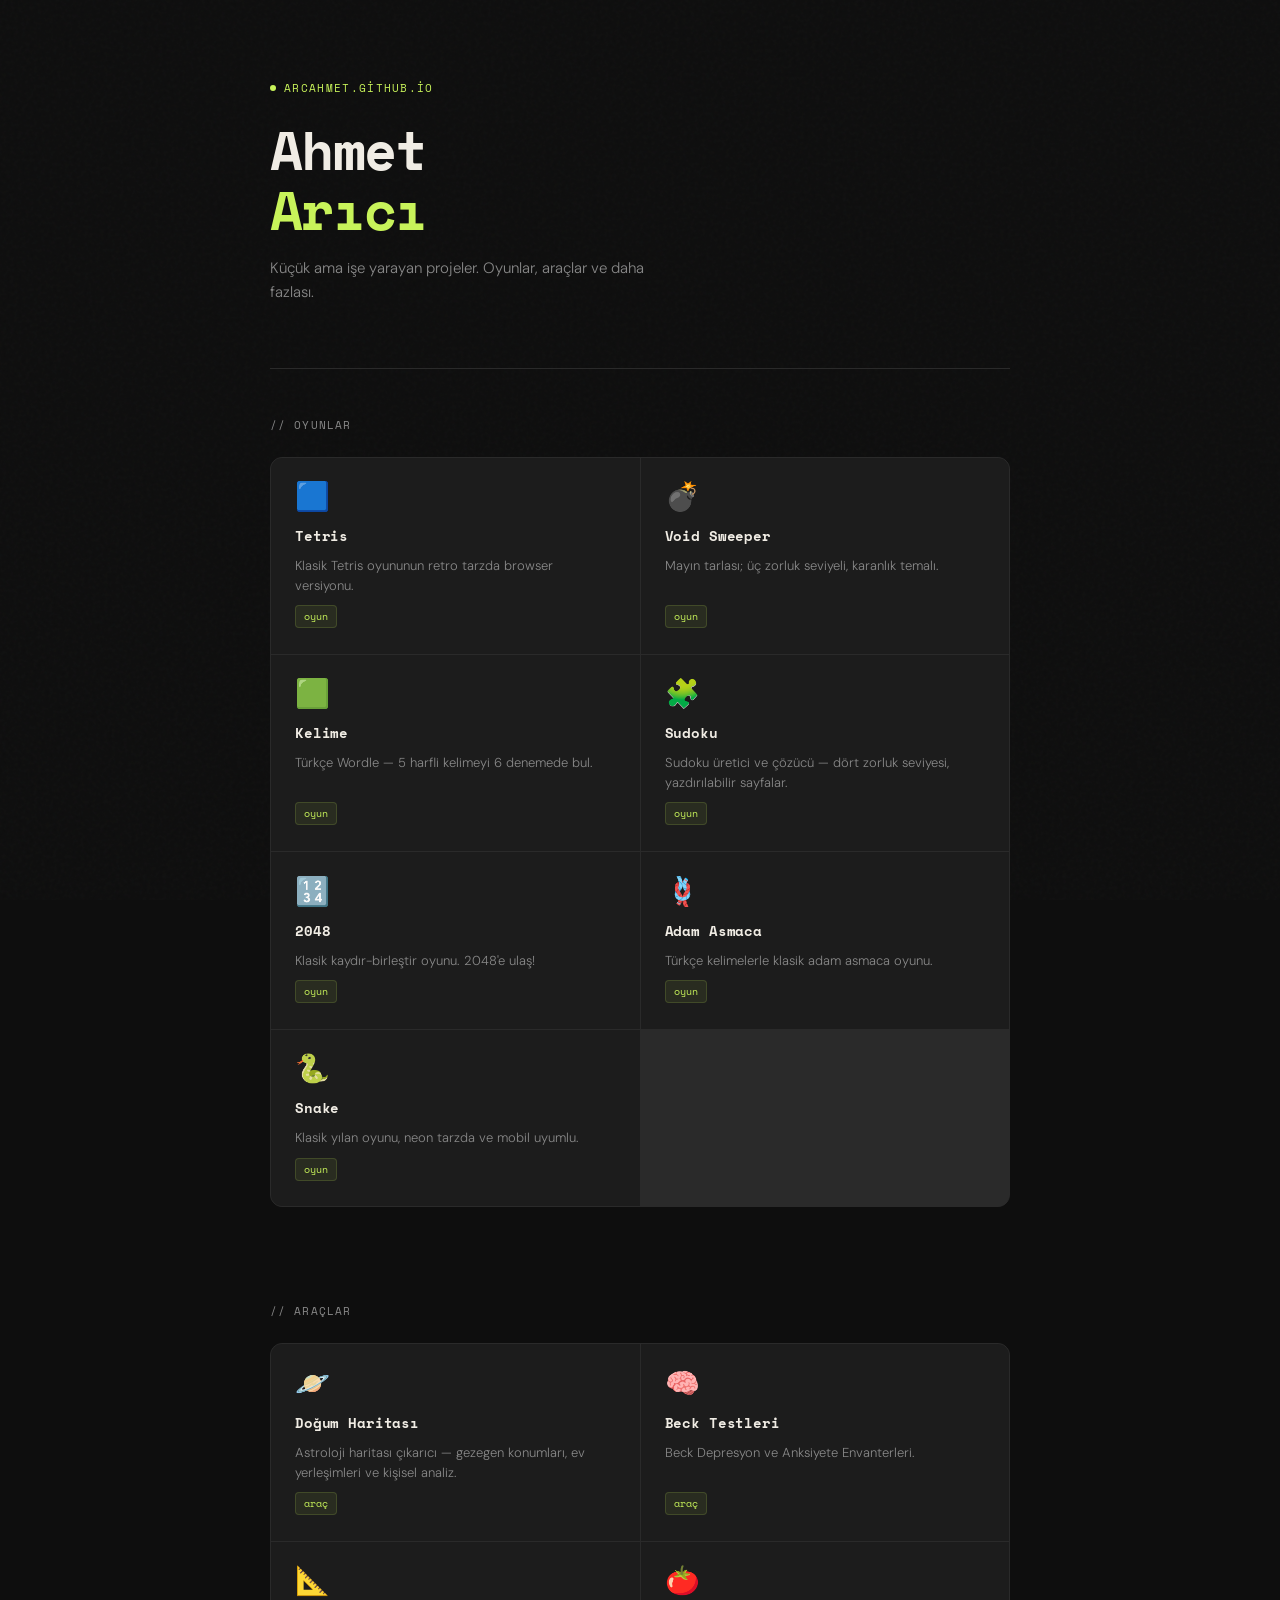
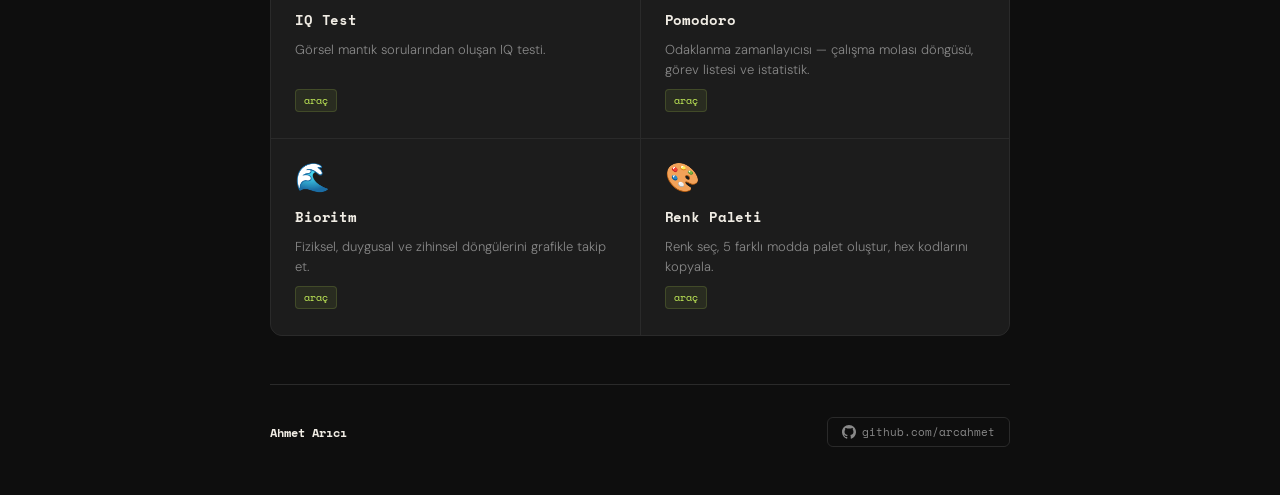
<file: index.html>
<!DOCTYPE html>
<html lang="tr">
<head>
<meta charset="UTF-8">
<meta name="viewport" content="width=device-width, initial-scale=1.0">
<title>Ahmet Arıcı — Projeler</title>
<link href="https://fonts.googleapis.com/css2?family=Space+Mono:wght@400;700&family=DM+Sans:wght@300;400;500&display=swap" rel="stylesheet">
<style>
*, *::before, *::after { box-sizing: border-box; margin: 0; padding: 0; }
:root {
    --bg: #0e0e0e;
    --surface: #161616;
    --card: #1c1c1c;
    --border: #2a2a2a;
    --border-hover: #3f3f3f;
    --text-primary: #f0ece4;
    --text-secondary: #888;
    --accent: #c8f35a;
    --accent-dim: rgba(200, 243, 90, 0.08);
    --font-mono: 'Space Mono', monospace;
    --font-sans: 'DM Sans', sans-serif;
}
body {
    background: var(--bg);
    color: var(--text-primary);
    font-family: var(--font-sans);
    min-height: 100vh;
    padding: 0 1.5rem;
}
body::before {
    content: '';
    position: fixed;
    inset: 0;
    background-image: url("data:image/svg+xml,%3Csvg viewBox='0 0 256 256' xmlns='http://www.w3.org/2000/svg'%3E%3Cfilter id='n'%3E%3CfeTurbulence type='fractalNoise' baseFrequency='0.9' numOctaves='4' stitchTiles='stitch'/%3E%3C/filter%3E%3Crect width='100%25' height='100%25' filter='url(%23n)' opacity='0.04'/%3E%3C/svg%3E");
    pointer-events: none;
    z-index: 0;
    opacity: 0.6;
}
.wrapper { max-width: 740px; margin: 0 auto; position: relative; z-index: 1; }
header { padding: 5rem 0 4rem; border-bottom: 1px solid var(--border); animation: fadeUp 0.5s ease backwards; }
.tag {
    font-family: var(--font-mono); font-size: 11px; color: var(--accent);
    letter-spacing: 0.12em; text-transform: uppercase; margin-bottom: 1.5rem;
    display: flex; align-items: center; gap: 8px;
}
.tag::before {
    content: ''; display: inline-block; width: 6px; height: 6px;
    border-radius: 50%; background: var(--accent); animation: pulse 2.4s ease-in-out infinite;
}
@keyframes pulse { 0%, 100% { opacity: 1; } 50% { opacity: 0.3; } }
h1 {
    font-family: var(--font-mono); font-size: clamp(2.2rem, 5vw, 3.4rem);
    font-weight: 700; line-height: 1.1; letter-spacing: -0.03em;
    color: var(--text-primary); margin-bottom: 1rem;
}
h1 span { color: var(--accent); }
.subtitle {
    font-size: 15px; color: var(--text-secondary); font-weight: 300;
    line-height: 1.6; max-width: 420px;
}
.section-label {
    font-family: var(--font-mono); font-size: 11px; color: var(--text-secondary);
    letter-spacing: 0.1em; text-transform: uppercase; padding: 3rem 0 1.5rem;
}
.grid {
    display: grid;
    grid-template-columns: repeat(auto-fill, minmax(280px, 1fr));
    gap: 1px; background: var(--border);
    border: 1px solid var(--border); border-radius: 12px; overflow: hidden; margin-bottom: 3rem;
}
.card {
    background: var(--card); padding: 1.6rem 1.5rem;
    display: flex; flex-direction: column; gap: 10px; text-decoration: none;
    color: inherit; transition: background 0.18s ease; position: relative; overflow: hidden;
    animation: fadeUp 0.5s ease backwards;
}
.grid:first-of-type .card:nth-child(1) { animation-delay: 0.05s; }
.grid:first-of-type .card:nth-child(2) { animation-delay: 0.1s; }
.grid:first-of-type .card:nth-child(3) { animation-delay: 0.15s; }
.grid:first-of-type .card:nth-child(4) { animation-delay: 0.2s; }
.grid:first-of-type .card:nth-child(5) { animation-delay: 0.25s; }
.grid:first-of-type .card:nth-child(6) { animation-delay: 0.3s; }
.grid:first-of-type .card:nth-child(7) { animation-delay: 0.35s; }
.grid:last-of-type .card:nth-child(1) { animation-delay: 0.05s; }
.grid:last-of-type .card:nth-child(2) { animation-delay: 0.1s; }
.grid:last-of-type .card:nth-child(3) { animation-delay: 0.15s; }
.grid:last-of-type .card:nth-child(4) { animation-delay: 0.2s; }
.grid:last-of-type .card:nth-child(5) { animation-delay: 0.25s; }
.grid:last-of-type .card:nth-child(6) { animation-delay: 0.3s; }
.card:hover { background: #212121; }
.card::after {
    content: '↗'; position: absolute; top: 1.2rem; right: 1.4rem;
    font-size: 18px; color: var(--accent); opacity: 0;
    transform: translate(-4px, 4px); transition: opacity 0.18s ease, transform 0.18s ease;
}
.card:hover::after { opacity: 1; transform: translate(0, 0); }
.card-icon { font-size: 28px; line-height: 1; margin-bottom: 4px; }
.card-title {
    font-family: var(--font-mono); font-size: 14px; font-weight: 700;
    color: var(--text-primary); letter-spacing: -0.01em;
}
.card-desc {
    font-size: 13px; color: var(--text-secondary); font-weight: 300; line-height: 1.5;
}
.card-tag {
    font-family: var(--font-mono); font-size: 10px; color: var(--accent);
    background: var(--accent-dim); border: 1px solid rgba(200, 243, 90, 0.15);
    padding: 3px 8px; border-radius: 4px; display: inline-block; margin-top: auto; width: fit-content;
}
footer {
    border-top: 1px solid var(--border); padding: 2rem 0 3rem;
    display: flex; align-items: center; justify-content: space-between; flex-wrap: wrap; gap: 1rem;
}
.footer-name { font-family: var(--font-mono); font-size: 12px; color: var(--text-secondary); }
.footer-name strong { color: var(--text-primary); font-weight: 700; }
.github-link {
    font-family: var(--font-mono); font-size: 11px; color: var(--text-secondary);
    text-decoration: none; border: 1px solid var(--border);
    padding: 6px 14px; border-radius: 6px;
    transition: border-color 0.15s, color 0.15s; display: flex; align-items: center; gap: 6px;
}
.github-link:hover { border-color: var(--border-hover); color: var(--text-primary); }
@keyframes fadeUp { from { opacity: 0; transform: translateY(16px); } to { opacity: 1; transform: translateY(0); } }
</style>
</head>
<body>
<div class="wrapper">
  <header>
    <div class="tag">arcahmet.github.io</div>
    <h1>Ahmet<br><span>Arıcı</span></h1>
    <p class="subtitle">Küçük ama işe yarayan projeler. Oyunlar, araçlar ve daha fazlası.</p>
  </header>
  <p class="section-label">// oyunlar</p>
  <div class="grid">
    <a class="card" href="tetris.html">
      <div class="card-icon">🟦</div>
      <div class="card-title">Tetris</div>
      <div class="card-desc">Klasik Tetris oyununun retro tarzda browser versiyonu.</div>
      <span class="card-tag">oyun</span>
    </a>
    <a class="card" href="minesweeper.html">
      <div class="card-icon">💣</div>
      <div class="card-title">Void Sweeper</div>
      <div class="card-desc">Mayın tarlası; üç zorluk seviyeli, karanlık temalı.</div>
      <span class="card-tag">oyun</span>
    </a>
    <a class="card" href="wordle.html">
      <div class="card-icon">🟩</div>
      <div class="card-title">Kelime</div>
      <div class="card-desc">Türkçe Wordle — 5 harfli kelimeyi 6 denemede bul.</div>
      <span class="card-tag">oyun</span>
    </a>
    <a class="card" href="sudoku.html">
      <div class="card-icon">🧩</div>
      <div class="card-title">Sudoku</div>
      <div class="card-desc">Sudoku üretici ve çözücü — dört zorluk seviyesi, yazdırılabilir sayfalar.</div>
      <span class="card-tag">oyun</span>
    </a>
    <a class="card" href="2048.html">
      <div class="card-icon">🔢</div>
      <div class="card-title">2048</div>
      <div class="card-desc">Klasik kaydır-birleştir oyunu. 2048'e ulaş!</div>
      <span class="card-tag">oyun</span>
    </a>
    <a class="card" href="adam-asmaca.html">
      <div class="card-icon">🪢</div>
      <div class="card-title">Adam Asmaca</div>
      <div class="card-desc">Türkçe kelimelerle klasik adam asmaca oyunu.</div>
      <span class="card-tag">oyun</span>
    </a>
    <a class="card" href="snake.html">
      <div class="card-icon">🐍</div>
      <div class="card-title">Snake</div>
      <div class="card-desc">Klasik yılan oyunu, neon tarzda ve mobil uyumlu.</div>
      <span class="card-tag">oyun</span>
    </a>
  </div>

  <p class="section-label">// araçlar</p>
  <div class="grid">
    <a class="card" href="dogum-haritasi.html">
      <div class="card-icon">🪐</div>
      <div class="card-title">Doğum Haritası</div>
      <div class="card-desc">Astroloji haritası çıkarıcı — gezegen konumları, ev yerleşimleri ve kişisel analiz.</div>
      <span class="card-tag">araç</span>
    </a>
    <a class="card" href="beck-testleri.html">
      <div class="card-icon">🧠</div>
      <div class="card-title">Beck Testleri</div>
      <div class="card-desc">Beck Depresyon ve Anksiyete Envanterleri.</div>
      <span class="card-tag">araç</span>
    </a>
    <a class="card" href="iq-test.html">
      <div class="card-icon">📐</div>
      <div class="card-title">IQ Test</div>
      <div class="card-desc">Görsel mantık sorularından oluşan IQ testi.</div>
      <span class="card-tag">araç</span>
    </a>
    <a class="card" href="pomodoro.html">
      <div class="card-icon">🍅</div>
      <div class="card-title">Pomodoro</div>
      <div class="card-desc">Odaklanma zamanlayıcısı — çalışma molası döngüsü, görev listesi ve istatistik.</div>
      <span class="card-tag">araç</span>
    </a>
    <a class="card" href="bioritm.html">
      <div class="card-icon">🌊</div>
      <div class="card-title">Bioritm</div>
      <div class="card-desc">Fiziksel, duygusal ve zihinsel döngülerini grafikle takip et.</div>
      <span class="card-tag">araç</span>
    </a>
    <a class="card" href="renk-paleti.html">
      <div class="card-icon">🎨</div>
      <div class="card-title">Renk Paleti</div>
      <div class="card-desc">Renk seç, 5 farklı modda palet oluştur, hex kodlarını kopyala.</div>
      <span class="card-tag">araç</span>
    </a>
  </div>
  <footer>
    <span class="footer-name"><strong>Ahmet Arıcı</strong></span>
    <a class="github-link" href="https://github.com/arcahmet" target="_blank">
      <svg width="14" height="14" viewBox="0 0 24 24" fill="currentColor"><path d="M12 0C5.374 0 0 5.373 0 12c0 5.302 3.438 9.8 8.207 11.387.599.111.793-.261.793-.577v-2.234c-3.338.726-4.033-1.416-4.033-1.416-.546-1.387-1.333-1.756-1.333-1.756-1.089-.745.083-.729.083-.729 1.205.084 1.839 1.237 1.839 1.237 1.07 1.834 2.807 1.304 3.492.997.107-.775.418-1.305.762-1.604-2.665-.305-5.467-1.334-5.467-5.931 0-1.311.469-2.381 1.236-3.221-.124-.303-.535-1.524.117-3.176 0 0 1.008-.322 3.301 1.23A11.509 11.509 0 0 1 12 5.803c1.02.005 2.047.138 3.006.404 2.291-1.552 3.297-1.23 3.297-1.23.653 1.653.242 2.874.118 3.176.77.84 1.235 1.911 1.235 3.221 0 4.609-2.807 5.624-5.479 5.929.43.372.823 1.102.823 2.222v3.293c0 .319.192.694.801.576C20.566 21.797 24 17.3 24 12c0-6.627-5.373-12-12-12z"/></svg>
      github.com/arcahmet
    </a>
  </footer>
</div>
</body>
</html>
</file>
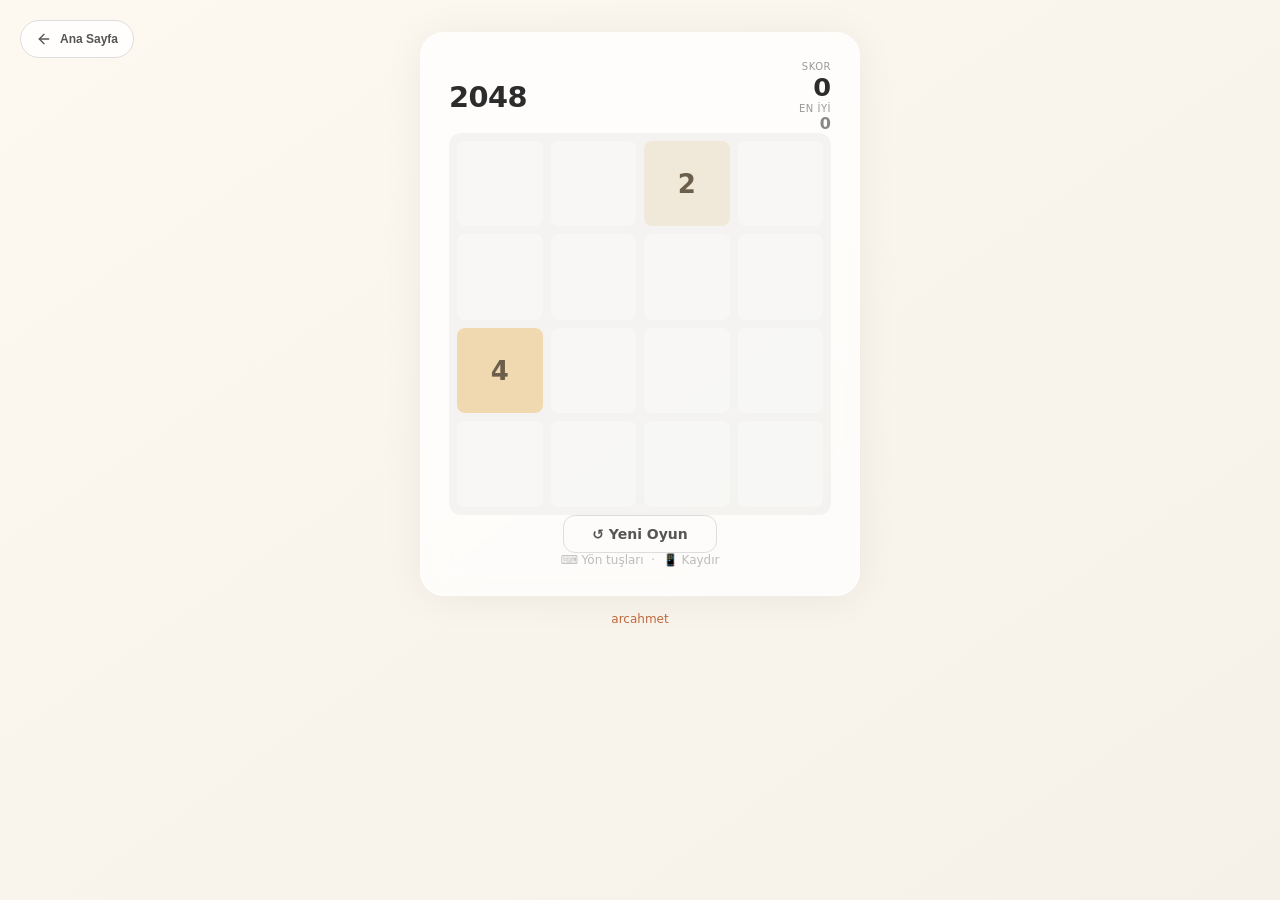
<file: 2048.html>
<!DOCTYPE html>
<html lang="tr">
<head>
<meta charset="UTF-8">
<meta name="viewport" content="width=device-width, initial-scale=1.0, user-scalable=no">
<title>2048</title>
<style>
*, *::before, *::after { box-sizing: border-box; margin: 0; padding: 0; }
body {
    font-family: 'Segoe UI', system-ui, sans-serif;
    background: linear-gradient(145deg, #fef9f0 0%, #f5f0e8 100%);
    color: #2c2c2c;
    min-height: 100vh;
    display: flex;
    justify-content: center;
    padding: 32px 16px;
    user-select: none;
    -webkit-user-select: none;
}
.container { max-width: 440px; width: 100%; display: flex; flex-direction: column; gap: 16px; }
.card {
    background: rgba(255,255,255,0.75);
    backdrop-filter: blur(12px);
    border-radius: 24px;
    padding: 28px;
    box-shadow: 0 2px 40px rgba(0,0,0,0.06);
    border: 1px solid rgba(255,255,255,0.5);
}
.header {
    display: flex;
    align-items: center;
    justify-content: space-between;
}
h1 { font-size: 1.8rem; font-weight: 700; letter-spacing: -0.02em; }
h1 span { background: #fde7d8; padding: 2px 12px; border-radius: 40px; font-size: 0.7rem; font-weight: 500; color: #c06a3e; margin-left: 6px; }
.score-box {
    text-align: right;
}
.score-box .label { font-size: 10px; text-transform: uppercase; color: #999; letter-spacing: 0.05em; }
.score-box .value {
    font-size: 1.6rem; font-weight: 700; font-variant-numeric: tabular-nums;
    line-height: 1.2; color: #2c2c2c;
}
.score-box .value.best { font-size: 1rem; color: #888; }
.grid-wrap {
    position: relative;
    width: 100%;
    aspect-ratio: 1;
    background: rgba(0,0,0,0.04);
    border-radius: 12px;
    touch-action: none;
}
.grid-bg {
    display: grid;
    grid-template-columns: repeat(4, 1fr);
    grid-template-rows: repeat(4, 1fr);
    gap: 8px;
    padding: 8px;
    position: absolute;
    inset: 0;
}
.bg-cell {
    background: rgba(255,255,255,0.35);
    border-radius: 8px;
}
.grid-tiles {
    position: absolute;
    inset: 0;
    padding: 8px;
}
.tile {
    position: absolute;
    border-radius: 8px;
    display: flex;
    align-items: center;
    justify-content: center;
    font-weight: 700;
    transition: top 0.1s ease, left 0.1s ease;
    animation: appear 0.15s ease;
}
@keyframes appear { from { transform: scale(0); opacity: 0; } to { transform: scale(1); opacity: 1; } }
.tile-merged { animation: merge 0.15s ease; }
@keyframes merge { 0% { transform: scale(1); } 50% { transform: scale(1.15); } 100% { transform: scale(1); } }
.controls {
    display: flex;
    gap: 10px;
    justify-content: center;
}
.btn {
    padding: 10px 28px;
    border-radius: 12px;
    border: none;
    font-size: 14px;
    font-weight: 600;
    cursor: pointer;
    transition: all 0.2s;
    font-family: inherit;
    background: #c06a3e;
    color: #fff;
}
.btn:hover { background: #a85932; transform: translateY(-1px); }
.btn-secondary { background: transparent; border: 1px solid #ddd; color: #555; }
.btn-secondary:hover { border-color: #c06a3e; color: #c06a3e; }
.game-over {
    display: none;
    position: absolute;
    inset: 0;
    background: rgba(255,255,255,0.6);
    backdrop-filter: blur(4px);
    border-radius: 12px;
    flex-direction: column;
    align-items: center;
    justify-content: center;
    gap: 12px;
    z-index: 10;
}
.game-over.show { display: flex; }
.game-over .emoji { font-size: 40px; }
.game-over .msg { font-size: 18px; font-weight: 600; }
.hint { font-size: 12px; color: #bbb; text-align: center; }
footer { text-align: center; font-size: 12px; color: #ccc; }
footer a { color: #c06a3e; text-decoration: none; }
@media (max-width: 440px) {
    .card { padding: 20px 16px; }
    h1 { font-size: 1.4rem; }
    .score-box .value { font-size: 1.3rem; }
}

/* Back to Home Button */
.back-btn {
    position: fixed;
    top: 20px;
    left: 20px;
    z-index: 1000;
    text-decoration: none;
    color: #555;
    background: rgba(255, 255, 255, 0.8);
    padding: 10px 15px;
    border-radius: 30px;
    font-family: 'Segoe UI', sans-serif;
    font-size: 12px;
    font-weight: 600;
    border: 1px solid #ddd;
    backdrop-filter: blur(5px);
    display: flex;
    align-items: center;
    gap: 8px;
    transition: all 0.2s;
}
.back-btn:hover {
    border-color: #c06a3e;
    color: #c06a3e;
    transform: translateX(4px);
}
@media (max-width: 768px) {
    .back-btn {
        top: 10px;
        left: 10px;
        padding: 8px 12px;
        font-size: 11px;
    }
}
</style>
</head>
<body>

<a href="index.html" class="back-btn">
    <svg width="16" height="16" viewBox="0 0 24 24" fill="none" stroke="currentColor" stroke-width="2" stroke-linecap="round" stroke-linejoin="round"><line x1="19" y1="12" x2="5" y2="12"></line><polyline points="12 19 5 12 12 5"></polyline></svg>
    Ana Sayfa
</a>

<div class="container">
    <div class="card">
        <div class="header">
            <h1>2048</h1>
            <div>
                <div class="score-box"><div class="label">Skor</div><div class="value" id="score">0</div></div>
                <div class="score-box"><div class="label">En iyi</div><div class="value best" id="bestScore">0</div></div>
            </div>
        </div>
        <div class="grid-wrap" id="gridWrap">
            <div class="grid-bg" id="gridBg"></div>
            <div class="grid-tiles" id="tiles"></div>
            <div class="game-over" id="gameOver">
                <div class="emoji">🎯</div>
                <div class="msg">Oyun Bitti!</div>
                <button class="btn" id="retryBtn">Tekrar Dene</button>
            </div>
        </div>
        <div class="controls">
            <button class="btn btn-secondary" id="newGameBtn">↺ Yeni Oyun</button>
        </div>
        <div class="hint">⌨️ Yön tuşları &nbsp;·&nbsp; 📱 Kaydır</div>
    </div>
    <footer><a href="https://arcahmet.github.io">arcahmet</a></footer>
</div>

<script>
const SIZE = 4;
const TILE_COLORS = {
    2:    { bg: '#f0e8d8', fg: '#6b5e4a' },
    4:    { bg: '#f0d8b0', fg: '#6b5e4a' },
    8:    { bg: '#f0b078', fg: '#fff' },
    16:   { bg: '#f09060', fg: '#fff' },
    32:   { bg: '#f07050', fg: '#fff' },
    64:   { bg: '#e05030', fg: '#fff' },
    128:  { bg: '#e0c040', fg: '#fff' },
    256:  { bg: '#e0c020', fg: '#fff' },
    512:  { bg: '#e0b000', fg: '#fff' },
    1024: { bg: '#e0a000', fg: '#fff' },
    2048: { bg: '#f0d000', fg: '#fff' },
};
const DEFAULT = { bg: '#e0c080', fg: '#fff' };

let grid = [];
let score = 0;
let bestScore = parseInt(localStorage.getItem('best2048') || '0');
let gameRunning = true;

function emptyGrid() {
    return Array.from({length: SIZE}, () => Array(SIZE).fill(null));
}

function cloneGrid(g) {
    return g.map(r => [...r]);
}

function addRandom() {
    const empty = [];
    for (let r = 0; r < SIZE; r++)
        for (let c = 0; c < SIZE; c++)
            if (!grid[r][c]) empty.push([r, c]);
    if (!empty.length) return;
    const [r, c] = empty[Math.floor(Math.random() * empty.length)];
    grid[r][c] = Math.random() < 0.9 ? 2 : 4;
}

function slideRow(row) {
    let arr = row.filter(v => v !== null);
    let merged = [];
    let pts = 0;
    for (let i = 0; i < arr.length; i++) {
        if (i + 1 < arr.length && arr[i] === arr[i + 1]) {
            merged.push(arr[i] * 2);
            pts += arr[i] * 2;
            i++;
        } else {
            merged.push(arr[i]);
        }
    }
    while (merged.length < SIZE) merged.push(null);
    return { row: merged, points: pts };
}

function moveLeft() {
    let moved = false;
    let totalPts = 0;
    for (let r = 0; r < SIZE; r++) {
        const { row, points } = slideRow(grid[r]);
        totalPts += points;
        if (JSON.stringify(row) !== JSON.stringify(grid[r])) moved = true;
        grid[r] = row;
    }
    return { moved, points: totalPts };
}

function moveRight() {
    let moved = false;
    let totalPts = 0;
    for (let r = 0; r < SIZE; r++) {
        const rev = [...grid[r]].reverse();
        const { row, points } = slideRow(rev);
        totalPts += points;
        const result = [...row].reverse();
        if (JSON.stringify(result) !== JSON.stringify(grid[r])) moved = true;
        grid[r] = result;
    }
    return { moved, points: totalPts };
}

function moveUp() {
    let moved = false;
    let totalPts = 0;
    for (let c = 0; c < SIZE; c++) {
        const col = grid.map(r => r[c]);
        const { row, points } = slideRow(col);
        totalPts += points;
        for (let r = 0; r < SIZE; r++) {
            if (grid[r][c] !== row[r]) moved = true;
            grid[r][c] = row[r];
        }
    }
    return { moved, points: totalPts };
}

function moveDown() {
    let moved = false;
    let totalPts = 0;
    for (let c = 0; c < SIZE; c++) {
        const col = grid.map(r => r[c]).reverse();
        const { row, points } = slideRow(col);
        totalPts += points;
        const result = [...row].reverse();
        for (let r = 0; r < SIZE; r++) {
            if (grid[r][c] !== result[r]) moved = true;
            grid[r][c] = result[r];
        }
    }
    return { moved, points: totalPts };
}

function canMove() {
    for (let r = 0; r < SIZE; r++)
        for (let c = 0; c < SIZE; c++) {
            if (!grid[r][c]) return true;
            if (c + 1 < SIZE && grid[r][c] === grid[r][c + 1]) return true;
            if (r + 1 < SIZE && grid[r][c] === grid[r + 1][c]) return true;
        }
    return false;
}

function handleMove(dir) {
    if (!gameRunning) return false;
    let result;
    switch (dir) {
        case 'left': result = moveLeft(); break;
        case 'right': result = moveRight(); break;
        case 'up': result = moveUp(); break;
        case 'down': result = moveDown(); break;
    }
    if (!result.moved) return false;
    score += result.points;
    if (score > bestScore) {
        bestScore = score;
        localStorage.setItem('best2048', bestScore);
    }
    addRandom();
    render();
    if (!canMove()) {
        gameRunning = false;
        document.getElementById('gameOver').classList.add('show');
    }
    return true;
}

function newGame() {
    grid = emptyGrid();
    score = 0;
    gameRunning = true;
    document.getElementById('gameOver').classList.remove('show');
    addRandom();
    addRandom();
    render();
}

function render() {
    const container = document.getElementById('tiles');
    container.innerHTML = '';
    const gap = 8;
    const totalGap = (SIZE + 1) * gap;
    const size = container.clientWidth || (container.parentElement.clientWidth - 16);

    const cellSize = (size - totalGap) / SIZE;

    for (let r = 0; r < SIZE; r++) {
        for (let c = 0; c < SIZE; c++) {
            const val = grid[r][c];
            if (!val) continue;
            const colors = TILE_COLORS[val] || DEFAULT;
            const tile = document.createElement('div');
            tile.className = 'tile';
            tile.style.width = `${cellSize}px`;
            tile.style.height = `${cellSize}px`;
            tile.style.top = `${gap + r * (cellSize + gap)}px`;
            tile.style.left = `${gap + c * (cellSize + gap)}px`;
            tile.style.background = colors.bg;
            tile.style.color = colors.fg;
            tile.style.fontSize = val >= 1000 ? '18px' : val >= 100 ? '22px' : '26px';
            tile.textContent = val;
            container.appendChild(tile);
        }
    }

    document.getElementById('score').textContent = score;
    document.getElementById('bestScore').textContent = bestScore;
}

// Keyboard
document.addEventListener('keydown', (e) => {
    const map = {
        ArrowLeft: 'left', ArrowRight: 'right',
        ArrowUp: 'up', ArrowDown: 'down',
    };
    if (map[e.key]) { e.preventDefault(); handleMove(map[e.key]); }
});

// Touch/swipe
let touchStartX = 0, touchStartY = 0;
const wrap = document.getElementById('gridWrap');
wrap.addEventListener('touchstart', (e) => {
    const t = e.touches[0];
    touchStartX = t.clientX;
    touchStartY = t.clientY;
}, { passive: true });
wrap.addEventListener('touchend', (e) => {
    const t = e.changedTouches[0];
    const dx = t.clientX - touchStartX;
    const dy = t.clientY - touchStartY;
    const absDx = Math.abs(dx), absDy = Math.abs(dy);
    if (Math.max(absDx, absDy) < 20) return;
    if (absDx > absDy) {
        handleMove(dx > 0 ? 'right' : 'left');
    } else {
        handleMove(dy > 0 ? 'down' : 'up');
    }
}, { passive: true });

document.getElementById('newGameBtn').addEventListener('click', newGame);
document.getElementById('retryBtn').addEventListener('click', newGame);

// Init bg cells
const bg = document.getElementById('gridBg');
for (let i = 0; i < SIZE * SIZE; i++) {
    const c = document.createElement('div');
    c.className = 'bg-cell';
    bg.appendChild(c);
}

newGame();

// Re-render on resize
let resizeTimer;
window.addEventListener('resize', () => {
    clearTimeout(resizeTimer);
    resizeTimer = setTimeout(render, 100);
});
</script>
</body>
</html>
</file>
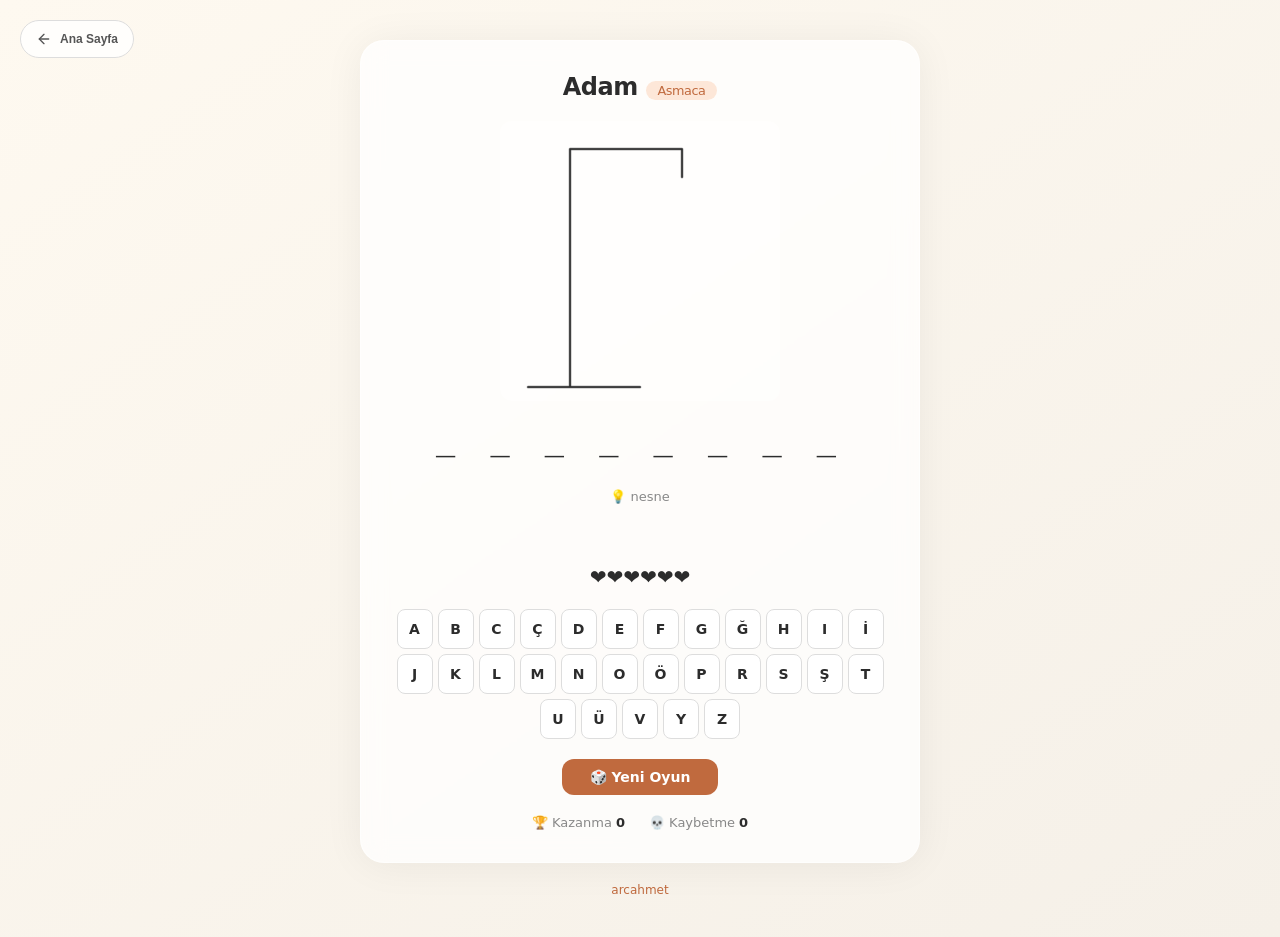
<file: adam-asmaca.html>
<!DOCTYPE html>
<html lang="tr">
<head>
<meta charset="UTF-8">
<meta name="viewport" content="width=device-width, initial-scale=1.0">
<title>Adam Asmaca</title>
<style>
*, *::before, *::after { box-sizing: border-box; margin: 0; padding: 0; }
body {
    font-family: 'Segoe UI', system-ui, sans-serif;
    background: linear-gradient(145deg, #fef9f0 0%, #f5f0e8 100%);
    color: #2c2c2c;
    min-height: 100vh;
    display: flex;
    justify-content: center;
    padding: 40px 16px;
}
.container { max-width: 560px; width: 100%; display: flex; flex-direction: column; gap: 20px; }
.card {
    background: rgba(255,255,255,0.75);
    backdrop-filter: blur(12px);
    border-radius: 24px;
    padding: 32px 28px;
    box-shadow: 0 2px 40px rgba(0,0,0,0.06);
    border: 1px solid rgba(255,255,255,0.5);
    display: flex;
    flex-direction: column;
    align-items: center;
    gap: 20px;
}
h1 { font-size: 1.5rem; font-weight: 600; letter-spacing: -0.02em; }
h1 span { background: #fde7d8; padding: 2px 12px; border-radius: 40px; font-size: 0.8rem; font-weight: 500; color: #c06a3e; }
canvas { width: 100%; max-width: 280px; aspect-ratio: 1; display: block; border-radius: 12px; background: rgba(255,255,255,0.4); }
.word-display {
    font-size: 2rem;
    font-weight: 700;
    letter-spacing: 8px;
    font-family: 'Courier New', monospace;
    text-transform: uppercase;
    min-height: 3rem;
    display: flex;
    align-items: center;
    justify-content: center;
}
.hint { font-size: 13px; color: #888; }
.wrong-letters { font-size: 14px; color: #b06040; min-height: 1.5em; font-weight: 500; }
.lives {
    display: flex;
    gap: 4px;
    font-size: 20px;
}
.lives .lost { opacity: 0.2; }
.keyboard {
    display: flex;
    flex-wrap: wrap;
    gap: 5px;
    justify-content: center;
}
.key {
    width: 36px;
    height: 40px;
    border-radius: 8px;
    border: 1px solid #ddd;
    font-size: 14px;
    font-weight: 600;
    cursor: pointer;
    background: #fff;
    color: #2c2c2c;
    transition: all 0.15s;
    font-family: inherit;
    display: flex;
    align-items: center;
    justify-content: center;
}
.key:hover { border-color: #c06a3e; color: #c06a3e; }
.key.used { background: #f0f0f0; color: #ccc; border-color: #eee; cursor: default; pointer-events: none; }
.key.wrong { background: #fde7d8; color: #c06a3e; border-color: #f0c0b0; }
.key.correct { background: #e0f0e0; color: #3a8a5a; border-color: #b0d8b0; }
.controls { display: flex; gap: 10px; }
.btn {
    padding: 10px 28px;
    border-radius: 12px;
    border: none;
    font-size: 14px;
    font-weight: 600;
    cursor: pointer;
    transition: all 0.2s;
    font-family: inherit;
    background: #c06a3e;
    color: #fff;
}
.btn:hover { background: #a85932; transform: translateY(-1px); }
.btn-secondary {
    background: transparent;
    border: 1px solid #ddd;
    color: #555;
}
.btn-secondary:hover { border-color: #c06a3e; color: #c06a3e; }
.result-overlay {
    display: none;
    flex-direction: column;
    align-items: center;
    gap: 12px;
    padding: 20px;
    text-align: center;
}
.result-overlay.show { display: flex; }
.result-overlay .emoji { font-size: 48px; }
.result-overlay .msg { font-size: 18px; font-weight: 600; }
.result-overlay .word { font-size: 24px; font-weight: 700; color: #c06a3e; letter-spacing: 4px; font-family: 'Courier New', monospace; }
.score-row {
    display: flex;
    gap: 24px;
    font-size: 13px;
    color: #888;
}
.score-row span { display: flex; align-items: center; gap: 4px; }
.score-row strong { color: #2c2c2c; }
footer { text-align: center; font-size: 12px; color: #ccc; }
footer a { color: #c06a3e; text-decoration: none; }

/* Back to Home Button */
.back-btn {
    position: fixed;
    top: 20px;
    left: 20px;
    z-index: 1000;
    text-decoration: none;
    color: #555;
    background: rgba(255, 255, 255, 0.8);
    padding: 10px 15px;
    border-radius: 30px;
    font-family: 'Segoe UI', sans-serif;
    font-size: 12px;
    font-weight: 600;
    border: 1px solid #ddd;
    backdrop-filter: blur(5px);
    display: flex;
    align-items: center;
    gap: 8px;
    transition: all 0.2s;
}
.back-btn:hover {
    border-color: #c06a3e;
    color: #c06a3e;
    transform: translateX(4px);
}
@media (max-width: 768px) {
    .back-btn {
        top: 10px;
        left: 10px;
        padding: 8px 12px;
        font-size: 11px;
    }
}
</style>
</head>
<body>

<a href="index.html" class="back-btn">
    <svg width="16" height="16" viewBox="0 0 24 24" fill="none" stroke="currentColor" stroke-width="2" stroke-linecap="round" stroke-linejoin="round"><line x1="19" y1="12" x2="5" y2="12"></line><polyline points="12 19 5 12 12 5"></polyline></svg>
    Ana Sayfa
</a>

<div class="container">
    <div class="card">
        <h1>Adam <span>Asmaca</span></h1>
        <canvas id="canvas" width="400" height="400"></canvas>

        <div class="word-display" id="wordDisplay"></div>
        <div class="hint" id="hintDisplay"></div>
        <div class="wrong-letters" id="wrongLetters"></div>
        <div class="lives" id="livesDisplay"></div>

        <div class="keyboard" id="keyboard"></div>

        <div class="result-overlay" id="resultOverlay">
            <div class="emoji" id="resultEmoji"></div>
            <div class="msg" id="resultMsg"></div>
            <div class="word" id="resultWord"></div>
        </div>

        <div class="controls">
            <button class="btn" id="newGameBtn">🎲 Yeni Oyun</button>
        </div>

        <div class="score-row">
            <span>🏆 Kazanma <strong id="winCount">0</strong></span>
            <span>💀 Kaybetme <strong id="loseCount">0</strong></span>
        </div>
    </div>
    <footer><a href="https://arcahmet.github.io">arcahmet</a></footer>
</div>

<script>
const WORDS = [
    { word: 'istanbul', hint: 'şehir' },
    { word: 'kelebek', hint: 'hayvan' },
    { word: 'pazartesi', hint: 'gün' },
    { word: 'çikolata', hint: 'yiyecek' },
    { word: 'kitap', hint: 'nesne' },
    { word: 'bilgisayar', hint: 'nesne' },
    { word: 'penguen', hint: 'hayvan' },
    { word: 'ayçiçeği', hint: 'bitki' },
    { word: 'sandalye', hint: 'nesne' },
    { word: 'telefon', hint: 'nesne' },
    { word: 'portakal', hint: 'meyve' },
    { word: 'bisiklet', hint: 'nesne' },
    { word: 'denizanası', hint: 'hayvan' },
    { word: 'kütüphane', hint: 'yer' },
    { word: 'yıldırım', hint: 'doğa' },
    { word: 'merdiven', hint: 'nesne' },
    { word: 'kaplumbağa', hint: 'hayvan' },
    { word: 'anahtar', hint: 'nesne' },
    { word: 'gökyüzü', hint: 'doğa' },
    { word: 'makarna', hint: 'yiyecek' },
];

const TURKISH_LETTERS = 'ABCÇDEFGĞHIİJKLMNOÖPRSŞTUÜVYZ'.split('');
const MAX_WRONG = 6;

let current = null;
let guessed = [];
let wrongCount = 0;
let wins = parseInt(localStorage.getItem('hangmanWins') || '0');
let losses = parseInt(localStorage.getItem('hangmanLosses') || '0');

const canvas = document.getElementById('canvas');
const ctx = canvas.getContext('2d');

function drawHangman(stage) {
    ctx.clearRect(0, 0, 400, 400);
    ctx.strokeStyle = '#2c2c2c';
    ctx.lineWidth = 3;
    ctx.lineCap = 'round';

    // Gallows
    ctx.beginPath();
    ctx.moveTo(40, 380); ctx.lineTo(200, 380); // base
    ctx.moveTo(100, 380); ctx.lineTo(100, 40);  // pole
    ctx.moveTo(100, 40); ctx.lineTo(260, 40);   // top
    ctx.moveTo(260, 40); ctx.lineTo(260, 80);   // rope
    ctx.stroke();

    if (stage <= 0) return;

    // Head
    ctx.beginPath();
    ctx.arc(260, 110, 28, 0, Math.PI * 2);
    ctx.stroke();
    if (stage <= 1) return;

    // Body
    ctx.beginPath();
    ctx.moveTo(260, 138);
    ctx.lineTo(260, 240);
    ctx.stroke();
    if (stage <= 2) return;

    // Left arm
    ctx.beginPath();
    ctx.moveTo(260, 160);
    ctx.lineTo(210, 200);
    ctx.stroke();
    if (stage <= 3) return;

    // Right arm
    ctx.beginPath();
    ctx.moveTo(260, 160);
    ctx.lineTo(310, 200);
    ctx.stroke();
    if (stage <= 4) return;

    // Left leg
    ctx.beginPath();
    ctx.moveTo(260, 240);
    ctx.lineTo(210, 310);
    ctx.stroke();
    if (stage <= 5) return;

    // Right leg
    ctx.beginPath();
    ctx.moveTo(260, 240);
    ctx.lineTo(310, 310);
    ctx.stroke();
}

function newGame() {
    current = WORDS[Math.floor(Math.random() * WORDS.length)];
    guessed = [];
    wrongCount = 0;
    document.getElementById('resultOverlay').classList.remove('show');
    document.getElementById('wordDisplay').style.display = '';
    drawHangman(0);
    renderKeyboard();
    updateDisplay();
}

function updateDisplay() {
    const display = current.word.split('').map(c => guessed.includes(c) ? c : '_').join(' ');
    document.getElementById('wordDisplay').textContent = display;
    document.getElementById('hintDisplay').textContent = `💡 ${current.hint}`;

    const wrong = guessed.filter(c => !current.word.includes(c));
    document.getElementById('wrongLetters').textContent = wrong.length ? `❌ ${wrong.join(', ')}` : '';

    const hearts = '❤️'.repeat(MAX_WRONG - wrongCount) + '🖤'.repeat(wrongCount);
    document.getElementById('livesDisplay').innerHTML = hearts;

    if (!display.includes('_')) {
        endGame(true);
    }
}

function guess(letter) {
    if (!current || guessed.includes(letter)) return;
    guessed.push(letter);

    if (!current.word.includes(letter)) {
        wrongCount++;
        drawHangman(wrongCount);
        if (wrongCount >= MAX_WRONG) {
            endGame(false);
        }
    }
    renderKeyboard();
    updateDisplay();
}

function endGame(won) {
    document.getElementById('wordDisplay').style.display = 'none';
    document.getElementById('resultOverlay').classList.add('show');
    document.getElementById('resultEmoji').textContent = won ? '🎉' : '💀';
    document.getElementById('resultMsg').textContent = won ? 'Tebrikler, bildin!' : 'Bilemedin!';
    document.getElementById('resultWord').textContent = current.word.toUpperCase();

    if (won) { wins++; localStorage.setItem('hangmanWins', wins); }
    else { losses++; localStorage.setItem('hangmanLosses', losses); }
    document.getElementById('winCount').textContent = wins;
    document.getElementById('loseCount').textContent = losses;
}

function renderKeyboard() {
    const el = document.getElementById('keyboard');
    el.innerHTML = '';
    TURKISH_LETTERS.forEach(c => {
        const btn = document.createElement('button');
        btn.className = 'key';
        btn.textContent = c;
        if (guessed.includes(c)) {
            btn.classList.add('used');
            btn.classList.add(current.word.includes(c) ? 'correct' : 'wrong');
        }
        btn.addEventListener('click', () => guess(c));
        el.appendChild(btn);
    });
}

document.getElementById('newGameBtn').addEventListener('click', newGame);

document.addEventListener('keydown', (e) => {
    const c = e.key.toUpperCase();
    if (c === 'ENTER') { newGame(); return; }
    if (TURKISH_LETTERS.includes(c) && !guessed.includes(c) && current) {
        guess(c);
    }
});

document.getElementById('winCount').textContent = wins;
document.getElementById('loseCount').textContent = losses;
newGame();
</script>
</body>
</html>
</file>
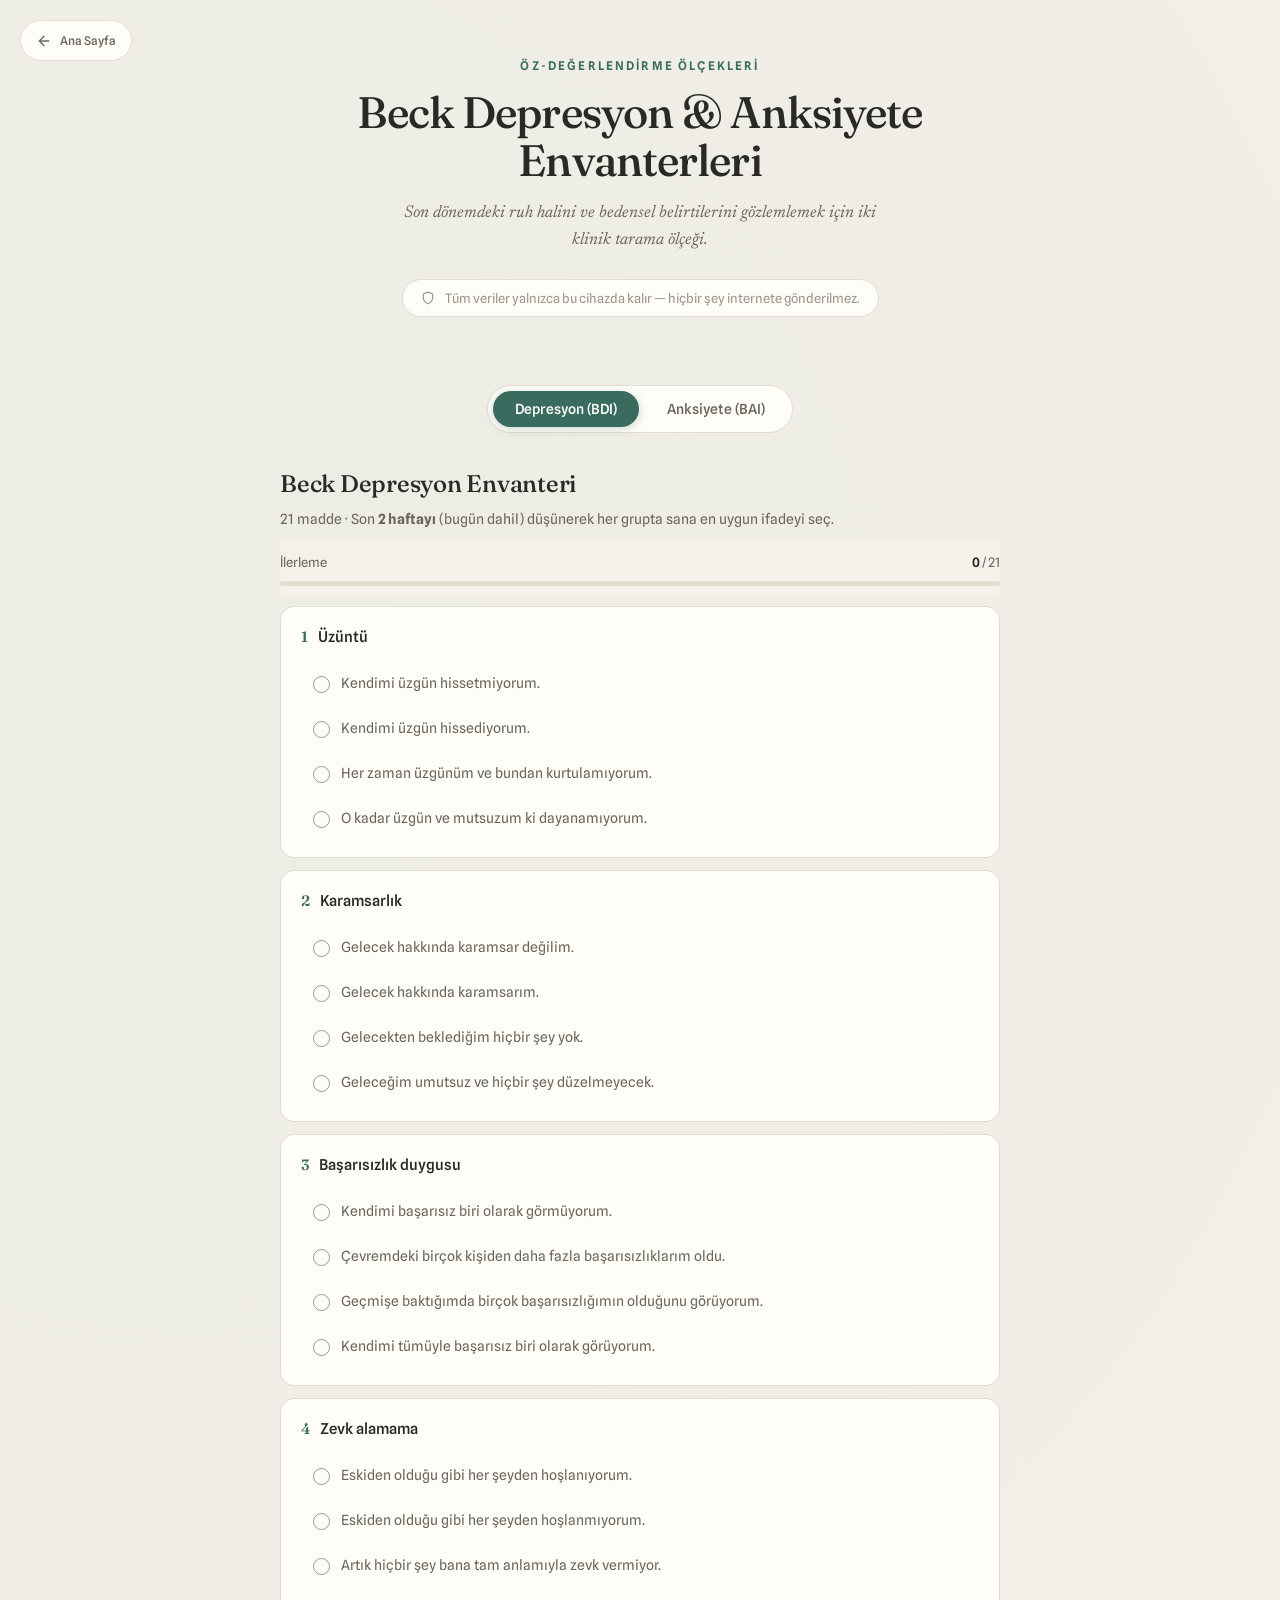
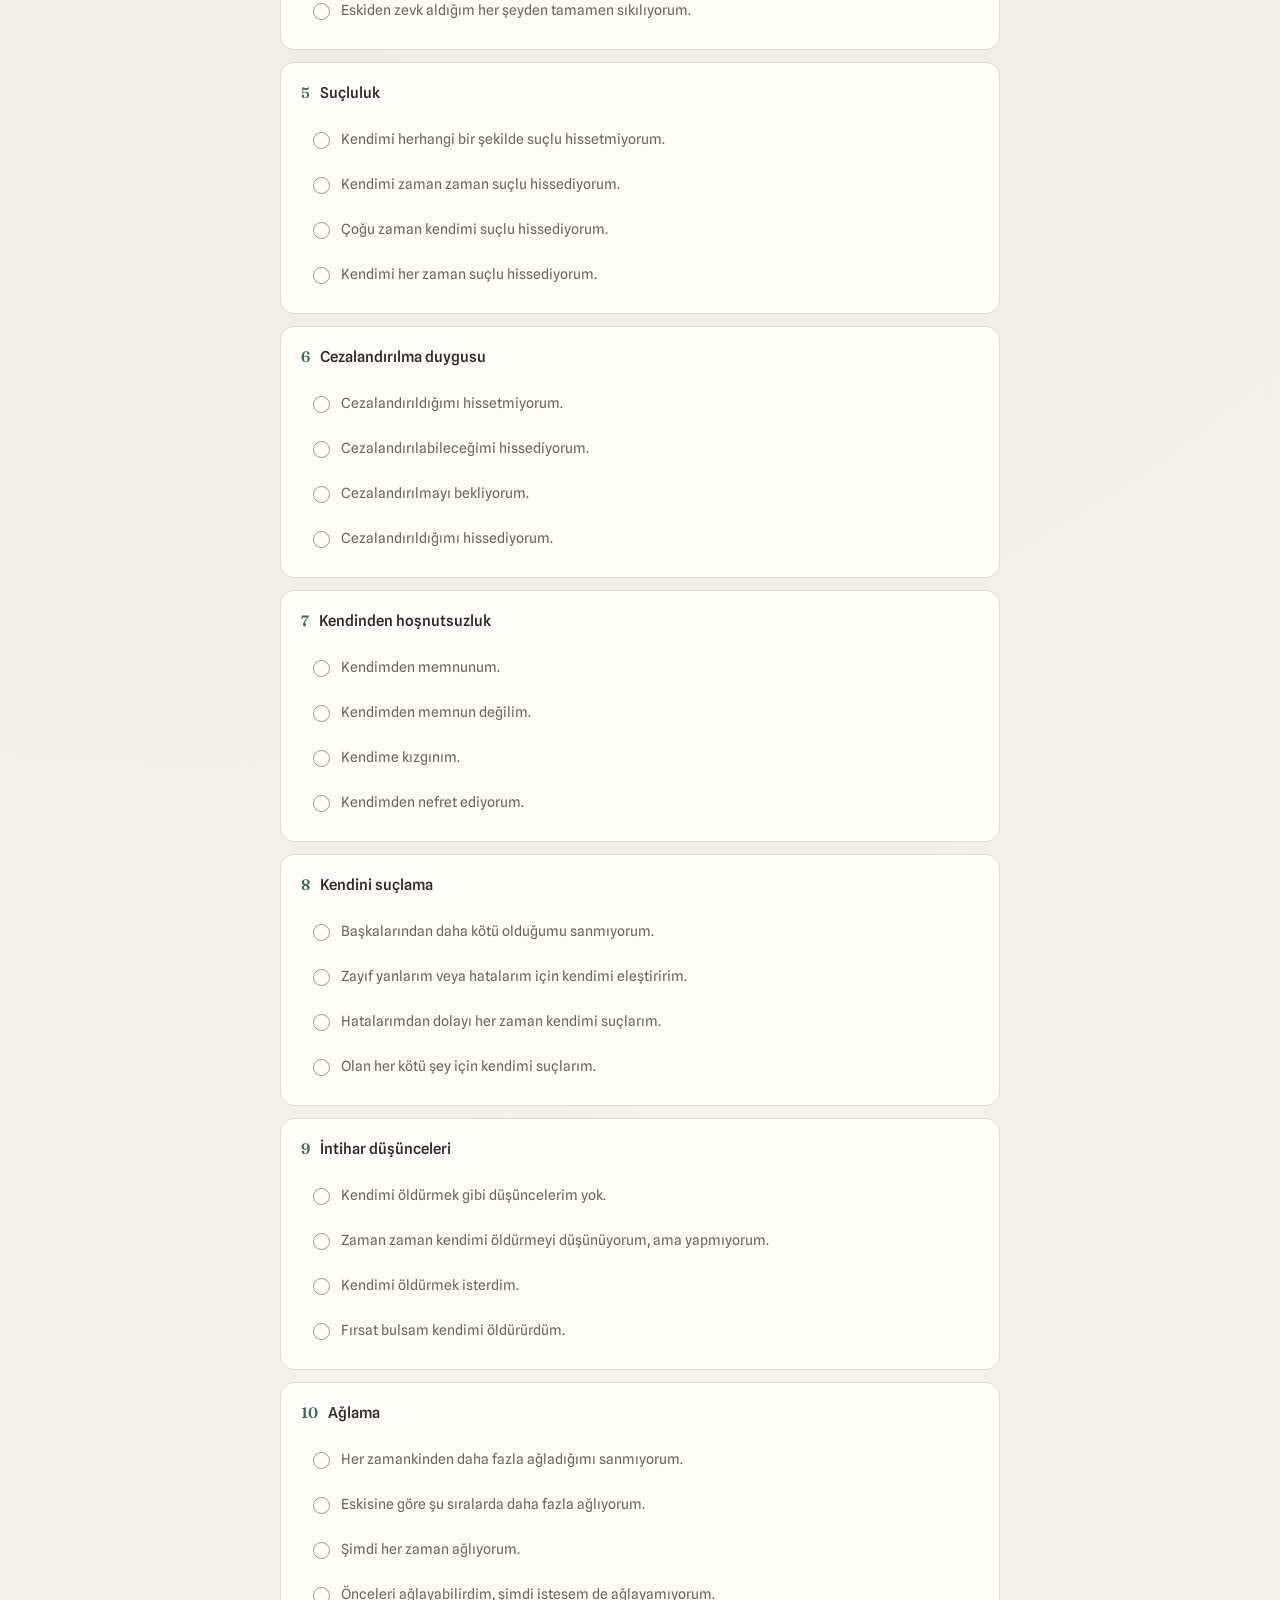
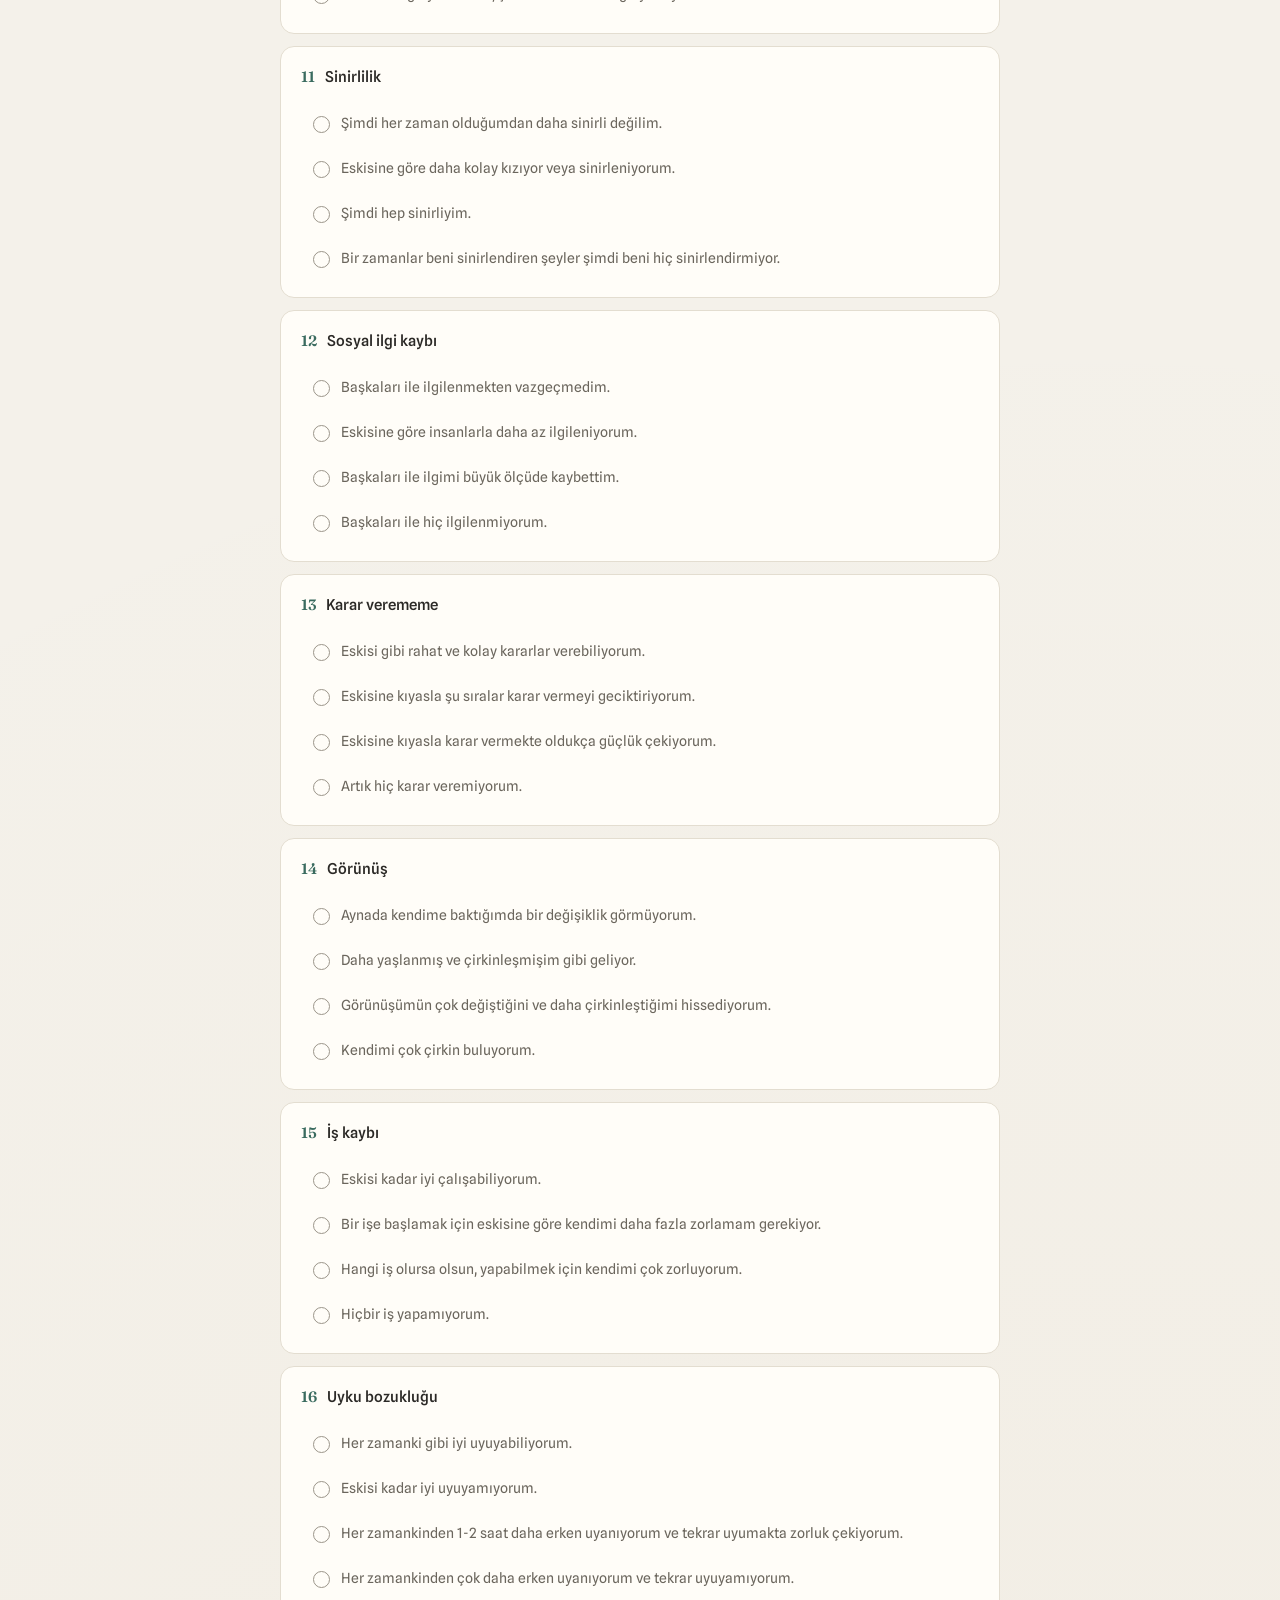
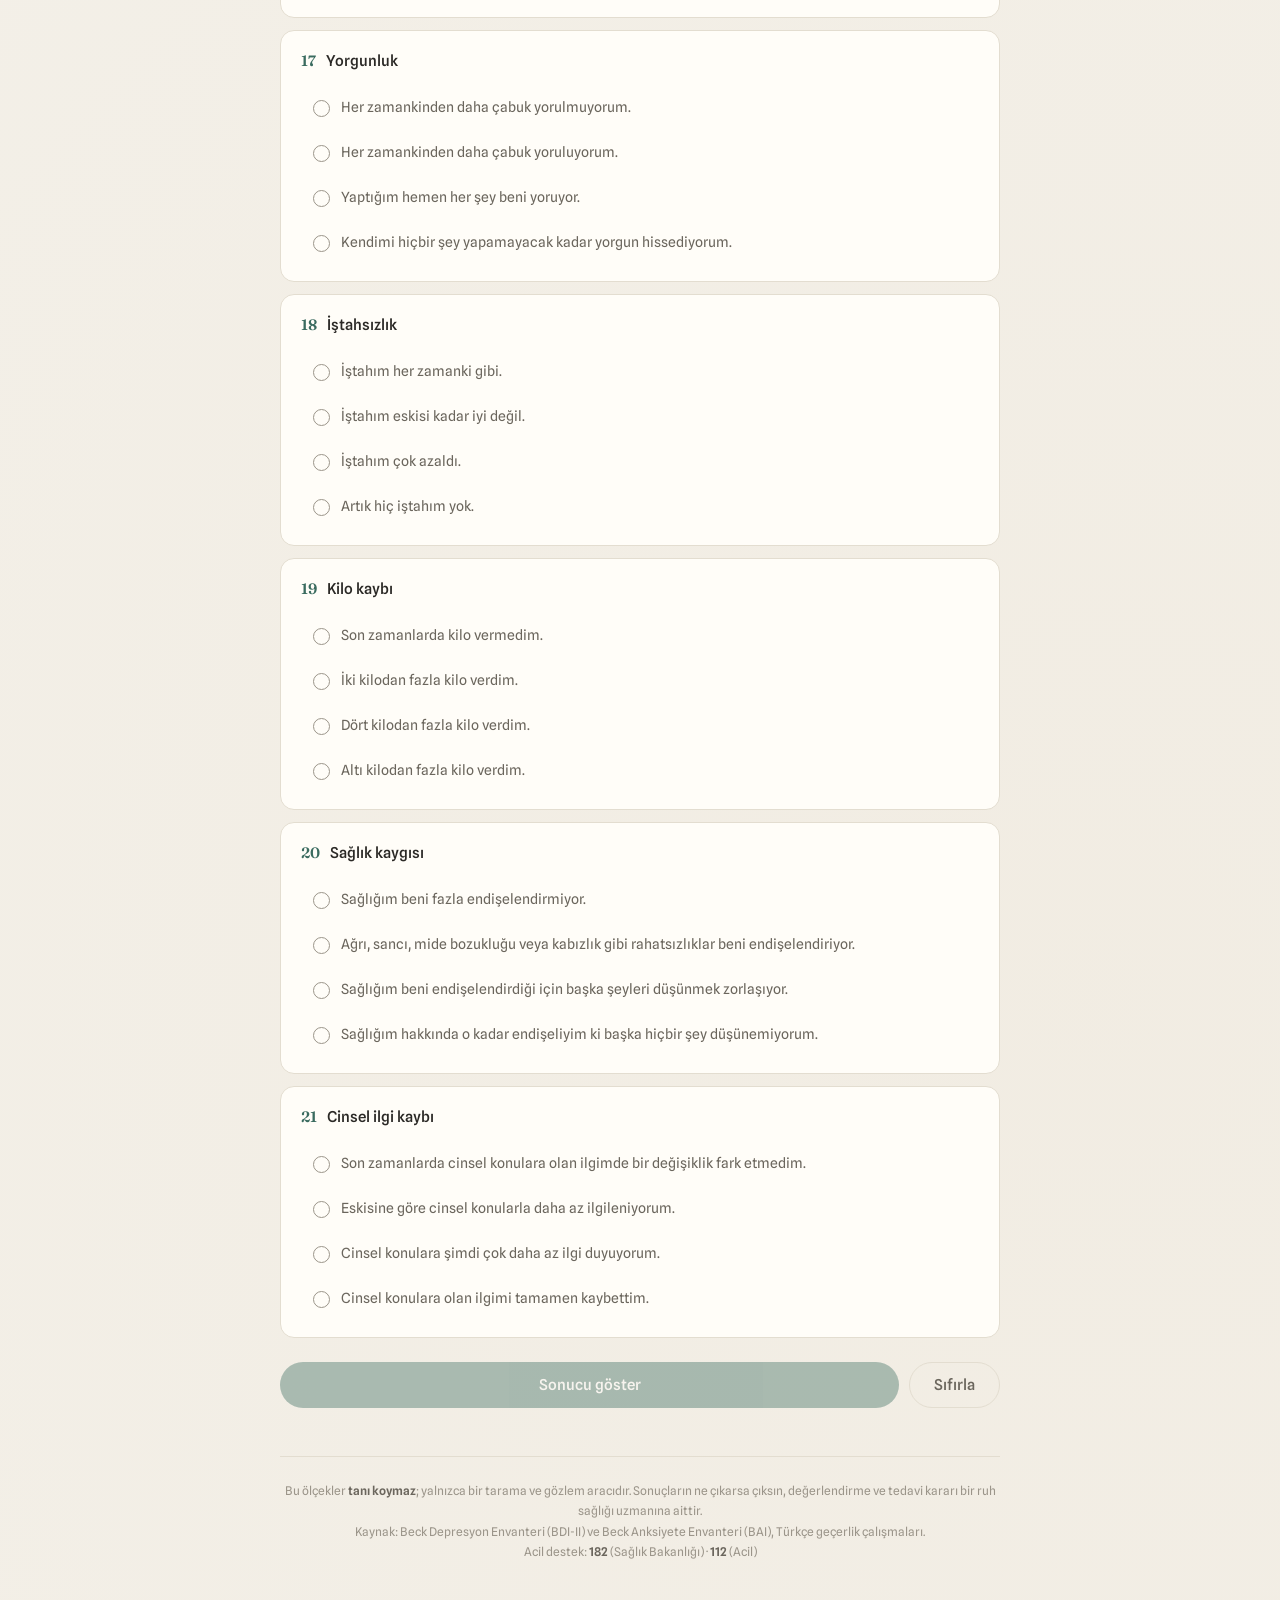
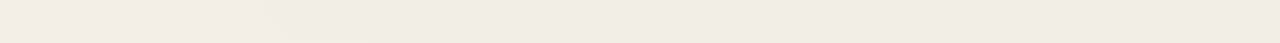
<file: beck-testleri.html>
<!DOCTYPE html>
<html lang="tr">
<head>
<meta charset="UTF-8">
<meta name="viewport" content="width=device-width, initial-scale=1.0">
<title>Beck Ölçekleri — Depresyon ve Anksiyete Öz-Değerlendirme</title>
<style>
  @import url('https://fonts.googleapis.com/css2?family=Fraunces:opsz,wght@9..144,400;9..144,500;9..144,600&family=Newsreader:wght@400;500;600&family=Spline+Sans:wght@400;500;600&display=swap');

  :root {
    --bg: #f4f1ea;
    --bg-card: #fffdf8;
    --ink: #2b2926;
    --ink-soft: #6b665d;
    --ink-faint: #9b958a;
    --line: #e3ddd0;
    --line-soft: #ece7dc;
    --accent: #3a6b5f;
    --accent-soft: #e8f0ed;
    --accent-line: #c3d8d1;

    --c-min: #4a7c59;
    --c-min-bg: #e9f1e9;
    --c-mild: #4a6d8c;
    --c-mild-bg: #e7eef4;
    --c-mod: #b07a2e;
    --c-mod-bg: #f6eddc;
    --c-sev: #a8453a;
    --c-sev-bg: #f5e4e1;

    --radius: 14px;
    --radius-sm: 9px;
  }

  * { box-sizing: border-box; margin: 0; padding: 0; }

  body {
    font-family: 'Spline Sans', -apple-system, sans-serif;
    background: var(--bg);
    background-image: radial-gradient(circle at 15% 10%, rgba(58,107,95,0.04), transparent 40%),
                      radial-gradient(circle at 85% 90%, rgba(176,122,46,0.04), transparent 40%);
    color: var(--ink);
    line-height: 1.6;
    min-height: 100vh;
    padding: 0 16px 80px;
    -webkit-font-smoothing: antialiased;
  }

  .wrap { max-width: 720px; margin: 0 auto; }

  /* Header */
  header {
    padding: 56px 0 32px;
    text-align: center;
  }
  .eyebrow {
    font-size: 12px;
    letter-spacing: 0.18em;
    text-transform: uppercase;
    color: var(--accent);
    font-weight: 600;
    margin-bottom: 14px;
  }
  h1 {
    font-family: 'Fraunces', serif;
    font-weight: 500;
    font-size: clamp(30px, 6vw, 44px);
    line-height: 1.08;
    letter-spacing: -0.02em;
    margin-bottom: 16px;
  }
  .subtitle {
    font-family: 'Newsreader', serif;
    font-size: 17px;
    color: var(--ink-soft);
    max-width: 480px;
    margin: 0 auto;
    font-style: italic;
  }

  /* Privacy note */
  .privacy {
    display: flex;
    align-items: center;
    gap: 10px;
    justify-content: center;
    margin: 24px auto 0;
    font-size: 13px;
    color: var(--ink-faint);
    background: var(--bg-card);
    border: 1px solid var(--line);
    border-radius: 100px;
    padding: 8px 18px;
    width: fit-content;
  }
  .privacy svg { flex-shrink: 0; }

  /* Tabs */
  .tabs {
    display: flex;
    gap: 6px;
    background: var(--bg-card);
    border: 1px solid var(--line);
    border-radius: 100px;
    padding: 5px;
    margin: 36px auto 0;
    width: fit-content;
    max-width: 100%;
  }
  .tab {
    font-family: 'Spline Sans', sans-serif;
    font-size: 14px;
    font-weight: 500;
    color: var(--ink-soft);
    background: transparent;
    border: none;
    border-radius: 100px;
    padding: 10px 22px;
    cursor: pointer;
    transition: all 0.25s ease;
    white-space: nowrap;
  }
  .tab:hover { color: var(--ink); }
  .tab.active {
    background: var(--accent);
    color: #fff;
    box-shadow: 0 2px 10px rgba(58,107,95,0.25);
  }

  /* Panel */
  .panel { display: none; margin-top: 32px; }
  .panel.active { display: block; animation: fade 0.4s ease; }
  @keyframes fade { from { opacity: 0; transform: translateY(8px); } to { opacity: 1; transform: none; } }

  .panel-head {
    margin-bottom: 8px;
  }
  .panel-title {
    font-family: 'Fraunces', serif;
    font-size: 24px;
    font-weight: 500;
    letter-spacing: -0.01em;
  }
  .panel-desc {
    font-size: 14px;
    color: var(--ink-soft);
    margin-top: 4px;
    margin-bottom: 4px;
  }
  .scale-legend {
    font-size: 12.5px;
    color: var(--ink-faint);
    margin-bottom: 20px;
  }
  .scale-legend b { color: var(--ink-soft); font-weight: 600; }

  /* Progress */
  .progress-wrap {
    position: sticky;
    top: 0;
    background: var(--bg);
    padding: 14px 0 12px;
    z-index: 10;
    margin-bottom: 8px;
  }
  .progress-meta {
    display: flex;
    justify-content: space-between;
    align-items: center;
    font-size: 13px;
    color: var(--ink-soft);
    margin-bottom: 8px;
  }
  .progress-meta b { color: var(--ink); font-weight: 600; }
  .progress-track {
    height: 5px;
    background: var(--line);
    border-radius: 100px;
    overflow: hidden;
  }
  .progress-fill {
    height: 100%;
    background: var(--accent);
    width: 0%;
    border-radius: 100px;
    transition: width 0.35s cubic-bezier(.4,0,.2,1);
  }

  /* Question card */
  .q {
    background: var(--bg-card);
    border: 1px solid var(--line);
    border-radius: var(--radius);
    padding: 18px 20px;
    margin-bottom: 12px;
    transition: border-color 0.2s, box-shadow 0.2s;
  }
  .q.answered {
    border-color: var(--accent-line);
    box-shadow: 0 1px 0 var(--accent-line);
  }
  .q-head {
    display: flex;
    gap: 10px;
    align-items: baseline;
    margin-bottom: 14px;
  }
  .q-num {
    font-family: 'Fraunces', serif;
    font-size: 15px;
    font-weight: 600;
    color: var(--accent);
    flex-shrink: 0;
  }
  .q-title {
    font-size: 15px;
    font-weight: 500;
    color: var(--ink);
  }

  /* BDI options (vertical) */
  .opts-v { display: flex; flex-direction: column; gap: 4px; }
  .opt {
    display: flex;
    align-items: flex-start;
    gap: 11px;
    padding: 10px 12px;
    border-radius: var(--radius-sm);
    cursor: pointer;
    transition: background 0.15s;
    font-size: 14px;
    line-height: 1.5;
    color: var(--ink-soft);
  }
  .opt:hover { background: var(--line-soft); }
  .opt.sel { background: var(--accent-soft); color: var(--ink); }
  .opt-dot {
    width: 17px; height: 17px;
    border: 1.5px solid var(--ink-faint);
    border-radius: 50%;
    flex-shrink: 0;
    margin-top: 3px;
    position: relative;
    transition: border-color 0.15s;
  }
  .opt.sel .opt-dot { border-color: var(--accent); }
  .opt.sel .opt-dot::after {
    content: '';
    position: absolute;
    inset: 3px;
    background: var(--accent);
    border-radius: 50%;
  }

  /* BAI options (horizontal grid) */
  .opts-h { display: grid; grid-template-columns: repeat(4, 1fr); gap: 7px; }
  .opt-box {
    border: 1px solid var(--line);
    background: transparent;
    border-radius: var(--radius-sm);
    padding: 9px 4px;
    cursor: pointer;
    text-align: center;
    transition: all 0.15s;
    font-family: inherit;
  }
  .opt-box:hover { border-color: var(--accent-line); background: var(--line-soft); }
  .opt-box.sel { background: var(--accent-soft); border-color: var(--accent); }
  .opt-box .num {
    font-family: 'Fraunces', serif;
    font-size: 17px;
    font-weight: 600;
    color: var(--ink-soft);
    display: block;
  }
  .opt-box.sel .num { color: var(--accent); }
  .opt-box .lbl {
    font-size: 11px;
    color: var(--ink-faint);
    margin-top: 1px;
    display: block;
  }
  .opt-box.sel .lbl { color: var(--accent); }

  /* Actions */
  .actions {
    display: flex;
    gap: 10px;
    margin-top: 24px;
  }
  .btn {
    font-family: 'Spline Sans', sans-serif;
    font-size: 15px;
    font-weight: 500;
    border-radius: 100px;
    padding: 13px 24px;
    cursor: pointer;
    border: none;
    transition: all 0.2s;
  }
  .btn-primary {
    flex: 1;
    background: var(--accent);
    color: #fff;
  }
  .btn-primary:hover:not(:disabled) { background: #2f574d; box-shadow: 0 4px 14px rgba(58,107,95,0.3); }
  .btn-primary:disabled { opacity: 0.4; cursor: not-allowed; }
  .btn-ghost {
    background: transparent;
    color: var(--ink-soft);
    border: 1px solid var(--line);
  }
  .btn-ghost:hover { border-color: var(--ink-faint); color: var(--ink); }

  /* Result */
  .result { margin-top: 22px; display: none; }
  .result.show { display: block; animation: fade 0.45s ease; }
  .result-card {
    border-radius: var(--radius);
    padding: 28px;
    text-align: center;
    border: 1px solid;
  }
  .result-label { font-size: 13px; opacity: 0.85; }
  .result-score {
    font-family: 'Fraunces', serif;
    font-size: 52px;
    font-weight: 500;
    line-height: 1.1;
    margin: 4px 0;
  }
  .result-max { font-size: 13px; opacity: 0.7; }
  .result-level {
    font-size: 17px;
    font-weight: 600;
    margin-top: 10px;
  }
  .result-bar {
    height: 8px;
    background: rgba(0,0,0,0.08);
    border-radius: 100px;
    margin: 20px 0 8px;
    overflow: hidden;
    position: relative;
  }
  .result-bar-fill { height: 100%; border-radius: 100px; transition: width 0.6s ease; }
  .result-ranges {
    display: flex;
    justify-content: space-between;
    font-size: 10.5px;
    opacity: 0.65;
  }
  .lvl-min { color: var(--c-min); }
  .lvl-min .result-card { background: var(--c-min-bg); border-color: var(--c-min); color: var(--c-min); }
  .lvl-min .result-bar-fill { background: var(--c-min); }
  .lvl-mild { color: var(--c-mild); }
  .lvl-mild .result-card { background: var(--c-mild-bg); border-color: var(--c-mild); color: var(--c-mild); }
  .lvl-mild .result-bar-fill { background: var(--c-mild); }
  .lvl-mod { color: var(--c-mod); }
  .lvl-mod .result-card { background: var(--c-mod-bg); border-color: var(--c-mod); color: var(--c-mod); }
  .lvl-mod .result-bar-fill { background: var(--c-mod); }
  .lvl-sev { color: var(--c-sev); }
  .lvl-sev .result-card { background: var(--c-sev-bg); border-color: var(--c-sev); color: var(--c-sev); }
  .lvl-sev .result-bar-fill { background: var(--c-sev); }

  .alert {
    display: flex;
    gap: 12px;
    align-items: flex-start;
    background: var(--c-sev-bg);
    border: 1px solid var(--c-sev);
    border-radius: var(--radius-sm);
    padding: 14px 16px;
    margin-top: 12px;
    font-size: 13.5px;
    line-height: 1.55;
    color: var(--c-sev);
    text-align: left;
  }
  .alert svg { flex-shrink: 0; margin-top: 2px; }

  .disclaimer {
    font-size: 12.5px;
    color: var(--ink-faint);
    text-align: center;
    margin-top: 14px;
    line-height: 1.6;
  }

  /* Footer */
  footer {
    margin-top: 48px;
    padding-top: 24px;
    border-top: 1px solid var(--line);
    font-size: 12px;
    color: var(--ink-faint);
    text-align: center;
    line-height: 1.7;
  }
  footer b { color: var(--ink-soft); font-weight: 600; }

  @media (max-width: 480px) {
    .tab { padding: 10px 16px; font-size: 13px; }
    .q { padding: 16px; }
    .result-card { padding: 22px; }
  }

  /* Back to Home Button */
  .back-btn {
    position: fixed;
    top: 20px;
    left: 20px;
    z-index: 1000;
    text-decoration: none;
    color: var(--ink-soft);
    background: var(--bg-card);
    padding: 10px 15px;
    border-radius: 30px;
    font-family: 'Spline Sans', sans-serif;
    font-size: 12px;
    font-weight: 500;
    border: 1px solid var(--line);
    backdrop-filter: blur(5px);
    display: flex;
    align-items: center;
    gap: 8px;
    transition: all 0.2s;
  }
  .back-btn:hover {
    border-color: var(--accent);
    color: var(--accent);
    transform: translateX(4px);
  }
  @media (max-width: 768px) {
    .back-btn {
        top: 10px;
        left: 10px;
        padding: 8px 12px;
        font-size: 11px;
    }
  }
</style>
</head>
<body>

<a href="index.html" class="back-btn">
  <svg width="16" height="16" viewBox="0 0 24 24" fill="none" stroke="currentColor" stroke-width="2" stroke-linecap="round" stroke-linejoin="round"><line x1="19" y1="12" x2="5" y2="12"></line><polyline points="12 19 5 12 12 5"></polyline></svg>
  Ana Sayfa
</a>

<div class="wrap">
  <header>
    <div class="eyebrow">Öz-Değerlendirme Ölçekleri</div>
    <h1>Beck Depresyon &amp; Anksiyete Envanterleri</h1>
    <p class="subtitle">Son dönemdeki ruh halini ve bedensel belirtilerini gözlemlemek için iki klinik tarama ölçeği.</p>
    <div class="privacy">
      <svg width="14" height="14" viewBox="0 0 24 24" fill="none" stroke="currentColor" stroke-width="2"><path d="M12 22s8-4 8-10V5l-8-3-8 3v7c0 6 8 10 8 10z"/></svg>
      Tüm veriler yalnızca bu cihazda kalır — hiçbir şey internete gönderilmez.
    </div>
  </header>

  <div class="tabs">
    <button class="tab active" data-tab="bdi">Depresyon (BDI)</button>
    <button class="tab" data-tab="bai">Anksiyete (BAI)</button>
  </div>

  <!-- BDI PANEL -->
  <section class="panel active" id="panel-bdi">
    <div class="panel-head">
      <div class="panel-title">Beck Depresyon Envanteri</div>
      <div class="panel-desc">21 madde · Son <b>2 haftayı</b> (bugün dahil) düşünerek her grupta sana en uygun ifadeyi seç.</div>
    </div>
    <div class="progress-wrap">
      <div class="progress-meta"><span>İlerleme</span><span><b id="bdi-count">0</b> / 21</span></div>
      <div class="progress-track"><div class="progress-fill" id="bdi-fill"></div></div>
    </div>
    <div id="bdi-questions"></div>
    <div class="result" id="bdi-result"></div>
    <div class="actions">
      <button class="btn btn-primary" id="bdi-submit" disabled>Sonucu göster</button>
      <button class="btn btn-ghost" id="bdi-reset">Sıfırla</button>
    </div>
  </section>

  <!-- BAI PANEL -->
  <section class="panel" id="panel-bai">
    <div class="panel-head">
      <div class="panel-title">Beck Anksiyete Envanteri</div>
      <div class="panel-desc">21 belirti · Son <b>1 hafta</b> içinde her belirtinin seni ne kadar rahatsız ettiğini işaretle.</div>
      <div class="scale-legend"><b>0</b> Hiç &nbsp;·&nbsp; <b>1</b> Hafif &nbsp;·&nbsp; <b>2</b> Orta &nbsp;·&nbsp; <b>3</b> Ciddi</div>
    </div>
    <div class="progress-wrap">
      <div class="progress-meta"><span>İlerleme</span><span><b id="bai-count">0</b> / 21</span></div>
      <div class="progress-track"><div class="progress-fill" id="bai-fill"></div></div>
    </div>
    <div id="bai-questions"></div>
    <div class="result" id="bai-result"></div>
    <div class="actions">
      <button class="btn btn-primary" id="bai-submit" disabled>Sonucu göster</button>
      <button class="btn btn-ghost" id="bai-reset">Sıfırla</button>
    </div>
  </section>

  <footer>
    Bu ölçekler <b>tanı koymaz</b>; yalnızca bir tarama ve gözlem aracıdır. Sonuçların ne çıkarsa çıksın, değerlendirme ve tedavi kararı bir ruh sağlığı uzmanına aittir.<br>
    Kaynak: Beck Depresyon Envanteri (BDI-II) ve Beck Anksiyete Envanteri (BAI), Türkçe geçerlik çalışmaları.<br>
    Acil destek: <b>182</b> (Sağlık Bakanlığı) · <b>112</b> (Acil)
  </footer>
</div>

<script>
// ---------- DATA ----------
const bdiQuestions = [
  { title: "Üzüntü", options: ["Kendimi üzgün hissetmiyorum.","Kendimi üzgün hissediyorum.","Her zaman üzgünüm ve bundan kurtulamıyorum.","O kadar üzgün ve mutsuzum ki dayanamıyorum."] },
  { title: "Karamsarlık", options: ["Gelecek hakkında karamsar değilim.","Gelecek hakkında karamsarım.","Gelecekten beklediğim hiçbir şey yok.","Geleceğim umutsuz ve hiçbir şey düzelmeyecek."] },
  { title: "Başarısızlık duygusu", options: ["Kendimi başarısız biri olarak görmüyorum.","Çevremdeki birçok kişiden daha fazla başarısızlıklarım oldu.","Geçmişe baktığımda birçok başarısızlığımın olduğunu görüyorum.","Kendimi tümüyle başarısız biri olarak görüyorum."] },
  { title: "Zevk alamama", options: ["Eskiden olduğu gibi her şeyden hoşlanıyorum.","Eskiden olduğu gibi her şeyden hoşlanmıyorum.","Artık hiçbir şey bana tam anlamıyla zevk vermiyor.","Eskiden zevk aldığım her şeyden tamamen sıkılıyorum."] },
  { title: "Suçluluk", options: ["Kendimi herhangi bir şekilde suçlu hissetmiyorum.","Kendimi zaman zaman suçlu hissediyorum.","Çoğu zaman kendimi suçlu hissediyorum.","Kendimi her zaman suçlu hissediyorum."] },
  { title: "Cezalandırılma duygusu", options: ["Cezalandırıldığımı hissetmiyorum.","Cezalandırılabileceğimi hissediyorum.","Cezalandırılmayı bekliyorum.","Cezalandırıldığımı hissediyorum."] },
  { title: "Kendinden hoşnutsuzluk", options: ["Kendimden memnunum.","Kendimden memnun değilim.","Kendime kızgınım.","Kendimden nefret ediyorum."] },
  { title: "Kendini suçlama", options: ["Başkalarından daha kötü olduğumu sanmıyorum.","Zayıf yanlarım veya hatalarım için kendimi eleştiririm.","Hatalarımdan dolayı her zaman kendimi suçlarım.","Olan her kötü şey için kendimi suçlarım."] },
  { title: "İntihar düşünceleri", options: ["Kendimi öldürmek gibi düşüncelerim yok.","Zaman zaman kendimi öldürmeyi düşünüyorum, ama yapmıyorum.","Kendimi öldürmek isterdim.","Fırsat bulsam kendimi öldürürdüm."] },
  { title: "Ağlama", options: ["Her zamankinden daha fazla ağladığımı sanmıyorum.","Eskisine göre şu sıralarda daha fazla ağlıyorum.","Şimdi her zaman ağlıyorum.","Önceleri ağlayabilirdim, şimdi istesem de ağlayamıyorum."] },
  { title: "Sinirlilik", options: ["Şimdi her zaman olduğumdan daha sinirli değilim.","Eskisine göre daha kolay kızıyor veya sinirleniyorum.","Şimdi hep sinirliyim.","Bir zamanlar beni sinirlendiren şeyler şimdi beni hiç sinirlendirmiyor."] },
  { title: "Sosyal ilgi kaybı", options: ["Başkaları ile ilgilenmekten vazgeçmedim.","Eskisine göre insanlarla daha az ilgileniyorum.","Başkaları ile ilgimi büyük ölçüde kaybettim.","Başkaları ile hiç ilgilenmiyorum."] },
  { title: "Karar verememe", options: ["Eskisi gibi rahat ve kolay kararlar verebiliyorum.","Eskisine kıyasla şu sıralar karar vermeyi geciktiriyorum.","Eskisine kıyasla karar vermekte oldukça güçlük çekiyorum.","Artık hiç karar veremiyorum."] },
  { title: "Görünüş", options: ["Aynada kendime baktığımda bir değişiklik görmüyorum.","Daha yaşlanmış ve çirkinleşmişim gibi geliyor.","Görünüşümün çok değiştiğini ve daha çirkinleştiğimi hissediyorum.","Kendimi çok çirkin buluyorum."] },
  { title: "İş kaybı", options: ["Eskisi kadar iyi çalışabiliyorum.","Bir işe başlamak için eskisine göre kendimi daha fazla zorlamam gerekiyor.","Hangi iş olursa olsun, yapabilmek için kendimi çok zorluyorum.","Hiçbir iş yapamıyorum."] },
  { title: "Uyku bozukluğu", options: ["Her zamanki gibi iyi uyuyabiliyorum.","Eskisi kadar iyi uyuyamıyorum.","Her zamankinden 1-2 saat daha erken uyanıyorum ve tekrar uyumakta zorluk çekiyorum.","Her zamankinden çok daha erken uyanıyorum ve tekrar uyuyamıyorum."] },
  { title: "Yorgunluk", options: ["Her zamankinden daha çabuk yorulmuyorum.","Her zamankinden daha çabuk yoruluyorum.","Yaptığım hemen her şey beni yoruyor.","Kendimi hiçbir şey yapamayacak kadar yorgun hissediyorum."] },
  { title: "İştahsızlık", options: ["İştahım her zamanki gibi.","İştahım eskisi kadar iyi değil.","İştahım çok azaldı.","Artık hiç iştahım yok."] },
  { title: "Kilo kaybı", options: ["Son zamanlarda kilo vermedim.","İki kilodan fazla kilo verdim.","Dört kilodan fazla kilo verdim.","Altı kilodan fazla kilo verdim."] },
  { title: "Sağlık kaygısı", options: ["Sağlığım beni fazla endişelendirmiyor.","Ağrı, sancı, mide bozukluğu veya kabızlık gibi rahatsızlıklar beni endişelendiriyor.","Sağlığım beni endişelendirdiği için başka şeyleri düşünmek zorlaşıyor.","Sağlığım hakkında o kadar endişeliyim ki başka hiçbir şey düşünemiyorum."] },
  { title: "Cinsel ilgi kaybı", options: ["Son zamanlarda cinsel konulara olan ilgimde bir değişiklik fark etmedim.","Eskisine göre cinsel konularla daha az ilgileniyorum.","Cinsel konulara şimdi çok daha az ilgi duyuyorum.","Cinsel konulara olan ilgimi tamamen kaybettim."] }
];

const baiSymptoms = [
  "Bedeninizin herhangi bir yerinde uyuşma veya karıncalanma",
  "Sıcak basmaları",
  "Bacaklarda halsizlik, titreme",
  "Gevşeyememe",
  "Çok kötü şeyler olacak korkusu",
  "Baş dönmesi veya sersemlik",
  "Kalp çarpıntısı",
  "Dengeyi kaybetme duygusu",
  "Dehşete kapılma",
  "Sinirlilik",
  "Boğuluyormuş gibi olma duygusu",
  "Ellerde titreme",
  "Titreklik",
  "Kontrolü kaybetme korkusu",
  "Nefes almada güçlük",
  "Ölüm korkusu",
  "Korkuya kapılma",
  "Midede hazımsızlık ya da rahatsızlık hissi",
  "Baygınlık",
  "Yüzün kızarması",
  "Terleme (sıcaklığa bağlı olmayan)"
];
const baiLabels = ["Hiç","Hafif","Orta","Ciddi"];

// ---------- STATE ----------
const bdiAnswers = new Array(bdiQuestions.length).fill(null);
const baiAnswers = new Array(baiSymptoms.length).fill(null);

// ---------- TABS ----------
document.querySelectorAll('.tab').forEach(tab => {
  tab.addEventListener('click', () => {
    document.querySelectorAll('.tab').forEach(t => t.classList.remove('active'));
    document.querySelectorAll('.panel').forEach(p => p.classList.remove('active'));
    tab.classList.add('active');
    document.getElementById('panel-' + tab.dataset.tab).classList.add('active');
    window.scrollTo({ top: 0, behavior: 'smooth' });
  });
});

// ---------- BUILD BDI ----------
const bdiContainer = document.getElementById('bdi-questions');
bdiQuestions.forEach((q, qi) => {
  const card = document.createElement('div');
  card.className = 'q';
  card.id = 'bdi-q' + qi;
  const head = document.createElement('div');
  head.className = 'q-head';
  head.innerHTML = `<span class="q-num">${qi+1}</span><span class="q-title">${q.title}</span>`;
  card.appendChild(head);
  const opts = document.createElement('div');
  opts.className = 'opts-v';
  q.options.forEach((opt, oi) => {
    const o = document.createElement('div');
    o.className = 'opt';
    o.innerHTML = `<span class="opt-dot"></span><span>${opt}</span>`;
    o.addEventListener('click', () => {
      bdiAnswers[qi] = oi;
      opts.querySelectorAll('.opt').forEach(x => x.classList.remove('sel'));
      o.classList.add('sel');
      card.classList.add('answered');
      updateBdi();
    });
    opts.appendChild(o);
  });
  card.appendChild(opts);
  bdiContainer.appendChild(card);
});

// ---------- BUILD BAI ----------
const baiContainer = document.getElementById('bai-questions');
baiSymptoms.forEach((sym, qi) => {
  const card = document.createElement('div');
  card.className = 'q';
  card.id = 'bai-q' + qi;
  const head = document.createElement('div');
  head.className = 'q-head';
  head.innerHTML = `<span class="q-num">${qi+1}</span><span class="q-title">${sym}</span>`;
  card.appendChild(head);
  const opts = document.createElement('div');
  opts.className = 'opts-h';
  baiLabels.forEach((lbl, oi) => {
    const b = document.createElement('button');
    b.className = 'opt-box';
    b.innerHTML = `<span class="num">${oi}</span><span class="lbl">${lbl}</span>`;
    b.addEventListener('click', () => {
      baiAnswers[qi] = oi;
      opts.querySelectorAll('.opt-box').forEach(x => x.classList.remove('sel'));
      b.classList.add('sel');
      card.classList.add('answered');
      updateBai();
    });
    opts.appendChild(b);
  });
  card.appendChild(opts);
  baiContainer.appendChild(card);
});

// ---------- PROGRESS ----------
function updateBdi() {
  const n = bdiAnswers.filter(a => a !== null).length;
  document.getElementById('bdi-count').textContent = n;
  document.getElementById('bdi-fill').style.width = (n/bdiQuestions.length*100) + '%';
  document.getElementById('bdi-submit').disabled = n !== bdiQuestions.length;
}
function updateBai() {
  const n = baiAnswers.filter(a => a !== null).length;
  document.getElementById('bai-count').textContent = n;
  document.getElementById('bai-fill').style.width = (n/baiSymptoms.length*100) + '%';
  document.getElementById('bai-submit').disabled = n !== baiSymptoms.length;
}

// ---------- LEVELS ----------
function bdiLevel(t) {
  if (t <= 13) return { name:'Minimal düzey', cls:'lvl-min' };
  if (t <= 19) return { name:'Hafif düzey', cls:'lvl-mild' };
  if (t <= 28) return { name:'Orta düzey', cls:'lvl-mod' };
  return { name:'Şiddetli düzey', cls:'lvl-sev' };
}
function baiLevel(t) {
  if (t <= 7) return { name:'Minimal düzey', cls:'lvl-min' };
  if (t <= 15) return { name:'Hafif düzey', cls:'lvl-mild' };
  if (t <= 25) return { name:'Orta düzey', cls:'lvl-mod' };
  return { name:'Şiddetli düzey', cls:'lvl-sev' };
}

const alertSvg = '<svg width="20" height="20" viewBox="0 0 24 24" fill="none" stroke="currentColor" stroke-width="2"><circle cx="12" cy="12" r="10"/><line x1="12" y1="8" x2="12" y2="12"/><line x1="12" y1="16" x2="12.01" y2="16"/></svg>';

function renderResult(elId, total, lvl, extraHtml) {
  const el = document.getElementById(elId);
  el.className = 'result show ' + lvl.cls;
  el.innerHTML = `
    <div class="result-card">
      <div class="result-label">Toplam puanın</div>
      <div class="result-score">${total}</div>
      <div class="result-max">63 üzerinden</div>
      <div class="result-level">${lvl.name}</div>
      <div class="result-bar"><div class="result-bar-fill" style="width:0%"></div></div>
      <div class="result-ranges"><span>0</span><span>21</span><span>42</span><span>63</span></div>
    </div>
    ${extraHtml || ''}
    <div class="disclaimer">Bu sonuç tanı değildir, yalnızca bir göstergedir. Doktorunla paylaşman önerilir.</div>
  `;
  setTimeout(() => {
    el.querySelector('.result-bar-fill').style.width = Math.min(total/63*100,100) + '%';
  }, 50);
  el.scrollIntoView({ behavior:'smooth', block:'center' });
}

// ---------- SUBMIT ----------
document.getElementById('bdi-submit').addEventListener('click', () => {
  const total = bdiAnswers.reduce((s,a) => s+a, 0);
  const lvl = bdiLevel(total);
  let extra = '';
  if (bdiAnswers[8] >= 1) {
    extra = `<div class="alert">${alertSvg}<div>9. maddede kendine zarar verme ile ilgili düşünceler işaretledin. Bu önemli bir sinyal — lütfen en kısa sürede bir ruh sağlığı uzmanıyla konuş. Acil destek için <b>182</b> ya da <b>112</b>'yi arayabilirsin.</div></div>`;
  }
  renderResult('bdi-result', total, lvl, extra);
});
document.getElementById('bai-submit').addEventListener('click', () => {
  const total = baiAnswers.reduce((s,a) => s+a, 0);
  renderResult('bai-result', total, baiLevel(total));
});

// ---------- RESET ----------
document.getElementById('bdi-reset').addEventListener('click', () => {
  bdiAnswers.fill(null);
  document.querySelectorAll('#bdi-questions .opt').forEach(o => o.classList.remove('sel'));
  document.querySelectorAll('#bdi-questions .q').forEach(q => q.classList.remove('answered'));
  document.getElementById('bdi-result').className = 'result';
  updateBdi();
  window.scrollTo({ top:0, behavior:'smooth' });
});
document.getElementById('bai-reset').addEventListener('click', () => {
  baiAnswers.fill(null);
  document.querySelectorAll('#bai-questions .opt-box').forEach(o => o.classList.remove('sel'));
  document.querySelectorAll('#bai-questions .q').forEach(q => q.classList.remove('answered'));
  document.getElementById('bai-result').className = 'result';
  updateBai();
  window.scrollTo({ top:0, behavior:'smooth' });
});
</script>
</body>
</html>
</file>
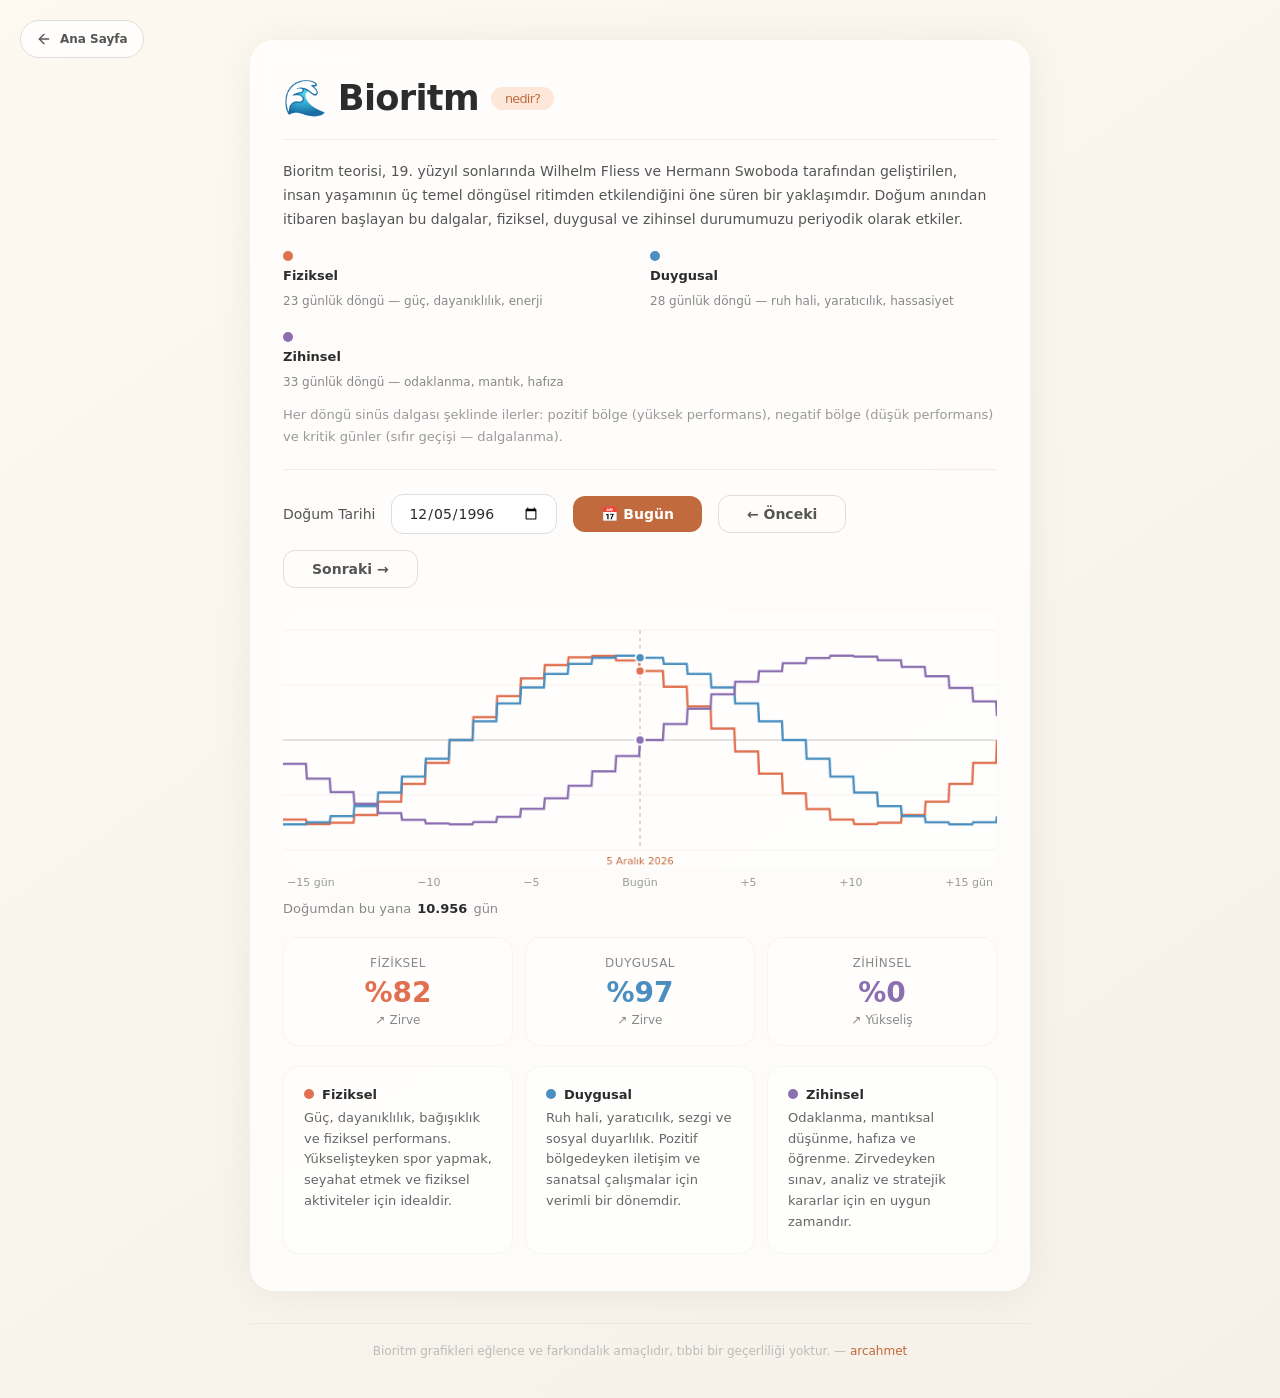
<file: bioritm.html>
<!DOCTYPE html>
<html lang="tr">
<head>
<meta charset="UTF-8">
<meta name="viewport" content="width=device-width, initial-scale=1.0">
<title>Bioritm Grafiği</title>
<style>
*, *::before, *::after { box-sizing: border-box; margin: 0; padding: 0; }
body {
    font-family: 'Segoe UI', system-ui, sans-serif;
    background: linear-gradient(145deg, #fef9f0 0%, #f5f0e8 100%);
    color: #2c2c2c;
    min-height: 100vh;
    padding: 40px 16px;
    display: flex;
    justify-content: center;
}
.container { max-width: 780px; width: 100%; }
.card {
    background: rgba(255,255,255,0.75);
    backdrop-filter: blur(12px);
    border-radius: 24px;
    padding: 36px 32px;
    box-shadow: 0 2px 40px rgba(0,0,0,0.06);
    border: 1px solid rgba(255,255,255,0.5);
}
h1 {
    font-size: clamp(1.6rem, 4vw, 2.2rem);
    font-weight: 600;
    letter-spacing: -0.02em;
    display: flex;
    align-items: center;
    gap: 12px;
}
h1 span { background: #fde7d8; padding: 4px 14px; border-radius: 40px; font-size: 0.8rem; font-weight: 500; color: #c06a3e; }
.intro {
    margin-top: 20px;
    padding: 20px 0;
    border-top: 1px solid rgba(0,0,0,0.06);
    border-bottom: 1px solid rgba(0,0,0,0.06);
    display: grid;
    grid-template-columns: 1fr 1fr;
    gap: 20px;
    font-size: 14px;
    line-height: 1.7;
    color: #555;
}
.intro p { grid-column: 1 / -1; }
.cycle-info {
    display: flex;
    flex-direction: column;
    gap: 4px;
}
.cycle-info .dot { display: inline-block; width: 10px; height: 10px; border-radius: 50%; margin-right: 8px; }
.cycle-info .label { font-weight: 600; color: #2c2c2c; font-size: 13px; }
.cycle-info .period { font-size: 12px; color: #888; }
.picker-row {
    display: flex;
    align-items: center;
    gap: 16px;
    flex-wrap: wrap;
    margin: 24px 0;
}
.picker-row label { font-weight: 500; font-size: 14px; color: #555; }
.picker-row input[type="date"] {
    padding: 10px 16px;
    border-radius: 12px;
    border: 1px solid #ddd;
    font-size: 14px;
    background: #fff;
    color: #2c2c2c;
    outline: none;
    font-family: inherit;
    transition: border-color 0.2s;
}
.picker-row input[type="date"]:focus { border-color: #c06a3e; }
.btn {
    padding: 10px 28px;
    border-radius: 12px;
    border: none;
    font-size: 14px;
    font-weight: 600;
    cursor: pointer;
    background: #c06a3e;
    color: #fff;
    transition: all 0.2s;
    font-family: inherit;
}
.btn:hover { background: #a85932; transform: translateY(-1px); }
.btn-outline {
    background: transparent;
    border: 1px solid #ddd;
    color: #555;
}
.btn-outline:hover { border-color: #c06a3e; color: #c06a3e; background: transparent; }
.chart-wrap {
    position: relative;
    width: 100%;
    margin: 16px 0 8px;
}
.chart-wrap canvas {
    width: 100%;
    height: auto;
    aspect-ratio: 780 / 280;
    display: block;
    border-radius: 16px;
    background: rgba(255,255,255,0.5);
}
.chart-labels {
    display: flex;
    justify-content: space-between;
    font-size: 11px;
    color: #999;
    padding: 0 4px;
    margin-top: 4px;
}
.stats {
    display: grid;
    grid-template-columns: repeat(3, 1fr);
    gap: 12px;
    margin: 20px 0;
}
.stat-card {
    background: rgba(255,255,255,0.6);
    border-radius: 16px;
    padding: 18px;
    text-align: center;
    border: 1px solid rgba(0,0,0,0.04);
}
.stat-card .stat-label { font-size: 12px; color: #888; font-weight: 500; text-transform: uppercase; letter-spacing: 0.04em; }
.stat-card .stat-value {
    font-size: 28px;
    font-weight: 700;
    margin: 6px 0 4px;
    font-variant-numeric: tabular-nums;
}
.stat-card .stat-phase { font-size: 12px; color: #888; }
.stat-physical .stat-value { color: #e07050; }
.stat-emotional .stat-value { color: #4a8fc0; }
.stat-intellectual .stat-value { color: #8b6fb0; }
.day-indicator {
    display: inline-flex;
    align-items: center;
    gap: 6px;
    font-size: 13px;
    color: #888;
    margin-top: 12px;
}
.day-indicator strong { color: #2c2c2c; font-weight: 600; }
.info-cards {
    display: grid;
    grid-template-columns: repeat(3, 1fr);
    gap: 12px;
    margin-top: 12px;
}
.info-card {
    background: rgba(255,255,255,0.5);
    border-radius: 16px;
    padding: 20px;
    border: 1px solid rgba(0,0,0,0.04);
}
.info-card h4 { font-size: 13px; font-weight: 600; margin-bottom: 6px; display: flex; align-items: center; gap: 8px; }
.info-card p { font-size: 13px; color: #666; line-height: 1.6; }
.info-card .dot { display: inline-block; width: 10px; height: 10px; border-radius: 50%; }
footer {
    text-align: center;
    font-size: 12px;
    color: #bbb;
    margin-top: 32px;
    padding-top: 20px;
    border-top: 1px solid rgba(0,0,0,0.04);
}
footer a { color: #c06a3e; text-decoration: none; }

/* Back to Home Button */
.back-btn {
    position: fixed;
    top: 20px;
    left: 20px;
    z-index: 1000;
    text-decoration: none;
    color: #555;
    background: rgba(255, 255, 255, 0.8);
    padding: 10px 15px;
    border-radius: 30px;
    font-family: inherit;
    font-size: 12px;
    font-weight: 600;
    border: 1px solid #ddd;
    backdrop-filter: blur(5px);
    display: flex;
    align-items: center;
    gap: 8px;
    transition: all 0.2s;
}
.back-btn:hover {
    border-color: #c06a3e;
    color: #c06a3e;
    transform: translateX(4px);
}
@media (max-width: 768px) {
    .back-btn {
        top: 10px;
        left: 10px;
        padding: 8px 12px;
        font-size: 11px;
    }
}

@media (max-width: 640px) {
    .card { padding: 24px 16px; }
    .stats { grid-template-columns: 1fr; }
    .info-cards { grid-template-columns: 1fr; }
    .intro { grid-template-columns: 1fr; }
}
</style>
</head>
<body>

<a href="index.html" class="back-btn">
    <svg width="16" height="16" viewBox="0 0 24 24" fill="none" stroke="currentColor" stroke-width="2" stroke-linecap="round" stroke-linejoin="round"><line x1="19" y1="12" x2="5" y2="12"></line><polyline points="12 19 5 12 12 5"></polyline></svg>
    Ana Sayfa
</a>

<div class="container">
    <div class="card">
        <h1>🌊 Bioritm <span>nedir?</span></h1>

        <div class="intro">
            <p>
                Bioritm teorisi, 19. yüzyıl sonlarında Wilhelm Fliess ve Hermann Swoboda
                tarafından geliştirilen, insan yaşamının üç temel döngüsel ritimden
                etkilendiğini öne süren bir yaklaşımdır. Doğum anından itibaren başlayan
                bu dalgalar, fiziksel, duygusal ve zihinsel durumumuzu periyodik olarak
                etkiler.
            </p>
            <div class="cycle-info">
                <span class="dot" style="background:#e07050"></span>
                <span class="label">Fiziksel</span>
                <span class="period">23 günlük döngü — güç, dayanıklılık, enerji</span>
            </div>
            <div class="cycle-info">
                <span class="dot" style="background:#4a8fc0"></span>
                <span class="label">Duygusal</span>
                <span class="period">28 günlük döngü — ruh hali, yaratıcılık, hassasiyet</span>
            </div>
            <div class="cycle-info">
                <span class="dot" style="background:#8b6fb0"></span>
                <span class="label">Zihinsel</span>
                <span class="period">33 günlük döngü — odaklanma, mantık, hafıza</span>
            </div>
            <div style="grid-column:1/-1;font-size:13px;color:#999;margin-top:-8px">
                Her döngü sinüs dalgası şeklinde ilerler: pozitif bölge (yüksek performans),
                negatif bölge (düşük performans) ve kritik günler (sıfır geçişi — dalgalanma).
            </div>
        </div>

        <div class="picker-row">
            <label for="birthDate">Doğum Tarihi</label>
            <input type="date" id="birthDate">
            <button class="btn" id="todayBtn">📅 Bugün</button>
            <button class="btn btn-outline" id="prevBtn">← Önceki</button>
            <button class="btn btn-outline" id="nextBtn">Sonraki →</button>
        </div>

        <div class="chart-wrap">
            <canvas id="chart" width="780" height="280"></canvas>
        </div>
        <div class="chart-labels">
            <span>−15 gün</span>
            <span>−10</span>
            <span>−5</span>
            <span>Bugün</span>
            <span>+5</span>
            <span>+10</span>
            <span>+15 gün</span>
        </div>

        <div class="day-indicator" id="dayIndicator"></div>

        <div class="stats" id="stats"></div>

        <div class="info-cards">
            <div class="info-card">
                <h4><span class="dot" style="background:#e07050"></span> Fiziksel</h4>
                <p>Güç, dayanıklılık, bağışıklık ve fiziksel performans. Yükselişteyken spor yapmak, seyahat etmek ve fiziksel aktiviteler için idealdir.</p>
            </div>
            <div class="info-card">
                <h4><span class="dot" style="background:#4a8fc0"></span> Duygusal</h4>
                <p>Ruh hali, yaratıcılık, sezgi ve sosyal duyarlılık. Pozitif bölgedeyken iletişim ve sanatsal çalışmalar için verimli bir dönemdir.</p>
            </div>
            <div class="info-card">
                <h4><span class="dot" style="background:#8b6fb0"></span> Zihinsel</h4>
                <p>Odaklanma, mantıksal düşünme, hafıza ve öğrenme. Zirvedeyken sınav, analiz ve stratejik kararlar için en uygun zamandır.</p>
            </div>
        </div>
    </div>

    <footer>
        Bioritm grafikleri eğlence ve farkındalık amaçlıdır, tıbbi bir geçerliliği yoktur. —
        <a href="https://arcahmet.github.io">arcahmet</a>
    </footer>
</div>

<script>
const CYCLES = [
    { key: 'physical',  label: 'Fiziksel', period: 23, color: '#e07050' },
    { key: 'emotional', label: 'Duygusal', period: 28, color: '#4a8fc0' },
    { key: 'intellectual', label: 'Zihinsel', period: 33, color: '#8b6fb0' },
];

let currentDate = new Date();
let birthDate = null;

function daysBetween(a, b) {
    const ms = b.getTime() - a.getTime();
    return Math.floor(ms / (1000 * 60 * 60 * 24));
}

function biorhythmValue(birth, target, period) {
    const days = daysBetween(birth, target);
    return Math.sin(2 * Math.PI * days / period);
}

function formatDate(date) {
    const y = date.getFullYear();
    const m = String(date.getMonth() + 1).padStart(2, '0');
    const d = String(date.getDate()).padStart(2, '0');
    return `${y}-${m}-${d}`;
}

function formatDateTR(date) {
    const months = ['Ocak','Şubat','Mart','Nisan','Mayıs','Haziran','Temmuz','Ağustos','Eylül','Ekim','Kasım','Aralık'];
    return `${date.getDate()} ${months[date.getMonth()]} ${date.getFullYear()}`;
}

function phaseName(value, prev) {
    const rising = value > prev;
    const abs = Math.abs(value);
    if (abs > 0.5) {
        if (value > 0) return rising ? '↗ Yükselen Zirve' : '↗ Zirve';
        return rising ? '↘ Düşüş' : '↘ Dip';
    }
    return rising ? '↗ Yükseliş' : '↘ Düşüş';
}

function drawChart() {
    if (!birthDate) return;
    const canvas = document.getElementById('chart');
    const ctx = canvas.getContext('2d');
    const W = canvas.width, H = canvas.height;
    const pad = { top: 20, bottom: 20, left: 0, right: 0 };
    const chartW = W - pad.left - pad.right;
    const chartH = H - pad.top - pad.bottom;
    const midY = pad.top + chartH / 2;
    const daysRange = 30;
    const centerDay = daysBetween(birthDate, currentDate);

    ctx.clearRect(0, 0, W, H);

    // Grid lines
    ctx.strokeStyle = 'rgba(0,0,0,0.06)';
    ctx.lineWidth = 1;
    for (let i = 0; i <= 4; i++) {
        const y = pad.top + (chartH / 4) * i;
        ctx.beginPath();
        ctx.moveTo(pad.left, y);
        ctx.lineTo(W - pad.right, y);
        ctx.stroke();
    }

    // Zero line (more visible)
    ctx.strokeStyle = 'rgba(0,0,0,0.12)';
    ctx.lineWidth = 1.5;
    ctx.beginPath();
    ctx.moveTo(pad.left, midY);
    ctx.lineTo(W - pad.right, midY);
    ctx.stroke();

    // Today vertical line
    const todayX = pad.left + (chartW / 2);
    ctx.strokeStyle = 'rgba(192, 106, 62, 0.3)';
    ctx.lineWidth = 2;
    ctx.setLineDash([4, 4]);
    ctx.beginPath();
    ctx.moveTo(todayX, pad.top);
    ctx.lineTo(todayX, pad.top + chartH);
    ctx.stroke();
    ctx.setLineDash([]);

    const todayLabel = formatDateTR(currentDate);
    ctx.fillStyle = '#c06a3e';
    ctx.font = '11px system-ui, sans-serif';
    ctx.textAlign = 'center';
    ctx.fillText(todayLabel, todayX, pad.top + chartH + 16);

    // Draw cycles
    CYCLES.forEach((cycle, ci) => {
        const alpha = 0.85 - ci * 0.03;
        ctx.strokeStyle = cycle.color;
        ctx.lineWidth = 2.5;
        ctx.beginPath();
        let prevVal = null;

        for (let px = 0; px <= chartW; px++) {
            const dayOffset = (px / chartW) * daysRange - daysRange / 2;
            const day = centerDay + dayOffset;
            const targetDate = new Date(birthDate);
            targetDate.setDate(birthDate.getDate() + day);

            const val = -biorhythmValue(birthDate, targetDate, cycle.period);
            const x = pad.left + px;
            const y = midY + val * (chartH / 2.6);

            if (px === 0) ctx.moveTo(x, y);
            else ctx.lineTo(x, y);
        }
        ctx.stroke();

        // Today value dot
        const todayVal = -biorhythmValue(birthDate, currentDate, cycle.period);
        const dotY = midY + todayVal * (chartH / 2.6);
        ctx.fillStyle = cycle.color;
        ctx.beginPath();
        ctx.arc(todayX, dotY, 5, 0, 2 * Math.PI);
        ctx.fill();
        ctx.strokeStyle = '#fff';
        ctx.lineWidth = 2;
        ctx.stroke();
    });

    updateStats();
}

function updateStats() {
    if (!birthDate) return;
    const prevDate = new Date(currentDate);
    prevDate.setDate(prevDate.getDate() - 1);

    const stats = document.getElementById('stats');
    stats.innerHTML = '';
    const totalDays = daysBetween(birthDate, currentDate);

    document.getElementById('dayIndicator').innerHTML =
        `Doğumdan bu yana <strong>${totalDays.toLocaleString('tr')}</strong> gün`;

    CYCLES.forEach(cycle => {
        const val = biorhythmValue(birthDate, currentDate, cycle.period);
        const prevVal = biorhythmValue(birthDate, prevDate, cycle.period);
        const pct = Math.round(val * 100);
        const card = document.createElement('div');
        card.className = `stat-card stat-${cycle.key}`;
        card.innerHTML = `
            <div class="stat-label">${cycle.label}</div>
            <div class="stat-value">%${Math.abs(pct)}</div>
            <div class="stat-phase">${phaseName(val, prevVal)}</div>
        `;
        stats.appendChild(card);
    });
}

function updateDateDisplay() {
    document.getElementById('birthDate').value = formatDate(birthDate);
    const target = formatDateTR(currentDate);
    drawChart();
}

document.getElementById('birthDate').addEventListener('change', (e) => {
    const parts = e.target.value.split('-');
    if (parts.length === 3) {
        birthDate = new Date(parseInt(parts[0]), parseInt(parts[1]) - 1, parseInt(parts[2]));
        currentDate = new Date();
        updateDateDisplay();
    }
});

document.getElementById('todayBtn').addEventListener('click', () => {
    currentDate = new Date();
    updateDateDisplay();
});

document.getElementById('prevBtn').addEventListener('click', () => {
    currentDate.setDate(currentDate.getDate() - 1);
    updateDateDisplay();
});

document.getElementById('nextBtn').addEventListener('click', () => {
    currentDate.setDate(currentDate.getDate() + 1);
    updateDateDisplay();
});

// Initialize: set default birth date to 30 years ago
const defaultBirth = new Date();
defaultBirth.setFullYear(defaultBirth.getFullYear() - 30);
birthDate = defaultBirth;
document.getElementById('birthDate').value = formatDate(birthDate);
drawChart();
</script>
</body>
</html>
</file>
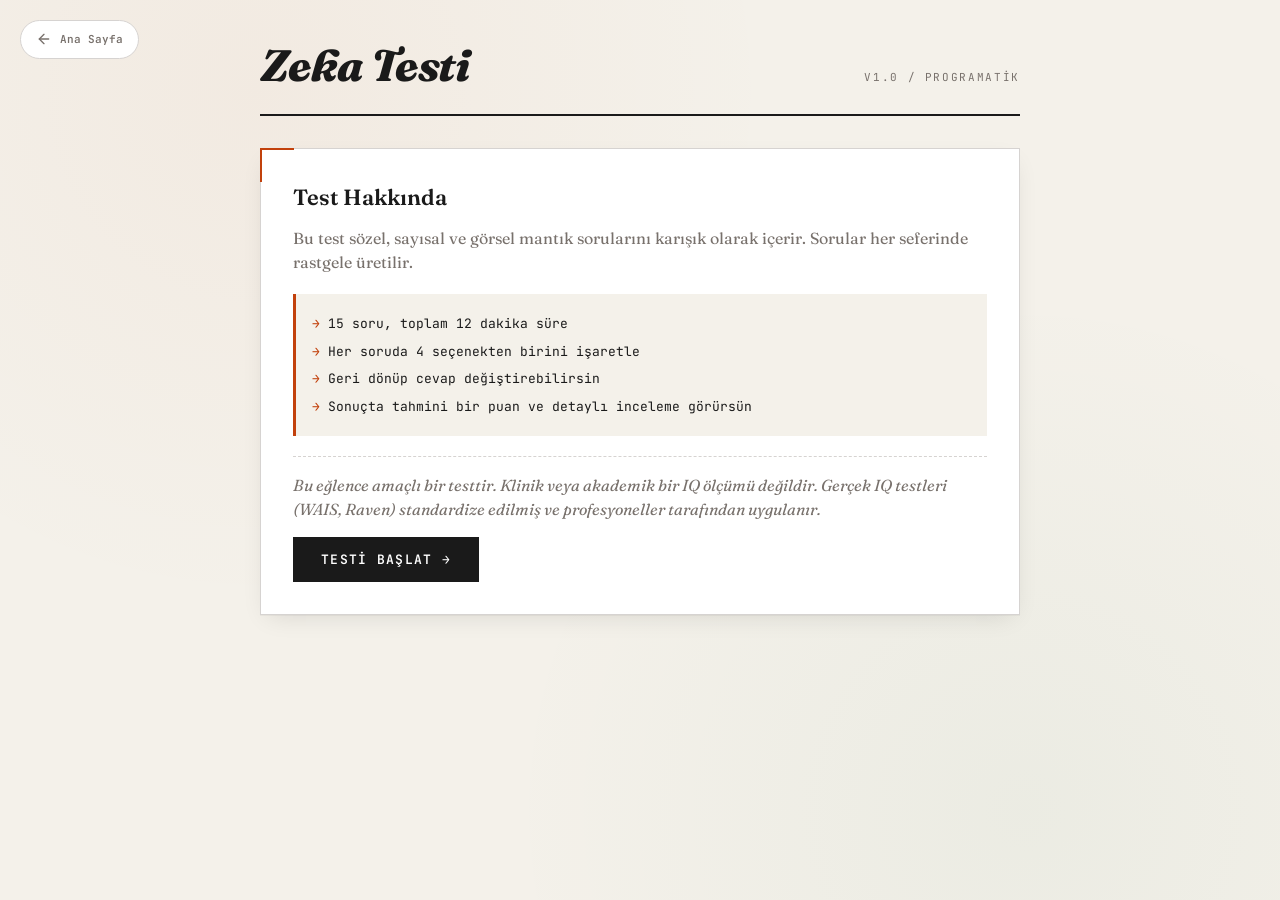
<file: iq-test.html>
<!DOCTYPE html>
<html lang="tr">
<head>
<meta charset="UTF-8">
<meta name="viewport" content="width=device-width, initial-scale=1.0">
<title>Zeka Testi</title>
<link href="https://fonts.googleapis.com/css2?family=Fraunces:opsz,wght@9..144,400;9..144,600;9..144,800&family=JetBrains+Mono:wght@400;600&display=swap" rel="stylesheet">
<style>
  :root {
    --bg: #f4f1ea;
    --ink: #1a1a1a;
    --paper: #ffffff;
    --accent: #c2410c;
    --accent-soft: #fed7aa;
    --muted: #78716c;
    --line: #d6d3d1;
    --correct: #166534;
    --wrong: #991b1b;
    --shadow: 0 1px 0 rgba(0,0,0,0.04), 0 8px 24px -8px rgba(0,0,0,0.12);
  }
  * { box-sizing: border-box; margin: 0; padding: 0; }
  html, body {
    background: var(--bg);
    color: var(--ink);
    font-family: 'Fraunces', Georgia, serif;
    min-height: 100vh;
    line-height: 1.5;
  }
  body {
    background-image:
      radial-gradient(circle at 20% 10%, rgba(194,65,12,0.04) 0%, transparent 40%),
      radial-gradient(circle at 80% 90%, rgba(22,101,52,0.04) 0%, transparent 40%);
    padding: 32px 16px 64px;
  }
  .wrap {
    max-width: 760px;
    margin: 0 auto;
  }
  header.brand {
    border-bottom: 2px solid var(--ink);
    padding-bottom: 16px;
    margin-bottom: 32px;
    display: flex;
    justify-content: space-between;
    align-items: baseline;
  }
  .brand h1 {
    font-family: 'Fraunces', serif;
    font-weight: 800;
    font-size: clamp(28px, 5vw, 44px);
    letter-spacing: -0.02em;
    font-style: italic;
  }
  .brand .meta {
    font-family: 'JetBrains Mono', monospace;
    font-size: 11px;
    text-transform: uppercase;
    letter-spacing: 0.15em;
    color: var(--muted);
  }

  /* Cards */
  .card {
    background: var(--paper);
    border: 1px solid var(--line);
    padding: 32px;
    box-shadow: var(--shadow);
    position: relative;
  }
  .card::before {
    content: '';
    position: absolute;
    top: -1px; left: -1px;
    width: 32px; height: 32px;
    border-top: 2px solid var(--accent);
    border-left: 2px solid var(--accent);
  }

  /* Start screen */
  #start h2 {
    font-size: 22px;
    margin-bottom: 12px;
    font-weight: 600;
  }
  #start p {
    color: var(--muted);
    margin-bottom: 8px;
    font-size: 16px;
  }
  .rules {
    font-family: 'JetBrains Mono', monospace;
    font-size: 13px;
    background: var(--bg);
    padding: 16px;
    margin: 20px 0;
    border-left: 3px solid var(--accent);
  }
  .rules li {
    list-style: none;
    padding: 4px 0;
    color: var(--ink);
  }
  .rules li::before {
    content: '→ ';
    color: var(--accent);
    font-weight: 600;
  }
  .disclaimer {
    font-size: 13px;
    color: var(--muted);
    font-style: italic;
    margin-top: 16px;
    padding-top: 16px;
    border-top: 1px dashed var(--line);
  }

  /* Buttons */
  button {
    font-family: 'JetBrains Mono', monospace;
    cursor: pointer;
    border: none;
    background: none;
  }
  .btn-primary {
    background: var(--ink);
    color: var(--paper);
    padding: 14px 28px;
    font-size: 13px;
    font-weight: 600;
    letter-spacing: 0.1em;
    text-transform: uppercase;
    transition: transform 0.15s, background 0.15s;
    margin-top: 8px;
  }
  .btn-primary:hover {
    background: var(--accent);
    transform: translateY(-1px);
  }
  .btn-secondary {
    background: transparent;
    color: var(--ink);
    border: 1px solid var(--ink);
    padding: 10px 20px;
    font-size: 12px;
    letter-spacing: 0.08em;
    text-transform: uppercase;
  }
  .btn-secondary:hover { background: var(--ink); color: var(--paper); }

  /* Quiz */
  .progress-bar {
    height: 4px;
    background: var(--line);
    margin-bottom: 24px;
    position: relative;
    overflow: hidden;
  }
  .progress-fill {
    height: 100%;
    background: var(--accent);
    transition: width 0.4s ease;
  }
  .q-header {
    display: flex;
    justify-content: space-between;
    align-items: center;
    margin-bottom: 24px;
    font-family: 'JetBrains Mono', monospace;
    font-size: 12px;
    letter-spacing: 0.1em;
    text-transform: uppercase;
    color: var(--muted);
  }
  .q-type {
    background: var(--accent-soft);
    color: var(--accent);
    padding: 4px 10px;
    font-weight: 600;
  }
  .timer { font-weight: 600; color: var(--ink); }
  .timer.warn { color: var(--accent); }

  .question-text {
    font-size: clamp(20px, 3vw, 26px);
    line-height: 1.4;
    margin-bottom: 8px;
    font-weight: 600;
  }
  .question-sub {
    color: var(--muted);
    font-size: 15px;
    margin-bottom: 24px;
    font-style: italic;
  }

  /* Sequence display */
  .sequence {
    font-family: 'JetBrains Mono', monospace;
    font-size: clamp(22px, 4vw, 32px);
    text-align: center;
    padding: 24px;
    background: var(--bg);
    margin: 24px 0;
    letter-spacing: 0.1em;
    font-weight: 600;
  }
  .sequence .blank {
    color: var(--accent);
    border-bottom: 2px solid var(--accent);
  }

  /* Visual SVG block */
  .visual-block {
    display: flex;
    justify-content: center;
    padding: 24px;
    background: var(--bg);
    margin: 24px 0;
  }
  .visual-block svg { max-width: 100%; height: auto; }

  /* Options */
  .options {
    display: grid;
    grid-template-columns: repeat(2, 1fr);
    gap: 12px;
    margin-top: 16px;
  }
  .options.four { grid-template-columns: repeat(2, 1fr); }
  .options.visual { grid-template-columns: repeat(4, 1fr); }
  @media (max-width: 560px) {
    .options.visual { grid-template-columns: repeat(2, 1fr); }
  }
  .opt {
    background: var(--paper);
    border: 1px solid var(--line);
    padding: 16px;
    text-align: left;
    font-size: 17px;
    font-family: 'Fraunces', serif;
    transition: all 0.15s;
    display: flex;
    align-items: center;
    gap: 12px;
    min-height: 64px;
  }
  .opt .letter {
    font-family: 'JetBrains Mono', monospace;
    font-size: 11px;
    background: var(--bg);
    color: var(--muted);
    width: 24px;
    height: 24px;
    display: flex;
    align-items: center;
    justify-content: center;
    flex-shrink: 0;
    font-weight: 600;
  }
  .opt:hover {
    border-color: var(--ink);
    transform: translateY(-1px);
  }
  .opt.selected {
    border-color: var(--accent);
    background: var(--accent-soft);
  }
  .opt.selected .letter { background: var(--accent); color: white; }
  .opt.correct {
    border-color: var(--correct);
    background: #dcfce7;
  }
  .opt.wrong {
    border-color: var(--wrong);
    background: #fee2e2;
  }
  .opt:disabled { cursor: default; }

  .opt-visual {
    justify-content: center;
    padding: 12px;
    min-height: 88px;
  }
  .opt-visual svg { max-width: 100%; max-height: 64px; }

  .controls {
    display: flex;
    justify-content: space-between;
    margin-top: 32px;
    padding-top: 20px;
    border-top: 1px solid var(--line);
  }

  /* Result */
  .score-display {
    text-align: center;
    padding: 24px 0;
  }
  .score-display .iq {
    font-size: clamp(72px, 14vw, 120px);
    font-family: 'Fraunces', serif;
    font-style: italic;
    font-weight: 800;
    color: var(--accent);
    line-height: 1;
    letter-spacing: -0.04em;
  }
  .score-display .label {
    font-family: 'JetBrains Mono', monospace;
    font-size: 11px;
    text-transform: uppercase;
    letter-spacing: 0.2em;
    color: var(--muted);
    margin-top: 8px;
  }
  .score-display .category {
    font-size: 20px;
    margin-top: 16px;
    font-weight: 600;
  }
  .stats {
    display: grid;
    grid-template-columns: repeat(3, 1fr);
    gap: 16px;
    margin: 24px 0;
    padding: 20px;
    background: var(--bg);
    font-family: 'JetBrains Mono', monospace;
  }
  .stat {
    text-align: center;
  }
  .stat .num {
    font-size: 28px;
    font-weight: 600;
    color: var(--ink);
  }
  .stat .lbl {
    font-size: 10px;
    text-transform: uppercase;
    letter-spacing: 0.1em;
    color: var(--muted);
    margin-top: 4px;
  }
  .review {
    margin-top: 24px;
  }
  .review h3 {
    font-size: 14px;
    font-family: 'JetBrains Mono', monospace;
    text-transform: uppercase;
    letter-spacing: 0.15em;
    color: var(--muted);
    margin-bottom: 12px;
  }
  .review-item {
    padding: 12px 0;
    border-bottom: 1px dashed var(--line);
    display: flex;
    gap: 12px;
    font-size: 14px;
  }
  .review-item .mark {
    font-family: 'JetBrains Mono', monospace;
    font-weight: 600;
    flex-shrink: 0;
    width: 20px;
  }
  .review-item .mark.ok { color: var(--correct); }
  .review-item .mark.no { color: var(--wrong); }
  .review-item .qtext { flex: 1; color: var(--muted); }
  .review-item .ans { font-family: 'JetBrains Mono', monospace; font-size: 12px; }

  .hidden { display: none !important; }

  /* Back to Home Button */
  .back-btn {
    position: fixed;
    top: 20px;
    left: 20px;
    z-index: 1000;
    text-decoration: none;
    color: var(--muted);
    background: var(--paper);
    padding: 10px 15px;
    border-radius: 30px;
    font-family: 'JetBrains Mono', monospace;
    font-size: 11px;
    font-weight: 600;
    border: 1px solid var(--line);
    backdrop-filter: blur(5px);
    display: flex;
    align-items: center;
    gap: 8px;
    transition: all 0.2s;
  }
  .back-btn:hover {
    border-color: var(--accent);
    color: var(--accent);
    transform: translateX(4px);
  }
  @media (max-width: 768px) {
    .back-btn {
        top: 10px;
        left: 10px;
        padding: 8px 12px;
        font-size: 10px;
    }
  }
</style>
</head>
<body>

<a href="index.html" class="back-btn">
  <svg width="16" height="16" viewBox="0 0 24 24" fill="none" stroke="currentColor" stroke-width="2" stroke-linecap="round" stroke-linejoin="round"><line x1="19" y1="12" x2="5" y2="12"></line><polyline points="12 19 5 12 12 5"></polyline></svg>
  Ana Sayfa
</a>

<div class="wrap">
  <header class="brand">
    <h1>Zeka Testi</h1>
    <div class="meta">v1.0 / programatik</div>
  </header>

  <!-- START SCREEN -->
  <div class="card" id="start">
    <h2>Test Hakkında</h2>
    <p>Bu test sözel, sayısal ve görsel mantık sorularını karışık olarak içerir. Sorular her seferinde rastgele üretilir.</p>
    <ul class="rules">
      <li>15 soru, toplam 12 dakika süre</li>
      <li>Her soruda 4 seçenekten birini işaretle</li>
      <li>Geri dönüp cevap değiştirebilirsin</li>
      <li>Sonuçta tahmini bir puan ve detaylı inceleme görürsün</li>
    </ul>
    <p class="disclaimer">Bu eğlence amaçlı bir testtir. Klinik veya akademik bir IQ ölçümü değildir. Gerçek IQ testleri (WAIS, Raven) standardize edilmiş ve profesyoneller tarafından uygulanır.</p>
    <button class="btn-primary" onclick="startTest()">Testi Başlat →</button>
  </div>

  <!-- QUIZ SCREEN -->
  <div class="card hidden" id="quiz">
    <div class="progress-bar"><div class="progress-fill" id="progress"></div></div>
    <div class="q-header">
      <span><span id="qNum">1</span> / <span id="qTotal">15</span> · <span class="q-type" id="qType">SÖZEL</span></span>
      <span class="timer" id="timer">12:00</span>
    </div>
    <div class="question-text" id="qText"></div>
    <div class="question-sub" id="qSub"></div>
    <div id="qBody"></div>
    <div class="options" id="options"></div>
    <div class="controls">
      <button class="btn-secondary" id="prevBtn" onclick="prevQ()">← Önceki</button>
      <button class="btn-secondary" id="nextBtn" onclick="nextQ()">Sonraki →</button>
    </div>
  </div>

  <!-- RESULT SCREEN -->
  <div class="card hidden" id="result">
    <div class="score-display">
      <div class="iq" id="iqScore">—</div>
      <div class="label">Tahmini Puan</div>
      <div class="category" id="iqCategory"></div>
    </div>
    <div class="stats">
      <div class="stat"><div class="num" id="rCorrect">0</div><div class="lbl">Doğru</div></div>
      <div class="stat"><div class="num" id="rWrong">0</div><div class="lbl">Yanlış</div></div>
      <div class="stat"><div class="num" id="rTime">0:00</div><div class="lbl">Süre</div></div>
    </div>
    <div class="review">
      <h3>Soru İncelemesi</h3>
      <div id="reviewList"></div>
    </div>
    <div class="controls">
      <button class="btn-primary" onclick="location.reload()">Tekrar Dene</button>
    </div>
  </div>
</div>

<script>
// ============================================================
// UTILS
// ============================================================
const rand = (min, max) => Math.floor(Math.random() * (max - min + 1)) + min;
const pick = arr => arr[Math.floor(Math.random() * arr.length)];
const shuffle = arr => {
  const a = [...arr];
  for (let i = a.length - 1; i > 0; i--) {
    const j = Math.floor(Math.random() * (i + 1));
    [a[i], a[j]] = [a[j], a[i]];
  }
  return a;
};

// Create options object from correct value + distractors
const makeOptions = (correct, distractors) => {
  const all = shuffle([correct, ...distractors]);
  return { options: all, correctIndex: all.indexOf(correct) };
};

// ============================================================
// QUESTION GENERATORS
// ============================================================

// --- SAYISAL: Aritmetik dizi (Fibonacci, kare, üçgen, vs.) ---
function genNumberSequence() {
  const patterns = [
    // Aritmetik: a, a+d, a+2d...
    () => {
      const a = rand(2, 10), d = rand(2, 8);
      const seq = [a, a+d, a+2*d, a+3*d];
      return { seq, next: a + 4*d, hint: 'Aritmetik dizi' };
    },
    // Geometrik: a, ar, ar²...
    () => {
      const a = rand(2, 5), r = rand(2, 3);
      const seq = [a, a*r, a*r*r, a*r*r*r];
      return { seq, next: a*r*r*r*r, hint: 'Geometrik dizi' };
    },
    // Kareler
    () => {
      const start = rand(2, 5);
      const seq = [start*start, (start+1)**2, (start+2)**2, (start+3)**2];
      return { seq, next: (start+4)**2, hint: 'Karelerin dizisi' };
    },
    // Fibonacci benzeri
    () => {
      const a = rand(1, 4), b = rand(2, 6);
      const seq = [a, b, a+b, a+2*b, 2*a+3*b];
      return { seq, next: 3*a+5*b, hint: 'Toplama dizisi' };
    },
    // İkili artan fark: 1, 3, 6, 10, 15 (üçgensel)
    () => {
      let v = rand(1, 4), diff = rand(2, 4);
      const seq = [v];
      for (let i = 0; i < 3; i++) { v += diff; seq.push(v); diff++; }
      const next = seq[seq.length-1] + diff;
      return { seq, next, hint: 'Artan farklar' };
    },
    // Çarpıp ekleme: x2+1
    () => {
      const a = rand(2, 4), add = rand(1, 3);
      const seq = [a];
      for (let i = 0; i < 3; i++) seq.push(seq[seq.length-1]*2 + add);
      const next = seq[seq.length-1]*2 + add;
      return { seq, next, hint: '×2 sonra +sabit' };
    },
  ];
  const { seq, next, hint } = pick(patterns)();
  const distractors = shuffle([next + rand(1,5), next - rand(1,5), next + rand(6,12)]);
  return {
    type: 'SAYISAL',
    text: 'Dizide bir sonraki sayı kaçtır?',
    sub: hint,
    body: `<div class="sequence">${seq.join(',  ')},  <span class="blank">?</span></div>`,
    ...makeOptions(next, distractors),
    correctValue: next
  };
}

// --- SÖZEL: Analoji ---
function genAnalogy() {
  const sets = [
    { a: 'Kedi', b: 'Yavru', c: 'İnek', d: 'Buzağı', distractors: ['Tay', 'Kuzu', 'Civciv'] },
    { a: 'Doktor', b: 'Hastane', c: 'Öğretmen', d: 'Okul', distractors: ['Sınıf', 'Üniversite', 'Kalem'] },
    { a: 'Göz', b: 'Görmek', c: 'Kulak', d: 'Duymak', distractors: ['Konuşmak', 'Dokunmak', 'Koklamak'] },
    { a: 'Saat', b: 'Zaman', c: 'Termometre', d: 'Sıcaklık', distractors: ['Hava', 'Basınç', 'Mesafe'] },
    { a: 'Kalem', b: 'Yazmak', c: 'Bıçak', d: 'Kesmek', distractors: ['Pişirmek', 'Çizmek', 'Yemek'] },
    { a: 'Balık', b: 'Yüzmek', c: 'Kuş', d: 'Uçmak', distractors: ['Yürümek', 'Koşmak', 'Zıplamak'] },
    { a: 'Ayak', b: 'Çorap', c: 'El', d: 'Eldiven', distractors: ['Şapka', 'Kemer', 'Atkı'] },
    { a: 'Kitap', b: 'Sayfa', c: 'Ağaç', d: 'Yaprak', distractors: ['Kök', 'Meyve', 'Çiçek'] },
    { a: 'Susuzluk', b: 'Su', c: 'Açlık', d: 'Yemek', distractors: ['Yorgunluk', 'Hava', 'Uyku'] },
    { a: 'Şair', b: 'Şiir', c: 'Ressam', d: 'Resim', distractors: ['Fırça', 'Boya', 'Tuval'] },
    { a: 'Buz', b: 'Soğuk', c: 'Ateş', d: 'Sıcak', distractors: ['Yumuşak', 'Sert', 'Parlak'] },
    { a: 'Anahtar', b: 'Kilit', c: 'Şifre', d: 'Hesap', distractors: ['Bilgisayar', 'Telefon', 'Kapı'] },
  ];
  const s = pick(sets);
  return {
    type: 'SÖZEL',
    text: `${s.a} : ${s.b} :: ${s.c} : ?`,
    sub: 'Aynı ilişki: ilk çift gibi ikinci çift hangisi?',
    body: '',
    ...makeOptions(s.d, s.distractors),
    correctValue: s.d
  };
}

// --- SÖZEL: Farklı olanı bul ---
function genOddOneOut() {
  const sets = [
    { items: ['Elma', 'Armut', 'Muz', 'Havuç'], odd: 'Havuç', reason: 'sebze' },
    { items: ['Köpek', 'Kedi', 'Aslan', 'Masa'], odd: 'Masa', reason: 'canlı değil' },
    { items: ['Mavi', 'Yeşil', 'Kırmızı', 'Yuvarlak'], odd: 'Yuvarlak', reason: 'renk değil' },
    { items: ['Kalem', 'Defter', 'Silgi', 'Top'], odd: 'Top', reason: 'kırtasiye değil' },
    { items: ['Çekiç', 'Tornavida', 'Anahtar', 'Kitap'], odd: 'Kitap', reason: 'alet değil' },
    { items: ['Pazartesi', 'Salı', 'Ocak', 'Çarşamba'], odd: 'Ocak', reason: 'gün değil, ay' },
    { items: ['Göl', 'Deniz', 'Nehir', 'Dağ'], odd: 'Dağ', reason: 'su değil' },
    { items: ['2', '4', '6', '9'], odd: '9', reason: 'tek sayı' },
    { items: ['Türkiye', 'Almanya', 'Tokyo', 'Fransa'], odd: 'Tokyo', reason: 'ülke değil, şehir' },
    { items: ['Piyano', 'Keman', 'Gitar', 'Davul'], odd: 'Davul', reason: 'telli değil, vurmalı' },
  ];
  const s = pick(sets);
  const distractors = s.items.filter(x => x !== s.odd);
  return {
    type: 'SÖZEL',
    text: 'Hangisi diğerlerinden farklıdır?',
    sub: 'Grup mantığını bul',
    body: '',
    ...makeOptions(s.odd, distractors),
    correctValue: s.odd
  };
}

// --- SAYISAL: Problem ---
function genWordProblem() {
  const types = [
    () => {
      const x = rand(3, 12), y = rand(2, 8);
      return {
        text: `Bir kalem ${x} TL, bir defter ${y} TL. 3 kalem ve 2 defter kaç TL?`,
        ans: 3*x + 2*y
      };
    },
    () => {
      const total = rand(40, 100), part = rand(10, 30);
      return {
        text: `${total} kişilik bir gruptan ${part} kişi ayrıldı. Geriye kaç kişi kaldı?`,
        ans: total - part
      };
    },
    () => {
      const n = rand(4, 12), each = rand(3, 8);
      return {
        text: `${n} sepette her birinde ${each} elma varsa, toplam kaç elma vardır?`,
        ans: n * each
      };
    },
    () => {
      const total = rand(50, 200);
      const pct = pick([10, 20, 25, 50]);
      return {
        text: `${total}'in %${pct}'i kaçtır?`,
        ans: total * pct / 100
      };
    },
    () => {
      const a = rand(20, 60), b = rand(2, 5);
      return {
        text: `${a} yaşındaki bir kişi, ${b} yıl önce kaç yaşındaydı?`,
        ans: a - b
      };
    },
    () => {
      const speed = rand(40, 90), time = rand(2, 6);
      return {
        text: `Saatte ${speed} km giden bir araç ${time} saatte kaç km gider?`,
        ans: speed * time
      };
    },
  ];
  const q = pick(types)();
  const ans = Math.round(q.ans);
  const distractors = shuffle([
    ans + rand(2, 8),
    ans - rand(2, 8),
    ans + rand(10, 20)
  ]).filter(x => x !== ans && x > 0).slice(0, 3);
  while (distractors.length < 3) distractors.push(ans + rand(15, 30));
  return {
    type: 'SAYISAL',
    text: q.text,
    sub: 'Hesapla',
    body: '',
    ...makeOptions(ans, distractors.slice(0,3)),
    correctValue: ans
  };
}

// --- GÖRSEL: Şekil dizisi (SVG ile) ---
function shapeSVG(shape, size = 56, color = '#1a1a1a', rotation = 0) {
  const cx = size/2, cy = size/2;
  let inner = '';
  switch(shape) {
    case 'circle':
      inner = `<circle cx="${cx}" cy="${cy}" r="${size*0.35}" fill="none" stroke="${color}" stroke-width="3"/>`; break;
    case 'square':
      inner = `<rect x="${size*0.2}" y="${size*0.2}" width="${size*0.6}" height="${size*0.6}" fill="none" stroke="${color}" stroke-width="3"/>`; break;
    case 'triangle':
      inner = `<polygon points="${cx},${size*0.18} ${size*0.18},${size*0.82} ${size*0.82},${size*0.82}" fill="none" stroke="${color}" stroke-width="3"/>`; break;
    case 'diamond':
      inner = `<polygon points="${cx},${size*0.15} ${size*0.85},${cy} ${cx},${size*0.85} ${size*0.15},${cy}" fill="none" stroke="${color}" stroke-width="3"/>`; break;
    case 'star':
      const pts = [];
      for (let i = 0; i < 10; i++) {
        const a = (Math.PI/5)*i - Math.PI/2;
        const r = i%2===0 ? size*0.35 : size*0.16;
        pts.push(`${cx + r*Math.cos(a)},${cy + r*Math.sin(a)}`);
      }
      inner = `<polygon points="${pts.join(' ')}" fill="none" stroke="${color}" stroke-width="3"/>`; break;
    case 'circle-filled':
      inner = `<circle cx="${cx}" cy="${cy}" r="${size*0.35}" fill="${color}"/>`; break;
    case 'square-filled':
      inner = `<rect x="${size*0.2}" y="${size*0.2}" width="${size*0.6}" height="${size*0.6}" fill="${color}"/>`; break;
    case 'triangle-filled':
      inner = `<polygon points="${cx},${size*0.18} ${size*0.18},${size*0.82} ${size*0.82},${size*0.82}" fill="${color}"/>`; break;
  }
  return `<svg viewBox="0 0 ${size} ${size}" width="${size}" height="${size}" style="transform: rotate(${rotation}deg);">${inner}</svg>`;
}

function genVisualPattern() {
  const shapes = ['circle', 'square', 'triangle', 'diamond', 'star'];
  const patterns = [
    // Pattern 1: Aynı şekil, dolu/boş alternatif
    () => {
      const sh = pick(shapes);
      const seq = [sh, sh+'-filled', sh, sh+'-filled'];
      const next = sh;
      const distractors = shuffle(shapes.filter(s => s !== sh)).slice(0,2).concat([sh+'-filled']);
      return { seq, next, distractors, hint: 'Şekil tekrarı: dolu/boş' };
    },
    // Pattern 2: Şekil değişimi (3 farklı şekil döngüsü)
    () => {
      const s1 = pick(shapes), s2 = pick(shapes.filter(s=>s!==s1)), s3 = pick(shapes.filter(s=>s!==s1 && s!==s2));
      const seq = [s1, s2, s3, s1];
      const next = s2;
      const distractors = shuffle(shapes.filter(s => s !== next)).slice(0,3);
      return { seq, next, distractors, hint: '3-lü döngü' };
    },
    // Pattern 3: Şekil sabit, rotasyon (sadece üçgen ve elmas için)
    () => {
      const sh = pick(['triangle', 'diamond', 'star']);
      const seq = [sh, sh, sh, sh];
      const next = sh;
      const distractors = shuffle(shapes.filter(s => s !== sh)).slice(0,3);
      return { seq, next, distractors, hint: 'Aynı şekil tekrarı' };
    },
  ];
  const { seq, next, distractors, hint } = pick(patterns)();

  const visualBody = `
    <div class="visual-block">
      <div style="display:flex; gap:12px; align-items:center; flex-wrap:wrap; justify-content:center;">
        ${seq.map(s => shapeSVG(s)).join('')}
        <div style="font-family:'JetBrains Mono',monospace; font-size:32px; color:var(--accent); padding:0 8px;">?</div>
      </div>
    </div>
  `;

  // Options as visual
  const allOpts = shuffle([next, ...distractors]);
  return {
    type: 'GÖRSEL',
    text: 'Sıradaki şekil hangisi olmalı?',
    sub: hint,
    body: visualBody,
    options: allOpts,
    correctIndex: allOpts.indexOf(next),
    correctValue: next,
    visualOptions: true
  };
}

// --- SAYISAL: Matris (kalan) ---
function genMatrixLogic() {
  // Basit kural: her satırın toplamı eşit
  const rowSum = rand(15, 25);
  const a = rand(1, 8), b = rand(1, 8);
  const c = rowSum - a - b;
  if (c < 1) return genMatrixLogic(); // retry
  const d = rand(1, 8), e = rand(1, 8);
  const f = rowSum - d - e;
  if (f < 1) return genMatrixLogic();
  const g = rand(1, 8), h = rand(1, 8);
  const i = rowSum - g - h;
  if (i < 1) return genMatrixLogic();

  const body = `
    <div class="visual-block">
      <table style="border-collapse:collapse; font-family:'JetBrains Mono',monospace; font-size:24px;">
        <tr>
          <td style="border:2px solid #1a1a1a; padding:16px 24px;">${a}</td>
          <td style="border:2px solid #1a1a1a; padding:16px 24px;">${b}</td>
          <td style="border:2px solid #1a1a1a; padding:16px 24px;">${c}</td>
        </tr>
        <tr>
          <td style="border:2px solid #1a1a1a; padding:16px 24px;">${d}</td>
          <td style="border:2px solid #1a1a1a; padding:16px 24px;">${e}</td>
          <td style="border:2px solid #1a1a1a; padding:16px 24px;">${f}</td>
        </tr>
        <tr>
          <td style="border:2px solid #1a1a1a; padding:16px 24px;">${g}</td>
          <td style="border:2px solid #1a1a1a; padding:16px 24px;">${h}</td>
          <td style="border:2px solid #c2410c; padding:16px 24px; color:#c2410c; font-weight:600;">?</td>
        </tr>
      </table>
    </div>
  `;

  const distractors = shuffle([i + rand(1,4), i - rand(1,3), i + rand(5,8)]).filter(x => x !== i && x > 0).slice(0,3);
  while (distractors.length < 3) distractors.push(i + rand(10, 15));
  return {
    type: 'GÖRSEL',
    text: '? yerine hangi sayı gelmeli?',
    sub: 'Her satırın toplamı aynıdır',
    body,
    ...makeOptions(i, distractors.slice(0,3)),
    correctValue: i
  };
}

// ============================================================
// TEST ENGINE
// ============================================================
const TOTAL_Q = 15;
const TOTAL_TIME = 12 * 60; // saniye

let questions = [];
let currentIdx = 0;
let userAnswers = [];
let startTime = 0;
let timerInterval = null;
let timeLeft = TOTAL_TIME;

function generateQuestions() {
  // Karışık ama dengeli dağılım
  const generators = [
    genNumberSequence, genNumberSequence, genNumberSequence,
    genWordProblem, genWordProblem,
    genAnalogy, genAnalogy, genAnalogy,
    genOddOneOut, genOddOneOut,
    genVisualPattern, genVisualPattern, genVisualPattern,
    genMatrixLogic, genMatrixLogic,
  ];
  return shuffle(generators).map(fn => fn());
}

function startTest() {
  questions = generateQuestions();
  userAnswers = new Array(TOTAL_Q).fill(null);
  currentIdx = 0;
  startTime = Date.now();
  timeLeft = TOTAL_TIME;

  document.getElementById('start').classList.add('hidden');
  document.getElementById('quiz').classList.remove('hidden');
  document.getElementById('qTotal').textContent = TOTAL_Q;

  renderQuestion();
  startTimer();
}

function startTimer() {
  updateTimerDisplay();
  timerInterval = setInterval(() => {
    timeLeft--;
    updateTimerDisplay();
    if (timeLeft <= 0) {
      clearInterval(timerInterval);
      finishTest();
    }
  }, 1000);
}

function updTimer() { updateTimerDisplay(); }
function updateTimerDisplay() {
  const m = Math.floor(timeLeft / 60);
  const s = timeLeft % 60;
  const el = document.getElementById('timer');
  el.textContent = `${m}:${String(s).padStart(2,'0')}`;
  if (timeLeft < 60) el.classList.add('warn');
}

function renderQuestion() {
  const q = questions[currentIdx];
  document.getElementById('qNum').textContent = currentIdx + 1;
  document.getElementById('qType').textContent = q.type;
  document.getElementById('qText').textContent = q.text;
  document.getElementById('qSub').textContent = q.sub || '';
  document.getElementById('qBody').innerHTML = q.body || '';
  document.getElementById('progress').style.width = ((currentIdx+1)/TOTAL_Q*100) + '%';

  const opts = document.getElementById('options');
  opts.className = q.visualOptions ? 'options visual' : 'options';
  opts.innerHTML = '';
  q.options.forEach((opt, idx) => {
    const btn = document.createElement('button');
    btn.className = 'opt' + (q.visualOptions ? ' opt-visual' : '');
    if (userAnswers[currentIdx] === idx) btn.classList.add('selected');
    const letter = ['A', 'B', 'C', 'D'][idx];
    if (q.visualOptions) {
      btn.innerHTML = `<span class="letter">${letter}</span>${shapeSVG(opt, 48)}`;
    } else {
      btn.innerHTML = `<span class="letter">${letter}</span><span>${opt}</span>`;
    }
    btn.onclick = () => selectAnswer(idx);
    opts.appendChild(btn);
  });

  document.getElementById('prevBtn').disabled = currentIdx === 0;
  document.getElementById('prevBtn').style.opacity = currentIdx === 0 ? '0.4' : '1';
  document.getElementById('nextBtn').textContent = currentIdx === TOTAL_Q - 1 ? 'Bitir ✓' : 'Sonraki →';
}

function selectAnswer(idx) {
  userAnswers[currentIdx] = idx;
  renderQuestion();
}

function prevQ() {
  if (currentIdx > 0) { currentIdx--; renderQuestion(); }
}
function nextQ() {
  if (currentIdx < TOTAL_Q - 1) { currentIdx++; renderQuestion(); }
  else finishTest();
}

function finishTest() {
  clearInterval(timerInterval);
  const elapsed = Math.floor((Date.now() - startTime) / 1000);
  let correct = 0;
  questions.forEach((q, i) => { if (userAnswers[i] === q.correctIndex) correct++; });
  const wrong = TOTAL_Q - correct;

  // Tahmini IQ hesaplama (eğlence amaçlı, gerçek değil):
  // 100 baz, her doğru ~5 puan, süre bonusu/cezası
  const accuracy = correct / TOTAL_Q;
  const timeBonus = Math.max(0, (TOTAL_TIME - elapsed) / TOTAL_TIME) * 10;
  let iq = Math.round(70 + accuracy * 60 + timeBonus);
  iq = Math.max(70, Math.min(145, iq));

  let category = '';
  if (iq >= 130) category = 'Çok Yüksek';
  else if (iq >= 115) category = 'Yüksek';
  else if (iq >= 100) category = 'Ortalama Üstü';
  else if (iq >= 85) category = 'Ortalama';
  else category = 'Ortalama Altı';

  document.getElementById('quiz').classList.add('hidden');
  document.getElementById('result').classList.remove('hidden');
  document.getElementById('iqScore').textContent = iq;
  document.getElementById('iqCategory').textContent = category;
  document.getElementById('rCorrect').textContent = correct;
  document.getElementById('rWrong').textContent = wrong;
  const m = Math.floor(elapsed / 60), s = elapsed % 60;
  document.getElementById('rTime').textContent = `${m}:${String(s).padStart(2,'0')}`;

  const review = document.getElementById('reviewList');
  review.innerHTML = '';
  questions.forEach((q, i) => {
    const ok = userAnswers[i] === q.correctIndex;
    const userAns = userAnswers[i] !== null ?
      (q.visualOptions ? q.options[userAnswers[i]] : q.options[userAnswers[i]]) : '—';
    const item = document.createElement('div');
    item.className = 'review-item';
    item.innerHTML = `
      <span class="mark ${ok ? 'ok' : 'no'}">${ok ? '✓' : '✗'}</span>
      <span class="qtext">${i+1}. ${q.text}</span>
      <span class="ans">Doğru: ${q.correctValue}</span>
    `;
    review.appendChild(item);
  });
}
</script>
</body>
</html>
</file>
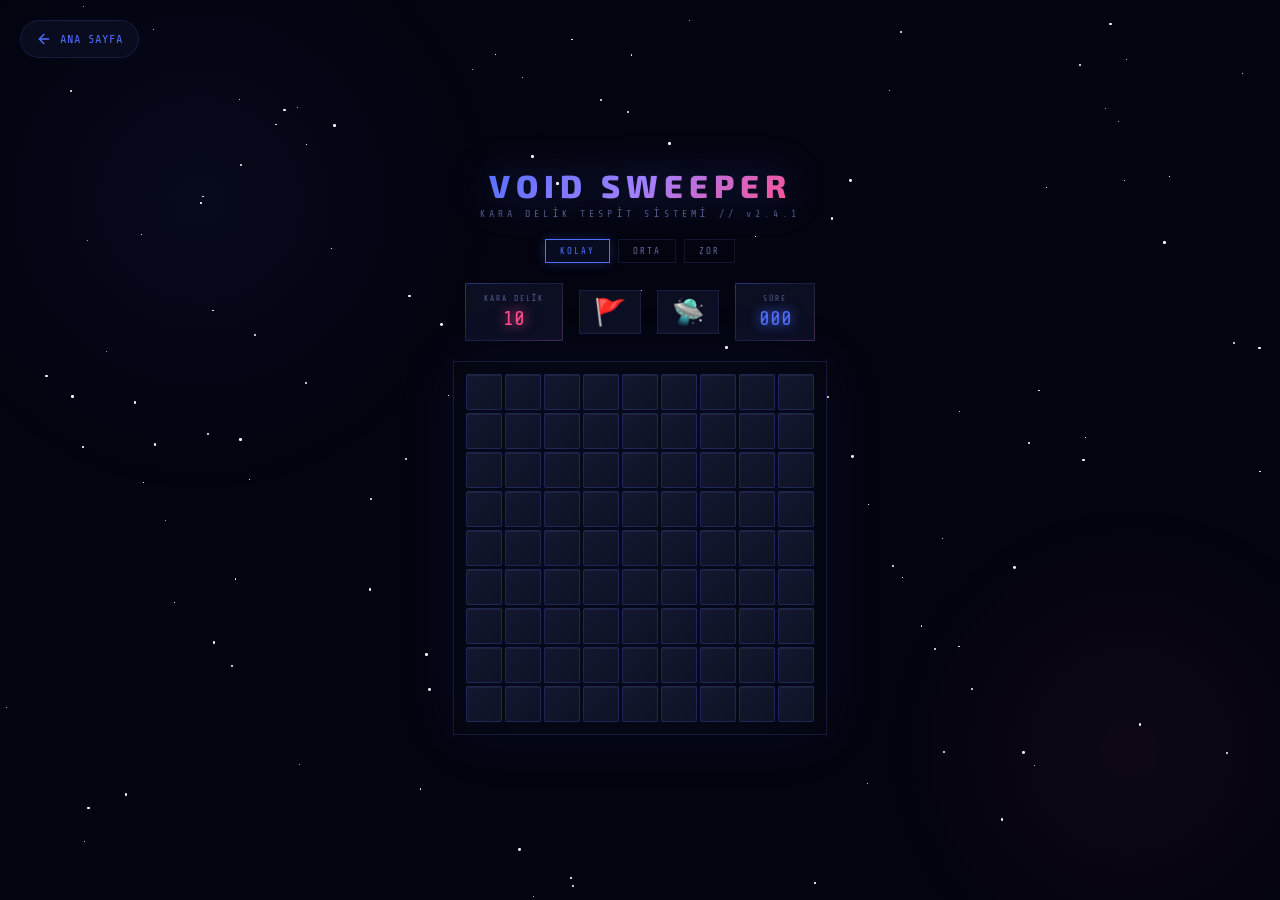
<file: minesweeper.html>
<!DOCTYPE html>
<html lang="tr">
<head>
<meta charset="UTF-8">
<meta name="viewport" content="width=device-width, initial-scale=1.0">
<title>VOID SWEEPER</title>
<style>
@import url('https://fonts.googleapis.com/css2?family=Exo+2:wght@300;400;600;800&family=Share+Tech+Mono&display=swap');

:root {
  --space: #03040f;
  --deep: #07091a;
  --panel: #0c0e22;
  --border: rgba(100,120,255,0.15);
  --accent: #4f6fff;
  --accent2: #ff4f8b;
  --star: #a0aaff;
  --safe: #00e5a0;
  --danger1: #4fa3ff;
  --danger2: #00e5a0;
  --danger3: #ffcc00;
  --danger4: #ff8800;
  --danger5: #ff4444;
  --danger6: #ff00aa;
  --danger7: #cc00ff;
  --danger8: #ffffff;
  --void: #0a0015;
}

* { margin: 0; padding: 0; box-sizing: border-box; }

body {
  background: var(--space);
  font-family: 'Exo 2', sans-serif;
  min-height: 100vh;
  display: flex;
  flex-direction: column;
  align-items: center;
  justify-content: center;
  overflow: hidden;
  color: #fff;
  position: relative;
}

/* Star field */
.stars {
  position: fixed;
  inset: 0;
  pointer-events: none;
  overflow: hidden;
}
.star {
  position: absolute;
  background: white;
  border-radius: 50%;
  animation: twinkle var(--d) ease-in-out infinite;
  animation-delay: var(--delay);
}
@keyframes twinkle {
  0%, 100% { opacity: var(--min-op); transform: scale(1); }
  50% { opacity: 1; transform: scale(1.5); }
}

/* Nebula glow in bg */
body::before {
  content: '';
  position: fixed;
  width: 600px; height: 600px;
  border-radius: 50%;
  background: radial-gradient(circle, rgba(79,111,255,0.06) 0%, transparent 70%);
  top: -100px; left: -100px;
  pointer-events: none;
  animation: nebulaDrift 15s ease-in-out infinite alternate;
}
body::after {
  content: '';
  position: fixed;
  width: 500px; height: 500px;
  border-radius: 50%;
  background: radial-gradient(circle, rgba(255,79,139,0.05) 0%, transparent 70%);
  bottom: -100px; right: -100px;
  pointer-events: none;
  animation: nebulaDrift 18s ease-in-out infinite alternate-reverse;
}
@keyframes nebulaDrift {
  0% { transform: translate(0,0) scale(1); }
  100% { transform: translate(40px, 30px) scale(1.1); }
}

/* Layout */
.app {
  position: relative;
  z-index: 1;
  display: flex;
  flex-direction: column;
  align-items: center;
  gap: clamp(10px, 2vw, 20px);
  padding: clamp(10px, 2vw, 20px);
  max-width: 100vw;
}

/* Header */
.header {
  text-align: center;
}
.title {
  font-family: 'Exo 2', sans-serif;
  font-size: 32px;
  font-weight: 800;
  letter-spacing: 6px;
  background: linear-gradient(135deg, #4f6fff, #a07fff, #ff4f8b);
  -webkit-background-clip: text;
  -webkit-text-fill-color: transparent;
  background-clip: text;
  text-transform: uppercase;
  filter: drop-shadow(0 0 20px rgba(79,111,255,0.4));
}
.subtitle {
  font-family: 'Share Tech Mono', monospace;
  font-size: 10px;
  color: rgba(160,170,255,0.5);
  letter-spacing: 4px;
  margin-top: 4px;
}

/* HUD */
.hud {
  display: flex;
  gap: 16px;
  align-items: center;
}
.hud-box {
  background: var(--panel);
  border: 1px solid var(--border);
  padding: 10px 18px;
  text-align: center;
  position: relative;
  min-width: 80px;
}
.hud-box::before {
  content: '';
  position: absolute;
  inset: -1px;
  border-radius: 2px;
  background: linear-gradient(135deg, rgba(79,111,255,0.3), transparent, rgba(255,79,139,0.2));
  -webkit-mask: linear-gradient(#fff 0 0) content-box, linear-gradient(#fff 0 0);
  -webkit-mask-composite: destination-out;
  mask-composite: exclude;
  padding: 1px;
}
.hud-label {
  font-size: 8px;
  font-family: 'Share Tech Mono', monospace;
  color: rgba(160,170,255,0.5);
  letter-spacing: 2px;
  margin-bottom: 4px;
}
.hud-value {
  font-family: 'Share Tech Mono', monospace;
  font-size: 20px;
  color: var(--accent);
  text-shadow: 0 0 12px var(--accent);
}
.hud-value.danger { color: var(--accent2); text-shadow: 0 0 12px var(--accent2); }

/* Emoji button in HUD */
.reset-btn {
  background: var(--panel);
  border: 1px solid var(--border);
  font-size: 26px;
  cursor: pointer;
  padding: 8px 14px;
  transition: all 0.2s;
  line-height: 1;
}
.reset-btn:hover {
  border-color: var(--accent);
  box-shadow: 0 0 20px rgba(79,111,255,0.3);
  transform: scale(1.1) rotate(5deg);
}

/* Difficulty selector */
.difficulty {
  display: flex;
  gap: 8px;
}
.diff-btn {
  background: transparent;
  border: 1px solid var(--border);
  color: rgba(160,170,255,0.6);
  font-family: 'Share Tech Mono', monospace;
  font-size: 9px;
  letter-spacing: 2px;
  padding: 6px 14px;
  cursor: pointer;
  transition: all 0.2s;
  text-transform: uppercase;
}
.diff-btn:hover, .diff-btn.active {
  border-color: var(--accent);
  color: var(--accent);
  box-shadow: 0 0 12px rgba(79,111,255,0.25);
  background: rgba(79,111,255,0.08);
}

/* Grid container */
.grid-wrap {
  position: relative;
  background: var(--deep);
  border: 1px solid var(--border);
  box-shadow:
    0 0 60px rgba(79,111,255,0.08),
    inset 0 0 40px rgba(0,0,0,0.6);
  padding: clamp(6px, 1.5vw, 12px);
}

/* Cell */
.grid {
  display: grid;
  gap: clamp(1px, 0.4vw, 3px);
}

.cell {
  width: var(--cell-size, 36px);
  height: var(--cell-size, 36px);
  display: flex;
  align-items: center;
  justify-content: center;
  font-family: 'Share Tech Mono', monospace;
  font-size: 14px;
  font-weight: bold;
  cursor: pointer;
  position: relative;
  border-radius: 2px;
  transition: transform 0.1s, box-shadow 0.15s;
  user-select: none;
  -webkit-user-select: none;
}

/* Covered cell */
.cell.covered {
  background: linear-gradient(135deg, #141830, #0e1225);
  border: 1px solid rgba(79,111,255,0.2);
  box-shadow: inset 0 1px 0 rgba(255,255,255,0.05);
}
.cell.covered:hover {
  background: linear-gradient(135deg, #1c2240, #141830);
  border-color: rgba(79,111,255,0.4);
  box-shadow: 0 0 12px rgba(79,111,255,0.15), inset 0 1px 0 rgba(255,255,255,0.08);
  transform: scale(1.05);
  z-index: 2;
}

/* Flagged */
.cell.flagged {
  background: linear-gradient(135deg, #1a1030, #120c20);
  border: 1px solid rgba(255,79,139,0.4);
  box-shadow: 0 0 10px rgba(255,79,139,0.15);
}
.cell.flagged::after {
  content: '⚑';
  font-size: 16px;
  color: var(--accent2);
  filter: drop-shadow(0 0 6px var(--accent2));
  animation: flagWave 2s ease-in-out infinite;
}
@keyframes flagWave {
  0%, 100% { transform: rotate(-5deg); }
  50% { transform: rotate(5deg); }
}

/* Revealed */
.cell.revealed {
  background: rgba(7, 9, 26, 0.8);
  border: 1px solid rgba(79,111,255,0.06);
  cursor: default;
  animation: reveal 0.2s ease-out;
}
@keyframes reveal {
  0% { transform: scale(0.85); opacity: 0.5; }
  100% { transform: scale(1); opacity: 1; }
}

/* Black hole (mine) */
.cell.mine-revealed {
  background: radial-gradient(circle, #1a0030, #0a0015);
  border: 1px solid rgba(255,0,170,0.3);
  animation: pulseVoid 1s ease-in-out infinite;
}
@keyframes pulseVoid {
  0%, 100% { box-shadow: 0 0 8px rgba(200,0,100,0.3); }
  50% { box-shadow: 0 0 20px rgba(200,0,100,0.6), 0 0 40px rgba(200,0,100,0.2); }
}
.cell.mine-hit {
  background: radial-gradient(circle, #3a0020, #200010) !important;
  border-color: rgba(255,0,0,0.8) !important;
  box-shadow: 0 0 30px rgba(255,0,0,0.6) !important;
  animation: explode 0.5s ease-out forwards !important;
}
@keyframes explode {
  0% { transform: scale(1); }
  30% { transform: scale(1.4); }
  60% { transform: scale(0.9); }
  100% { transform: scale(1.1); }
}

/* Number colors */
.n1 { color: var(--danger1); text-shadow: 0 0 8px var(--danger1); }
.n2 { color: var(--danger2); text-shadow: 0 0 8px var(--danger2); }
.n3 { color: var(--danger3); text-shadow: 0 0 8px var(--danger3); }
.n4 { color: var(--danger4); text-shadow: 0 0 8px var(--danger4); }
.n5 { color: var(--danger5); text-shadow: 0 0 8px var(--danger5); }
.n6 { color: var(--danger6); text-shadow: 0 0 8px var(--danger6); }
.n7 { color: var(--danger7); text-shadow: 0 0 8px var(--danger7); }
.n8 { color: var(--danger8); text-shadow: 0 0 8px var(--danger8); }

/* Overlay */
.overlay {
  position: absolute;
  inset: 0;
  display: flex;
  flex-direction: column;
  align-items: center;
  justify-content: center;
  gap: 16px;
  background: rgba(3,4,15,0.88);
  backdrop-filter: blur(4px);
  z-index: 20;
  animation: fadeIn 0.3s ease;
}
.overlay.hidden { display: none; }
@keyframes fadeIn {
  from { opacity: 0; }
  to { opacity: 1; }
}

.overlay-icon { font-size: 52px; animation: bounce 1s ease infinite; }
@keyframes bounce {
  0%,100% { transform: translateY(0); }
  50% { transform: translateY(-8px); }
}
.overlay-title {
  font-family: 'Exo 2', sans-serif;
  font-size: 26px;
  font-weight: 800;
  letter-spacing: 4px;
  text-transform: uppercase;
}
.overlay-title.win {
  background: linear-gradient(135deg, #00e5a0, #4f6fff);
  -webkit-background-clip: text;
  -webkit-text-fill-color: transparent;
  background-clip: text;
  filter: drop-shadow(0 0 10px rgba(0,229,160,0.4));
}
.overlay-title.lose {
  background: linear-gradient(135deg, #ff4f8b, #ff4444);
  -webkit-background-clip: text;
  -webkit-text-fill-color: transparent;
  background-clip: text;
  filter: drop-shadow(0 0 10px rgba(255,79,139,0.4));
}
.overlay-sub {
  font-family: 'Share Tech Mono', monospace;
  font-size: 11px;
  color: rgba(160,170,255,0.6);
  letter-spacing: 2px;
}
.play-btn {
  background: transparent;
  border: 1px solid var(--accent);
  color: var(--accent);
  font-family: 'Share Tech Mono', monospace;
  font-size: 11px;
  letter-spacing: 3px;
  padding: 12px 28px;
  cursor: pointer;
  text-transform: uppercase;
  transition: all 0.2s;
  margin-top: 8px;
}
.play-btn:hover {
  background: var(--accent);
  color: var(--space);
  box-shadow: 0 0 30px rgba(79,111,255,0.4);
  transform: scale(1.05);
}

/* Back to Home Button */
.back-btn {
  position: fixed;
  top: 20px;
  left: 20px;
  z-index: 1000;
  text-decoration: none;
  color: var(--accent);
  background: rgba(12, 14, 34, 0.8);
  padding: 10px 15px;
  border-radius: 30px;
  font-family: 'Share Tech Mono', monospace;
  font-size: 12px;
  border: 1px solid var(--border);
  backdrop-filter: blur(5px);
  display: flex;
  align-items: center;
  gap: 8px;
  transition: all 0.2s;
  letter-spacing: 1px;
}
.back-btn:hover {
  border-color: var(--accent);
  box-shadow: 0 0 15px rgba(79,111,255,0.3);
  transform: translateX(4px);
}
</style>
</head>
<body>

<a href="index.html" class="back-btn">
  <svg width="16" height="16" viewBox="0 0 24 24" fill="none" stroke="currentColor" stroke-width="2" stroke-linecap="round" stroke-linejoin="round"><line x1="19" y1="12" x2="5" y2="12"></line><polyline points="12 19 5 12 12 5"></polyline></svg>
  ANA SAYFA
</a>

<div class="stars" id="stars"></div>

<div class="app">
  <div class="header">
    <div class="title">VOID SWEEPER</div>
    <div class="subtitle">KARA DELİK TESPİT SİSTEMİ // v2.4.1</div>
  </div>

  <div class="difficulty">
    <button class="diff-btn active" data-diff="easy">KOLAY</button>
    <button class="diff-btn" data-diff="medium">ORTA</button>
    <button class="diff-btn" data-diff="hard">ZOR</button>
  </div>

  <div class="hud">
    <div class="hud-box">
      <div class="hud-label">KARA DELİK</div>
      <div class="hud-value danger" id="mineCount">0</div>
    </div>
    <button class="reset-btn" id="flagToggleBtn" title="İşaretleme Modu">🚩</button>
    <button class="reset-btn" id="resetBtn" title="Yeni Oyun">🛸</button>
    <div class="hud-box">
      <div class="hud-label">SÜRE</div>
      <div class="hud-value" id="timer">000</div>
    </div>
  </div>

  <div class="grid-wrap">
    <div class="grid" id="grid"></div>
    <div class="overlay" id="overlay">
      <div class="overlay-icon">🛸</div>
      <div class="overlay-title win">VOID SWEEPER</div>
      <div class="overlay-sub">KARA DELİKLERİ BULMACAYI</div>
      <div class="overlay-sub">SOL TIKLA → AÇ &nbsp;|&nbsp; SAĞ TIKLA → İŞARETLE</div>
      <button class="play-btn" id="startBtn">GÖREVE BAŞLA</button>
    </div>
  </div>
</div>

<script>
// Star field
const starsEl = document.getElementById('stars');
for (let i = 0; i < 120; i++) {
  const s = document.createElement('div');
  s.className = 'star';
  const size = Math.random() * 2.5 + 0.5;
  s.style.cssText = `
    width:${size}px; height:${size}px;
    left:${Math.random()*100}%; top:${Math.random()*100}%;
    --d:${2+Math.random()*4}s;
    --delay:${Math.random()*4}s;
    --min-op:${0.1+Math.random()*0.3};
  `;
  starsEl.appendChild(s);
}

// Config
const DIFFICULTIES = {
  easy:   { rows: 9,  cols: 9,  mines: 10 },
  medium: { rows: 16, cols: 16, mines: 40 },
  hard:   { rows: 16, cols: 30, mines: 99 },
};

let config = DIFFICULTIES.easy;
let board = [], revealed = [], flagged = [], mines = new Set();
let gameState = 'idle'; // idle, playing, won, lost
let flagMode = false;
let timerInterval, seconds, firstClick;

const gridEl = document.getElementById('grid');
const overlayEl = document.getElementById('overlay');
const mineCountEl = document.getElementById('mineCount');
const timerEl = document.getElementById('timer');

function getCellSize() {
  const { rows, cols } = config;
  const maxW = window.innerWidth - 60;
  const maxH = window.innerHeight - 200;
  const gap = 3;
  const pad = 24;
  const fromW = Math.floor((maxW - (cols - 1) * gap - pad) / cols);
  const fromH = Math.floor((maxH - (rows - 1) * gap - pad) / rows);
  return Math.max(22, Math.min(36, fromW, fromH));
}

function toggleFlag(r, c) {
  if (gameState === 'won' || gameState === 'lost' || revealed[r][c]) return;
  if (firstClick) return;
  flagged[r][c] = !flagged[r][c];
  const cell = getCell(r, c);
  if (flagged[r][c]) {
    cell.classList.remove('covered');
    cell.classList.add('flagged');
  } else {
    cell.classList.remove('flagged');
    cell.classList.add('covered');
  }
  const flagCount = flagged.flat().filter(Boolean).length;
  mineCountEl.textContent = config.mines - flagCount;
}

function initGame() {
  clearInterval(timerInterval);
  seconds = 0;
  timerEl.textContent = '000';
  firstClick = true;
  flagMode = false;
  gameState = 'idle';
  mines = new Set();

  const { rows, cols } = config;
  board = Array.from({length: rows}, () => Array(cols).fill(0));
  revealed = Array.from({length: rows}, () => Array(cols).fill(false));
  flagged = Array.from({length: rows}, () => Array(cols).fill(false));

  mineCountEl.textContent = config.mines;
  document.getElementById('resetBtn').textContent = '🛸';

  renderGrid();
  overlayEl.classList.add('hidden');
}

function placeMines(safeR, safeC) {
  const { rows, cols, mines: mCount } = config;
  const safe = new Set();
  for (let dr = -1; dr <= 1; dr++)
    for (let dc = -1; dc <= 1; dc++) {
      const nr = safeR + dr, nc = safeC + dc;
      if (nr >= 0 && nr < rows && nc >= 0 && nc < cols)
        safe.add(nr * cols + nc);
    }

  while (mines.size < mCount) {
    const idx = Math.floor(Math.random() * rows * cols);
    if (!safe.has(idx)) mines.add(idx);
  }

  // Calculate numbers
  for (let r = 0; r < rows; r++) {
    for (let c = 0; c < cols; c++) {
      if (mines.has(r * cols + c)) { board[r][c] = -1; continue; }
      let count = 0;
      for (let dr = -1; dr <= 1; dr++)
        for (let dc = -1; dc <= 1; dc++) {
          const nr = r+dr, nc = c+dc;
          if (nr >= 0 && nr < config.rows && nc >= 0 && nc < config.cols && mines.has(nr*config.cols+nc))
            count++;
        }
      board[r][c] = count;
    }
  }
}

function renderGrid() {
  const { rows, cols } = config;
  const cellSize = getCellSize();
  gridEl.style.gridTemplateColumns = `repeat(${cols}, ${cellSize}px)`;
  gridEl.innerHTML = '';

  for (let r = 0; r < rows; r++) {
    for (let c = 0; c < cols; c++) {
      const cell = document.createElement('div');
      cell.className = 'cell covered';
      cell.dataset.r = r;
      cell.dataset.c = c;

      if (revealed[r][c]) {
        applyRevealedState(cell, r, c);
      } else if (flagged[r][c]) {
        cell.classList.remove('covered');
        cell.classList.add('flagged');
      }

      cell.addEventListener('click', onLeftClick);
      cell.addEventListener('contextmenu', onRightClick);
      cell.addEventListener('touchstart', (e) => {
        cell._longPress = setTimeout(() => {
          e.preventDefault();
          cell._longPress = null;
          toggleFlag(r, c);
        }, 500);
      });
      cell.addEventListener('touchend', () => {
        if (cell._longPress) { clearTimeout(cell._longPress); cell._longPress = null; }
      });
      cell.addEventListener('touchmove', () => {
        if (cell._longPress) { clearTimeout(cell._longPress); cell._longPress = null; }
      });
      gridEl.appendChild(cell);
    }
  }
}

function applyRevealedState(cell, r, c) {
  cell.classList.remove('covered', 'flagged');
  cell.classList.add('revealed');
  if (board[r][c] === -1) {
    cell.classList.add('mine-revealed');
    cell.textContent = '●';
    cell.style.color = 'rgba(180,0,80,0.8)';
    cell.style.fontSize = '18px';
    cell.style.textShadow = '0 0 10px rgba(255,0,100,0.8)';
  } else if (board[r][c] > 0) {
    cell.textContent = board[r][c];
    cell.classList.add(`n${board[r][c]}`);
  }
}

function getCell(r, c) {
  return gridEl.children[r * config.cols + c];
}

function onLeftClick(e) {
  const r = parseInt(e.currentTarget.dataset.r);
  const c = parseInt(e.currentTarget.dataset.c);
  if (gameState === 'won' || gameState === 'lost') return;
  if (flagMode) { toggleFlag(r, c); return; }
  if (revealed[r][c] || flagged[r][c]) return;

  if (firstClick) {
    firstClick = false;
    gameState = 'playing';
    placeMines(r, c);
    startTimer();
  }

  if (mines.has(r * config.cols + c)) {
    boom(r, c);
  } else {
    flood(r, c);
    checkWin();
  }
}

function onRightClick(e) {
  e.preventDefault();
  const r = parseInt(e.currentTarget.dataset.r);
  const c = parseInt(e.currentTarget.dataset.c);
  toggleFlag(r, c);
}

function flood(r, c) {
  if (r < 0 || r >= config.rows || c < 0 || c >= config.cols) return;
  if (revealed[r][c] || flagged[r][c]) return;

  revealed[r][c] = true;
  const cell = getCell(r, c);
  applyRevealedState(cell, r, c);

  if (board[r][c] === 0) {
    for (let dr = -1; dr <= 1; dr++)
      for (let dc = -1; dc <= 1; dc++)
        if (dr !== 0 || dc !== 0) flood(r+dr, c+dc);
  }
}

function boom(hitR, hitC) {
  gameState = 'lost';
  clearInterval(timerInterval);
  document.getElementById('resetBtn').textContent = '💀';

  // Animate the hit cell first
  const hitCell = getCell(hitR, hitC);
  hitCell.classList.remove('covered');
  hitCell.classList.add('revealed', 'mine-hit');
  hitCell.textContent = '💥';
  hitCell.style.fontSize = '20px';
  revealed[hitR][hitC] = true;

  // Reveal all mines with delay
  let delay = 100;
  mines.forEach(idx => {
    const mr = Math.floor(idx / config.cols);
    const mc = idx % config.cols;
    if (mr === hitR && mc === hitC) return;
    setTimeout(() => {
      if (!revealed[mr][mc]) {
        revealed[mr][mc] = true;
        const cell = getCell(mr, mc);
        cell.classList.remove('covered', 'flagged');
        cell.classList.add('revealed', 'mine-revealed');
        cell.textContent = '●';
        cell.style.color = 'rgba(180,0,80,0.8)';
        cell.style.fontSize = '18px';
        cell.style.textShadow = '0 0 10px rgba(255,0,100,0.8)';
      }
    }, delay);
    delay += 30;
  });

  setTimeout(() => showOverlay('lost'), delay + 300);
}

function checkWin() {
  const { rows, cols } = config;
  let unrevealedSafe = 0;
  for (let r = 0; r < rows; r++)
    for (let c = 0; c < cols; c++)
      if (!revealed[r][c] && board[r][c] !== -1) unrevealedSafe++;

  if (unrevealedSafe === 0) {
    gameState = 'won';
    clearInterval(timerInterval);
    document.getElementById('resetBtn').textContent = '🏆';
    // Auto-flag remaining mines
    mines.forEach(idx => {
      const mr = Math.floor(idx / config.cols);
      const mc = idx % config.cols;
      flagged[mr][mc] = true;
      const cell = getCell(mr, mc);
      cell.classList.remove('covered', 'revealed');
      cell.classList.add('flagged');
    });
    mineCountEl.textContent = '0';
    setTimeout(() => showOverlay('won'), 400);
  }
}

function showOverlay(type) {
  const icon = overlayEl.querySelector('.overlay-icon');
  const title = overlayEl.querySelector('.overlay-title');
  const subs = overlayEl.querySelectorAll('.overlay-sub');
  const btn = overlayEl.querySelector('.play-btn');

  if (type === 'won') {
    icon.textContent = '🏆';
    title.textContent = 'BAŞARISIZ DEĞİL';
    title.className = 'overlay-title win';
    subs[0].textContent = `SÜRE: ${timerEl.textContent} SANİYE`;
    subs[1].textContent = 'TÜM KARA DELİKLER TESPİT EDİLDİ';
  } else {
    icon.textContent = '🌑';
    title.textContent = 'KARA DELİĞE DÜŞTÜN';
    title.className = 'overlay-title lose';
    subs[0].textContent = `${timerEl.textContent} SANİYEDE BİTTİ`;
    subs[1].textContent = 'EVREN SENİ YUTTU';
  }
  btn.textContent = 'YENİDEN DENE';
  overlayEl.classList.remove('hidden');
}

function startTimer() {
  clearInterval(timerInterval);
  seconds = 0;
  timerInterval = setInterval(() => {
    seconds = Math.min(999, seconds + 1);
    timerEl.textContent = String(seconds).padStart(3, '0');
  }, 1000);
}

// Difficulty buttons
document.querySelectorAll('.diff-btn').forEach(btn => {
  btn.addEventListener('click', () => {
    document.querySelectorAll('.diff-btn').forEach(b => b.classList.remove('active'));
    btn.classList.add('active');
    config = DIFFICULTIES[btn.dataset.diff];
    initGame();
    showStartOverlay();
  });
});

function showStartOverlay() {
  const icon = overlayEl.querySelector('.overlay-icon');
  const title = overlayEl.querySelector('.overlay-title');
  const subs = overlayEl.querySelectorAll('.overlay-sub');
  const btn = overlayEl.querySelector('.play-btn');
  icon.textContent = '🛸';
  title.textContent = 'VOID SWEEPER';
  title.className = 'overlay-title win';
  subs[0].textContent = 'SOL TIKLA → AÇ  |  SAĞ TIKLA → İŞARETLE';
  subs[1].textContent = `${config.mines} KARA DELİK · ${config.rows}×${config.cols} IZGARA`;
  btn.textContent = 'GÖREVE BAŞLA';
  overlayEl.classList.remove('hidden');
}

document.getElementById('flagToggleBtn').addEventListener('click', () => {
  flagMode = !flagMode;
  document.getElementById('flagToggleBtn').textContent = flagMode ? '🚩⚡' : '🚩';
  document.getElementById('flagToggleBtn').style.borderColor = flagMode ? 'var(--accent2)' : 'var(--border)';
  document.getElementById('flagToggleBtn').style.boxShadow = flagMode ? '0 0 20px rgba(255,79,139,0.4)' : '';
});
document.getElementById('resetBtn').addEventListener('click', () => {
  initGame();
  showStartOverlay();
});
document.getElementById('startBtn').addEventListener('click', initGame);
overlayEl.querySelector('.play-btn').addEventListener('click', initGame);

// Init
initGame();
</script>
</body>
</html>
</file>
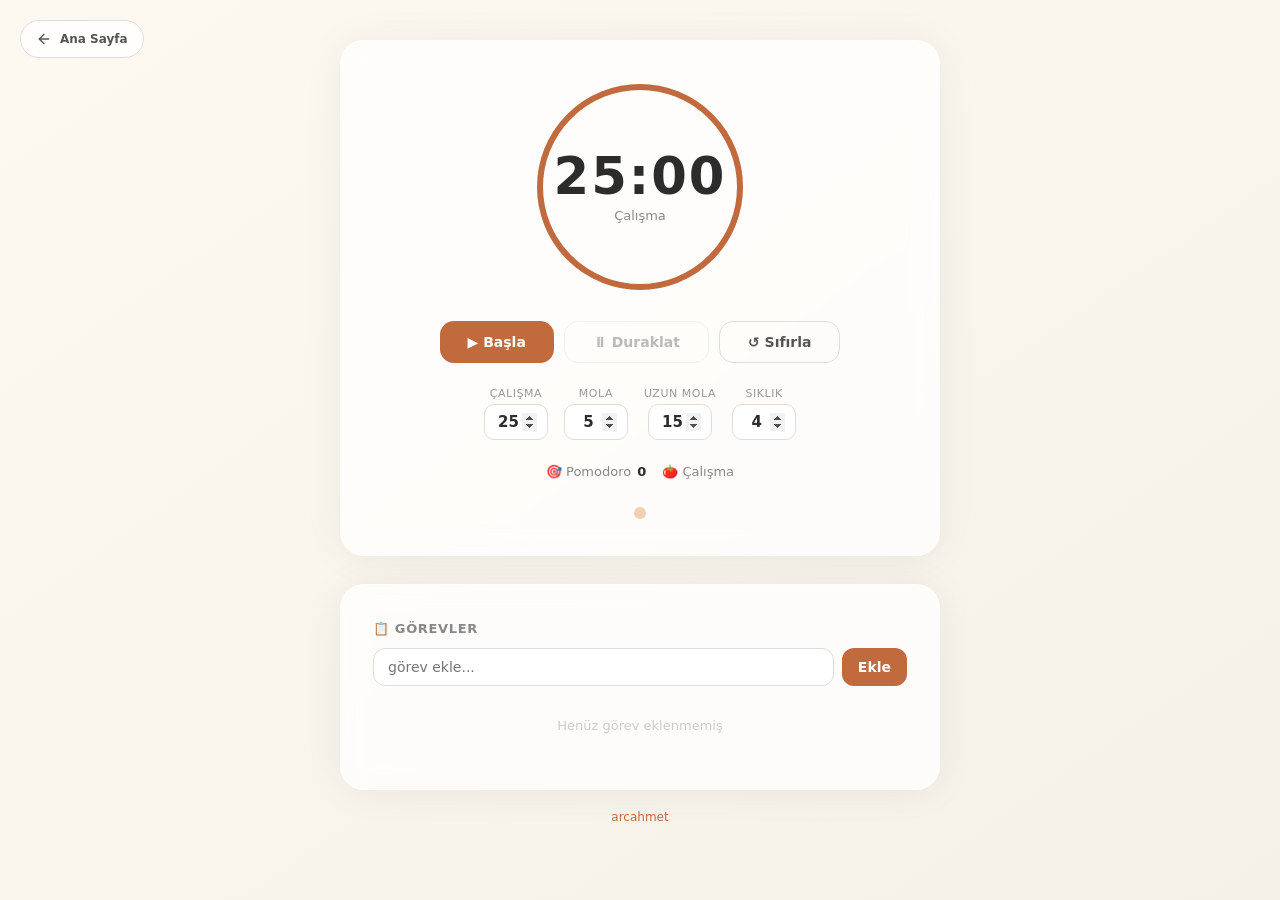
<file: pomodoro.html>
<!DOCTYPE html>
<html lang="tr">
<head>
<meta charset="UTF-8">
<meta name="viewport" content="width=device-width, initial-scale=1.0">
<title>Pomodoro Zamanlayıcı</title>
<style>
*, *::before, *::after { box-sizing: border-box; margin: 0; padding: 0; }
body {
    font-family: 'Segoe UI', system-ui, sans-serif;
    background: linear-gradient(145deg, #fef9f0 0%, #f5f0e8 100%);
    color: #2c2c2c;
    min-height: 100vh;
    display: flex;
    justify-content: center;
    padding: 40px 16px;
}
.container { max-width: 600px; width: 100%; display: flex; flex-direction: column; gap: 20px; }
.card {
    background: rgba(255,255,255,0.75);
    backdrop-filter: blur(12px);
    border-radius: 24px;
    padding: 36px 32px;
    box-shadow: 0 2px 40px rgba(0,0,0,0.06);
    border: 1px solid rgba(255,255,255,0.5);
}
.timer-wrap {
    display: flex;
    flex-direction: column;
    align-items: center;
    gap: 24px;
}
.ring-container {
    position: relative;
    width: 220px;
    height: 220px;
}
.ring-container svg { transform: rotate(-90deg); }
.ring-bg { fill: none; stroke: rgba(0,0,0,0.06); stroke-width: 6; }
.ring-progress {
    fill: none;
    stroke: #c06a3e;
    stroke-width: 6;
    stroke-linecap: round;
    transition: stroke-dashoffset 0.3s ease, stroke 0.3s ease;
}
.ring-progress.break { stroke: #4a8fc0; }
.timer-text {
    position: absolute;
    inset: 0;
    display: flex;
    flex-direction: column;
    align-items: center;
    justify-content: center;
}
.timer-display {
    font-size: 3.2rem;
    font-weight: 700;
    font-variant-numeric: tabular-nums;
    letter-spacing: 2px;
    line-height: 1;
}
.timer-label {
    font-size: 13px;
    color: #888;
    margin-top: 6px;
    font-weight: 500;
}
.controls {
    display: flex;
    gap: 10px;
    flex-wrap: wrap;
    justify-content: center;
}
.btn {
    padding: 12px 28px;
    border-radius: 14px;
    border: none;
    font-size: 14px;
    font-weight: 600;
    cursor: pointer;
    transition: all 0.2s;
    font-family: inherit;
    background: #c06a3e;
    color: #fff;
}
.btn:hover { background: #a85932; transform: translateY(-1px); }
.btn:disabled { opacity: 0.4; cursor: default; transform: none; }
.btn-secondary {
    background: transparent;
    border: 1px solid #ddd;
    color: #555;
}
.btn-secondary:hover { border-color: #c06a3e; color: #c06a3e; background: transparent; }
.btn-danger {
    background: transparent;
    border: 1px solid #f0c0b0;
    color: #b06040;
}
.btn-danger:hover { border-color: #c06a3e; color: #c06a3e; }
.settings-row {
    display: flex;
    gap: 16px;
    justify-content: center;
    flex-wrap: wrap;
}
.setting {
    display: flex;
    flex-direction: column;
    align-items: center;
    gap: 4px;
}
.setting label { font-size: 11px; color: #999; text-transform: uppercase; letter-spacing: 0.05em; font-weight: 500; }
.setting input[type="number"] {
    width: 64px;
    padding: 8px 10px;
    border-radius: 10px;
    border: 1px solid #ddd;
    font-size: 15px;
    font-weight: 600;
    text-align: center;
    background: #fff;
    color: #2c2c2c;
    outline: none;
    font-family: inherit;
}
.setting input[type="number"]:focus { border-color: #c06a3e; }
.setting input[type="number"]::-webkit-inner-spin-button { opacity: 1; }
.sessions {
    display: flex;
    gap: 6px;
    justify-content: center;
    margin-top: 4px;
}
.session-dot {
    width: 12px;
    height: 12px;
    border-radius: 50%;
    background: #eee;
    transition: background 0.3s;
}
.session-dot.done { background: #c06a3e; }
.session-dot.current { background: #f0d0b0; }
.phase-info {
    display: flex;
    gap: 16px;
    justify-content: center;
    font-size: 13px;
    color: #888;
}
.phase-info span { display: flex; align-items: center; gap: 6px; }
.phase-info .num { font-weight: 700; color: #2c2c2c; }
.tasks-section { margin-top: 8px; }
.tasks-section h3 {
    font-size: 13px;
    font-weight: 600;
    color: #888;
    text-transform: uppercase;
    letter-spacing: 0.05em;
    margin-bottom: 12px;
}
.task-input-row {
    display: flex;
    gap: 8px;
    margin-bottom: 12px;
}
.task-input-row input {
    flex: 1;
    padding: 10px 14px;
    border-radius: 12px;
    border: 1px solid #ddd;
    font-size: 14px;
    background: #fff;
    color: #2c2c2c;
    outline: none;
    font-family: inherit;
}
.task-input-row input:focus { border-color: #c06a3e; }
.task-input-row button {
    padding: 10px 16px;
    border-radius: 12px;
    border: none;
    font-size: 14px;
    font-weight: 600;
    cursor: pointer;
    background: #c06a3e;
    color: #fff;
    transition: background 0.2s;
    font-family: inherit;
}
.task-input-row button:hover { background: #a85932; }
.task-list { display: flex; flex-direction: column; gap: 6px; }
.task-item {
    display: flex;
    align-items: center;
    gap: 10px;
    padding: 8px 12px;
    border-radius: 10px;
    background: rgba(255,255,255,0.4);
    transition: background 0.15s;
}
.task-item:hover { background: rgba(255,255,255,0.7); }
.task-item.done .task-text { text-decoration: line-through; color: #bbb; }
.task-check {
    width: 20px;
    height: 20px;
    border-radius: 6px;
    border: 2px solid #ddd;
    cursor: pointer;
    display: flex;
    align-items: center;
    justify-content: center;
    flex-shrink: 0;
    transition: all 0.15s;
    font-size: 12px;
    color: transparent;
}
.task-item.done .task-check { background: #c06a3e; border-color: #c06a3e; color: #fff; }
.task-text { flex: 1; font-size: 14px; }
.task-delete {
    background: none;
    border: none;
    color: #ccc;
    cursor: pointer;
    font-size: 16px;
    padding: 2px 6px;
    border-radius: 6px;
    transition: all 0.15s;
}
.task-delete:hover { color: #c06a3e; background: rgba(192,106,62,0.1); }
.empty-tasks {
    font-size: 13px;
    color: #ccc;
    text-align: center;
    padding: 20px 0;
}
footer {
    text-align: center;
    font-size: 12px;
    color: #ccc;
}
footer a { color: #c06a3e; text-decoration: none; }

/* Back to Home Button */
.back-btn {
    position: fixed;
    top: 20px;
    left: 20px;
    z-index: 1000;
    text-decoration: none;
    color: #555;
    background: rgba(255, 255, 255, 0.8);
    padding: 10px 15px;
    border-radius: 30px;
    font-family: inherit;
    font-size: 12px;
    font-weight: 600;
    border: 1px solid #ddd;
    backdrop-filter: blur(5px);
    display: flex;
    align-items: center;
    gap: 8px;
    transition: all 0.2s;
}
.back-btn:hover {
    border-color: #c06a3e;
    color: #c06a3e;
    transform: translateX(4px);
}
@media (max-width: 768px) {
    .back-btn {
        top: 10px;
        left: 10px;
        padding: 8px 12px;
        font-size: 11px;
    }
}
</style>
</head>
<body>

<a href="index.html" class="back-btn">
    <svg width="16" height="16" viewBox="0 0 24 24" fill="none" stroke="currentColor" stroke-width="2" stroke-linecap="round" stroke-linejoin="round"><line x1="19" y1="12" x2="5" y2="12"></line><polyline points="12 19 5 12 12 5"></polyline></svg>
    Ana Sayfa
</a>

<div class="container">
    <div class="card">
        <div class="timer-wrap">
            <div class="ring-container">
                <svg viewBox="0 0 220 220" width="220" height="220">
                    <circle class="ring-bg" cx="110" cy="110" r="100"/>
                    <circle class="ring-progress" id="ring" cx="110" cy="110" r="100"
                        stroke-dasharray="628.3" stroke-dashoffset="0"/>
                </svg>
                <div class="timer-text">
                    <div class="timer-display" id="timerDisplay">25:00</div>
                    <div class="timer-label" id="timerLabel">Çalışma</div>
                </div>
            </div>

            <div class="controls">
                <button class="btn" id="startBtn">▶ Başla</button>
                <button class="btn btn-secondary" id="pauseBtn" disabled>⏸ Duraklat</button>
                <button class="btn btn-secondary" id="resetBtn">↺ Sıfırla</button>
            </div>

            <div class="settings-row">
                <div class="setting">
                    <label>Çalışma</label>
                    <input type="number" id="workDuration" value="25" min="1" max="120">
                </div>
                <div class="setting">
                    <label>Mola</label>
                    <input type="number" id="breakDuration" value="5" min="1" max="60">
                </div>
                <div class="setting">
                    <label>Uzun Mola</label>
                    <input type="number" id="longBreakDuration" value="15" min="1" max="60">
                </div>
                <div class="setting">
                    <label>Sıklık</label>
                    <input type="number" id="longBreakInterval" value="4" min="1" max="10">
                </div>
            </div>

            <div class="phase-info">
                <span>🎯 Pomodoro <span class="num" id="pomodoroCount">0</span></span>
                <span id="phaseIndicator">⏳ Çalışma</span>
            </div>

            <div class="sessions" id="sessionDots"></div>
        </div>
    </div>

    <div class="card tasks-section">
        <h3>📋 Görevler</h3>
        <div class="task-input-row">
            <input type="text" id="taskInput" placeholder="görev ekle...">
            <button id="addTaskBtn">Ekle</button>
        </div>
        <div class="task-list" id="taskList"></div>
    </div>

    <footer>
        <a href="https://arcahmet.github.io">arcahmet</a>
    </footer>
</div>

<script>
// === STATE ===
const state = {
    mode: 'work',          // work | break | longBreak
    seconds: 25 * 60,
    totalSeconds: 25 * 60,
    isRunning: false,
    isPaused: false,
    pomodoroCount: 0,
    workDuration: 25,
    breakDuration: 5,
    longBreakDuration: 15,
    longBreakInterval: 4,
    timer: null,
    tasks: JSON.parse(localStorage.getItem('pomodoroTasks') || '[]'),
};

// === DOM REFS ===
const timerDisplay = document.getElementById('timerDisplay');
const timerLabel = document.getElementById('timerLabel');
const ring = document.getElementById('ring');
const startBtn = document.getElementById('startBtn');
const pauseBtn = document.getElementById('pauseBtn');
const resetBtn = document.getElementById('resetBtn');
const workInput = document.getElementById('workDuration');
const breakInput = document.getElementById('breakDuration');
const longBreakInput = document.getElementById('longBreakDuration');
const intervalInput = document.getElementById('longBreakInterval');
const pomodoroCountEl = document.getElementById('pomodoroCount');
const phaseIndicator = document.getElementById('phaseIndicator');
const sessionDots = document.getElementById('sessionDots');
const taskInput = document.getElementById('taskInput');
const addTaskBtn = document.getElementById('addTaskBtn');
const taskList = document.getElementById('taskList');

const CIRCUMFERENCE = 2 * Math.PI * 100; // ~628.3

// === TIMER LOGIC ===
function setDuration() {
    const total = state.mode === 'work' ? state.workDuration
                : state.mode === 'break' ? state.breakDuration
                : state.longBreakDuration;
    if (!state.isRunning) {
        state.totalSeconds = total * 60;
        state.seconds = state.totalSeconds;
        updateDisplay();
    }
}

function updateDisplay() {
    const m = String(Math.floor(state.seconds / 60)).padStart(2, '0');
    const s = String(state.seconds % 60).padStart(2, '0');
    timerDisplay.textContent = `${m}:${s}`;

    const pct = state.totalSeconds > 0 ? state.seconds / state.totalSeconds : 0;
    ring.style.strokeDashoffset = CIRCUMFERENCE * (1 - pct);

    const labels = { work: 'Çalışma', break: 'Mola', longBreak: 'Uzun Mola' };
    timerLabel.textContent = labels[state.mode];
    ring.classList.toggle('break', state.mode !== 'work');

    phaseIndicator.textContent = state.mode === 'work' ? '🍅 Çalışma' : '☕ Mola';
}

function tick() {
    if (state.isPaused) return;
    state.seconds--;
    updateDisplay();

    if (state.seconds <= 0) {
        clearInterval(state.timer);
        state.isRunning = false;
        state.isPaused = false;
        playSound();
        nextMode();
    }
}

function startTimer() {
    if (state.isPaused) {
        state.isPaused = false;
        state.isRunning = true;
        state.timer = setInterval(tick, 1000);
        startBtn.disabled = true;
        pauseBtn.disabled = false;
        return;
    }
    if (state.isRunning) return;
    state.isRunning = true;
    state.timer = setInterval(tick, 1000);
    startBtn.textContent = '▶ Başla';
    startBtn.disabled = true;
    pauseBtn.disabled = false;
}

function pauseTimer() {
    if (!state.isRunning || state.isPaused) return;
    state.isPaused = true;
    clearInterval(state.timer);
    startBtn.disabled = false;
    startBtn.textContent = '▶ Devam';
    pauseBtn.disabled = true;
}

function resetTimer() {
    clearInterval(state.timer);
    state.isRunning = false;
    state.isPaused = false;
    state.mode = 'work';
    state.seconds = state.workDuration * 60;
    state.totalSeconds = state.workDuration * 60;
    updateDisplay();
    startBtn.textContent = '▶ Başla';
    startBtn.disabled = false;
    pauseBtn.disabled = true;
    updateSessions();
}

function nextMode() {
    if (state.mode === 'work') {
        state.pomodoroCount++;
        pomodoroCountEl.textContent = state.pomodoroCount;
        if (state.pomodoroCount % state.longBreakInterval === 0) {
            state.mode = 'longBreak';
        } else {
            state.mode = 'break';
        }
    } else {
        state.mode = 'work';
    }
    setDuration();
    updateSessions();
    startTimer();
}

function playSound() {
    try {
        const ctx = new (window.AudioContext || window.webkitAudioContext)();
        const osc = ctx.createOscillator();
        const gain = ctx.createGain();
        osc.connect(gain);
        gain.connect(ctx.destination);
        osc.frequency.value = 800;
        osc.type = 'sine';
        gain.gain.setValueAtTime(0.3, ctx.currentTime);
        gain.gain.exponentialRampToValueAtTime(0.001, ctx.currentTime + 0.5);
        osc.start(ctx.currentTime);
        osc.stop(ctx.currentTime + 0.5);

        // second beep
        setTimeout(() => {
            const ctx2 = new (window.AudioContext || window.webkitAudioContext)();
            const osc2 = ctx2.createOscillator();
            const gain2 = ctx2.createGain();
            osc2.connect(gain2);
            gain2.connect(ctx2.destination);
            osc2.frequency.value = 1000;
            osc2.type = 'sine';
            gain2.gain.setValueAtTime(0.3, ctx2.currentTime);
            gain2.gain.exponentialRampToValueAtTime(0.001, ctx2.currentTime + 0.4);
            osc2.start(ctx2.currentTime);
            osc2.stop(ctx2.currentTime + 0.4);
        }, 200);
    } catch(e) { /* silent fail */ }
}

function updateSessions() {
    const total = state.pomodoroCount;
    let html = '';
    for (let i = 0; i < total; i++) {
        html += `<span class="session-dot done"></span>`;
    }
    if (state.mode !== 'work' || state.seconds > 0) {
        html += `<span class="session-dot current"></span>`;
    }
    sessionDots.innerHTML = html || '<span style="font-size:12px;color:#ccc">Henüz tamamlanan pomodoro yok</span>';
}

// === SETTINGS ===
function applySettings() {
    const w = parseInt(workInput.value) || 25;
    const b = parseInt(breakInput.value) || 5;
    const lb = parseInt(longBreakInput.value) || 15;
    const intv = parseInt(intervalInput.value) || 4;
    state.workDuration = w;
    state.breakDuration = b;
    state.longBreakDuration = lb;
    state.longBreakInterval = intv;
    if (!state.isRunning) {
        state.mode = 'work';
        setDuration();
        updateSessions();
    }
}

[workInput, breakInput, longBreakInput, intervalInput].forEach(el => {
    el.addEventListener('change', applySettings);
});

// === TASKS ===
function renderTasks() {
    taskList.innerHTML = '';
    if (state.tasks.length === 0) {
        taskList.innerHTML = '<div class="empty-tasks">Henüz görev eklenmemiş</div>';
        return;
    }
    state.tasks.forEach((t, i) => {
        const div = document.createElement('div');
        div.className = `task-item${t.done ? ' done' : ''}`;
        div.innerHTML = `
            <div class="task-check">${t.done ? '✓' : ''}</div>
            <span class="task-text">${escapeHtml(t.text)}</span>
            <button class="task-delete" data-idx="${i}">✕</button>
        `;
        div.querySelector('.task-check').addEventListener('click', () => {
            state.tasks[i].done = !state.tasks[i].done;
            saveTasks();
            renderTasks();
        });
        div.querySelector('.task-delete').addEventListener('click', () => {
            state.tasks.splice(i, 1);
            saveTasks();
            renderTasks();
        });
        taskList.appendChild(div);
    });
}

function escapeHtml(text) {
    const d = document.createElement('div');
    d.textContent = text;
    return d.innerHTML;
}

function saveTasks() {
    localStorage.setItem('pomodoroTasks', JSON.stringify(state.tasks));
}

function addTask() {
    const text = taskInput.value.trim();
    if (!text) return;
    state.tasks.push({ text, done: false });
    saveTasks();
    renderTasks();
    taskInput.value = '';
    taskInput.focus();
}

addTaskBtn.addEventListener('click', addTask);
taskInput.addEventListener('keydown', (e) => { if (e.key === 'Enter') addTask(); });

// === EVENTS ===
startBtn.addEventListener('click', startTimer);
pauseBtn.addEventListener('click', pauseTimer);
resetBtn.addEventListener('click', resetTimer);

// === INIT ===
applySettings();
renderTasks();
updateSessions();
</script>
</body>
</html>
</file>
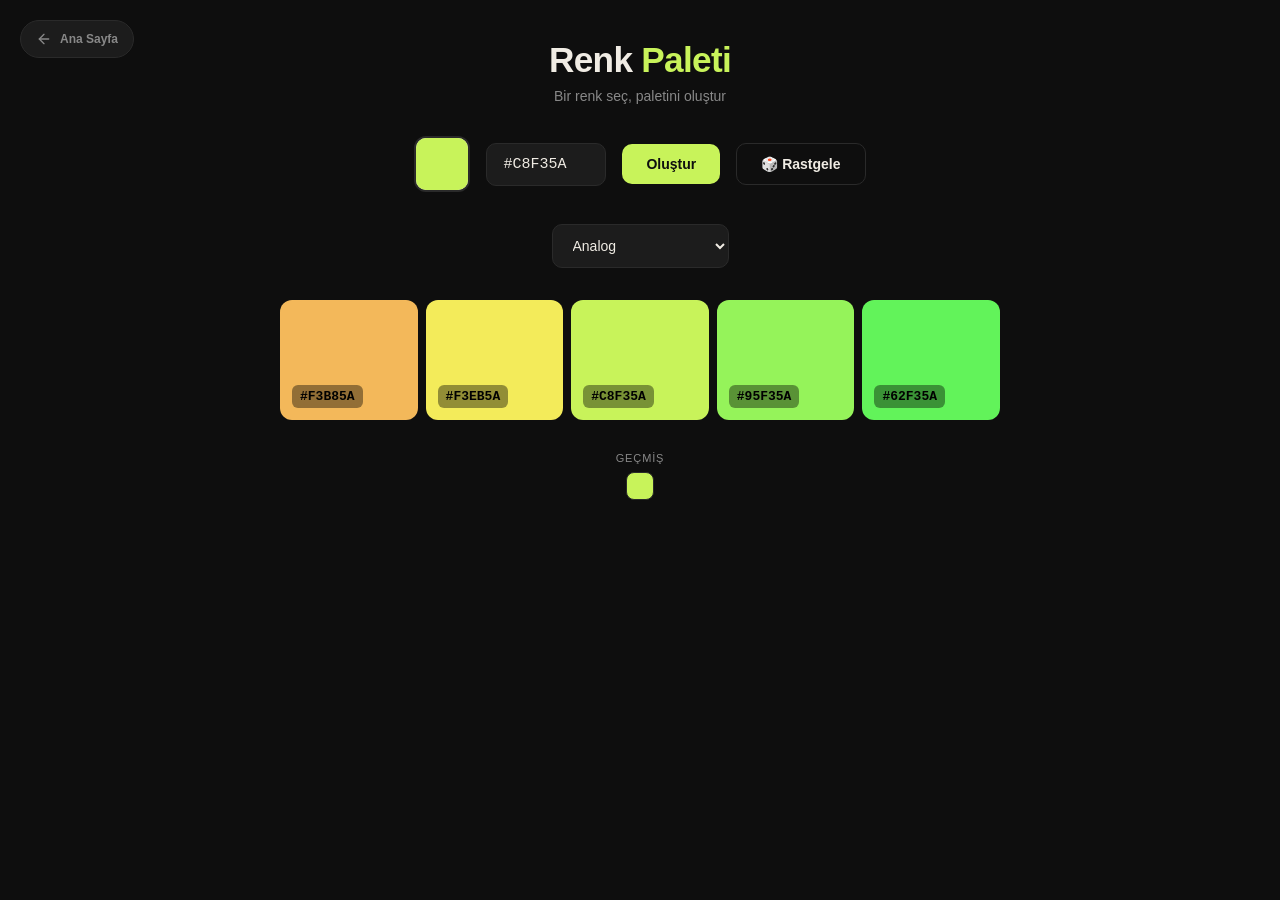
<file: renk-paleti.html>
<!DOCTYPE html>
<html lang="tr">
<head>
<meta charset="UTF-8">
<meta name="viewport" content="width=device-width, initial-scale=1.0">
<title>Renk Paleti</title>
<style>
*, *::before, *::after { box-sizing: border-box; margin: 0; padding: 0; }
body {
    font-family: 'Segoe UI', sans-serif;
    background: #0e0e0e;
    color: #f0ece4;
    min-height: 100vh;
    display: flex;
    justify-content: center;
    padding: 40px 16px;
}
.container { max-width: 720px; width: 100%; display: flex; flex-direction: column; gap: 32px; }
h1 { font-size: clamp(1.5rem, 4vw, 2.2rem); text-align: center; letter-spacing: -0.02em; }
h1 span { color: #c8f35a; }
.subtitle { text-align: center; color: #888; font-size: 14px; margin-top: -24px; }
.picker-row {
    display: flex;
    align-items: center;
    gap: 16px;
    justify-content: center;
    flex-wrap: wrap;
}
.color-input-wrap {
    position: relative;
    width: 56px;
    height: 56px;
    border-radius: 12px;
    overflow: hidden;
    border: 2px solid #2a2a2a;
    cursor: pointer;
}
.color-input-wrap input[type="color"] {
    width: 150%;
    height: 150%;
    position: absolute;
    top: -25%;
    left: -25%;
    cursor: pointer;
    border: none;
    padding: 0;
}
.hex-input {
    background: #1c1c1c;
    border: 1px solid #2a2a2a;
    border-radius: 10px;
    padding: 12px 16px;
    font-size: 15px;
    color: #f0ece4;
    width: 120px;
    font-family: 'Courier New', monospace;
    text-transform: uppercase;
    outline: none;
    transition: border-color 0.15s;
}
.hex-input:focus { border-color: #c8f35a; }
.btn {
    padding: 12px 24px;
    border-radius: 10px;
    border: none;
    font-size: 14px;
    font-weight: 600;
    cursor: pointer;
    transition: all 0.15s;
    background: #c8f35a;
    color: #0e0e0e;
}
.btn:hover { opacity: 0.85; }
.btn-outline {
    background: transparent;
    border: 1px solid #2a2a2a;
    color: #f0ece4;
}
.btn-outline:hover { border-color: #c8f35a; color: #c8f35a; }
.mode-select {
    background: #1c1c1c;
    border: 1px solid #2a2a2a;
    border-radius: 10px;
    padding: 12px 16px;
    font-size: 14px;
    color: #f0ece4;
    outline: none;
    cursor: pointer;
    min-width: 140px;
}
.mode-select:focus { border-color: #c8f35a; }
.palette {
    display: grid;
    grid-template-columns: repeat(auto-fit, minmax(100px, 1fr));
    gap: 8px;
    animation: fadeUp 0.4s ease;
}
@keyframes fadeUp { from { opacity: 0; transform: translateY(12px); } to { opacity: 1; transform: translateY(0); } }
.swatch {
    border-radius: 12px;
    height: 120px;
    display: flex;
    flex-direction: column;
    justify-content: flex-end;
    padding: 12px;
    cursor: pointer;
    transition: transform 0.15s ease;
    position: relative;
    overflow: hidden;
}
.swatch:hover { transform: translateY(-4px); }
.swatch-code {
    font-family: 'Courier New', monospace;
    font-size: 13px;
    font-weight: 700;
    padding: 4px 8px;
    border-radius: 6px;
    background: rgba(0,0,0,0.4);
    backdrop-filter: blur(4px);
    width: fit-content;
    color: #fff;
}
.swatch-lock {
    position: absolute;
    top: 8px;
    right: 8px;
    background: rgba(0,0,0,0.3);
    backdrop-filter: blur(4px);
    border: none;
    border-radius: 6px;
    padding: 4px 8px;
    font-size: 14px;
    cursor: pointer;
    color: #fff;
    opacity: 0;
    transition: opacity 0.15s;
}
.swatch:hover .swatch-lock { opacity: 1; }
.swatch-lock.locked { opacity: 1; background: rgba(200, 243, 90, 0.3); }
.toast {
    position: fixed;
    bottom: 30px;
    left: 50%;
    transform: translateX(-50%);
    background: #c8f35a;
    color: #0e0e0e;
    padding: 10px 24px;
    border-radius: 10px;
    font-size: 14px;
    font-weight: 600;
    z-index: 99;
    animation: popIn 0.3s ease;
}
@keyframes popIn {
    0% { transform: translateX(-50%) scale(0.5); opacity: 0; }
    100% { transform: translateX(-50%) scale(1); opacity: 1; }
}
.history {
    display: flex;
    gap: 6px;
    flex-wrap: wrap;
    justify-content: center;
}
.history-dot {
    width: 28px;
    height: 28px;
    border-radius: 8px;
    border: 1px solid #2a2a2a;
    cursor: pointer;
    transition: transform 0.15s;
}
.history-dot:hover { transform: scale(1.2); border-color: #c8f35a; }
.label { font-size: 11px; color: #888; text-transform: uppercase; letter-spacing: 0.08em; margin-bottom: 8px; text-align: center; }

/* Back to Home Button */
.back-btn {
    position: fixed;
    top: 20px;
    left: 20px;
    z-index: 1000;
    text-decoration: none;
    color: #888;
    background: #1c1c1c;
    padding: 10px 15px;
    border-radius: 30px;
    font-family: 'Segoe UI', sans-serif;
    font-size: 12px;
    font-weight: 600;
    border: 1px solid #2a2a2a;
    backdrop-filter: blur(5px);
    display: flex;
    align-items: center;
    gap: 8px;
    transition: all 0.2s;
}
.back-btn:hover {
    border-color: #c8f35a;
    color: #c8f35a;
    transform: translateX(4px);
}
@media (max-width: 768px) {
    .back-btn {
        top: 10px;
        left: 10px;
        padding: 8px 12px;
        font-size: 11px;
    }
}
</style>
</head>
<body>

<a href="index.html" class="back-btn">
    <svg width="16" height="16" viewBox="0 0 24 24" fill="none" stroke="currentColor" stroke-width="2" stroke-linecap="round" stroke-linejoin="round"><line x1="19" y1="12" x2="5" y2="12"></line><polyline points="12 19 5 12 12 5"></polyline></svg>
    Ana Sayfa
</a>

<div class="container">
    <h1>Renk <span>Paleti</span></h1>
    <p class="subtitle">Bir renk seç, paletini oluştur</p>

    <div class="picker-row">
        <div class="color-input-wrap" id="colorWrap">
            <input type="color" id="colorPicker" value="#c8f35a">
        </div>
        <input type="text" class="hex-input" id="hexInput" value="#C8F35A" maxlength="7">
        <button class="btn" id="generateBtn">Oluştur</button>
        <button class="btn btn-outline" id="randomBtn">🎲 Rastgele</button>
    </div>

    <div class="picker-row">
        <select class="mode-select" id="modeSelect">
            <option value="analogous">Analog</option>
            <option value="complementary">Komplementer</option>
            <option value="triadic">Triadik</option>
            <option value="split-complementary">Split Komplementer</option>
            <option value="monochromatic">Monokromatik</option>
            <option value="shades">Tonlama</option>
        </select>
    </div>

    <div class="palette" id="palette"></div>

    <div>
        <div class="label">geçmiş</div>
        <div class="history" id="history"></div>
    </div>
</div>

<script>
let currentPalette = [];
let locked = [];
let history = JSON.parse(localStorage.getItem('paletteHistory') || '[]');
let lockStates = [];

function hexToHsl(hex) {
    let r = parseInt(hex.slice(1,3), 16) / 255;
    let g = parseInt(hex.slice(3,5), 16) / 255;
    let b = parseInt(hex.slice(5,7), 16) / 255;
    const max = Math.max(r,g,b), min = Math.min(r,g,b);
    let h, s, l = (max + min) / 2;
    if (max === min) { h = s = 0; }
    else {
        const d = max - min;
        s = l > 0.5 ? d / (2 - max - min) : d / (max + min);
        switch (max) {
            case r: h = ((g - b) / d + (g < b ? 6 : 0)) / 6; break;
            case g: h = ((b - r) / d + 2) / 6; break;
            case b: h = ((r - g) / d + 4) / 6; break;
        }
    }
    return [h * 360, s * 100, l * 100];
}

function hslToHex(h, s, l) {
    h /= 360; s /= 100; l /= 100;
    let r, g, b;
    if (s === 0) { r = g = b = l; }
    else {
        const hue2rgb = (p, q, t) => {
            if (t < 0) t += 1;
            if (t > 1) t -= 1;
            if (t < 1/6) return p + (q - p) * 6 * t;
            if (t < 1/2) return q;
            if (t < 2/3) return p + (q - p) * (2/3 - t) * 6;
            return p;
        };
        const q = l < 0.5 ? l * (1 + s) : l + s - l * s;
        const p = 2 * l - q;
        r = hue2rgb(p, q, h + 1/3);
        g = hue2rgb(p, q, h);
        b = hue2rgb(p, q, h - 1/3);
    }
    const toHex = x => Math.round(x * 255).toString(16).padStart(2, '0');
    return `#${toHex(r)}${toHex(g)}${toHex(b)}`.toUpperCase();
}

function generatePalette(hex, mode) {
    const [h, s, l] = hexToHsl(hex);
    let colors = [];

    switch (mode) {
        case 'complementary':
            colors = [
                hex,
                hslToHex((h + 180) % 360, s, l),
                hslToHex(h, s * 0.6, l),
                hslToHex((h + 180) % 360, s * 0.6, l),
                hslToHex(h, s, l * 0.7),
            ];
            break;
        case 'analogous':
            colors = [
                hslToHex((h - 40 + 360) % 360, s, l),
                hslToHex((h - 20 + 360) % 360, s, l),
                hex,
                hslToHex((h + 20) % 360, s, l),
                hslToHex((h + 40) % 360, s, l),
            ];
            break;
        case 'triadic':
            colors = [
                hex,
                hslToHex((h + 120) % 360, s, l),
                hslToHex((h + 240) % 360, s, l),
                hslToHex((h + 120) % 360, s * 0.7, l * 0.8),
                hslToHex((h + 240) % 360, s * 0.7, l * 0.8),
            ];
            break;
        case 'split-complementary':
            colors = [
                hex,
                hslToHex((h + 150) % 360, s, l),
                hslToHex((h + 210) % 360, s, l),
                hslToHex((h + 150) % 360, s * 0.6, l * 0.8),
                hslToHex((h + 210) % 360, s * 0.6, l * 0.8),
            ];
            break;
        case 'monochromatic':
            colors = [
                hslToHex(h, s, Math.max(20, l * 0.5)),
                hslToHex(h, s, Math.max(30, l * 0.7)),
                hex,
                hslToHex(h, s * 0.6, Math.min(90, l * 1.15)),
                hslToHex(h, s * 0.3, Math.min(95, l * 1.3)),
            ];
            break;
        case 'shades':
            colors = [
                hslToHex(h, s, 15),
                hslToHex(h, s, 30),
                hslToHex(h, s, 50),
                hslToHex(h, s, 70),
                hslToHex(h, s, 88),
            ];
            break;
    }
    return colors;
}

function renderPalette(colors) {
    const el = document.getElementById('palette');
    el.innerHTML = '';
    colors.forEach((c, i) => {
        const swatch = document.createElement('div');
        swatch.className = 'swatch';
        swatch.style.background = c;
        const isDark = parseInt(c.slice(1,3),16) * 0.299 + parseInt(c.slice(3,5),16) * 0.587 + parseInt(c.slice(5,7),16) * 0.114 < 128;
        swatch.innerHTML = `
            <button class="swatch-lock ${lockStates[i] ? 'locked' : ''}" data-idx="${i}">${lockStates[i] ? '🔒' : '🔓'}</button>
            <span class="swatch-code" style="color:${isDark ? '#fff' : '#000'}">${c}</span>
        `;
        swatch.addEventListener('click', (e) => {
            if (e.target.closest('.swatch-lock')) return;
            navigator.clipboard.writeText(c).then(() => showToast(`Kopyalandı: ${c}`));
        });
        swatch.querySelector('.swatch-lock').addEventListener('click', (e) => {
            e.stopPropagation();
            lockStates[i] = !lockStates[i];
            renderPalette(currentPalette);
        });
        el.appendChild(swatch);
    });
}

function generate() {
    const hex = document.getElementById('hexInput').value.trim().toUpperCase();
    if (!/^#[0-9A-F]{6}$/.test(hex)) { showToast('Geçersiz renk kodu'); return; }
    document.getElementById('colorPicker').value = hex;
    const mode = document.getElementById('modeSelect').value;
    let colors = generatePalette(hex, mode);

    lockStates.forEach((locked, i) => {
        if (locked && i < colors.length) {
            colors[i] = currentPalette[i] || colors[i];
        }
    });

    if (lockStates.length !== colors.length) {
        lockStates = colors.map((_, i) => lockStates[i] || false);
    }

    currentPalette = colors;
    renderPalette(colors);
    addHistory(hex);
}

function addHistory(hex) {
    history = history.filter(h => h !== hex);
    history.unshift(hex);
    if (history.length > 12) history.pop();
    localStorage.setItem('paletteHistory', JSON.stringify(history));
    renderHistory();
}

function renderHistory() {
    const el = document.getElementById('history');
    el.innerHTML = history.map(h => `<div class="history-dot" style="background:${h}" data-hex="${h}"></div>`).join('');
    el.querySelectorAll('.history-dot').forEach(d => {
        d.addEventListener('click', () => {
            const hex = d.dataset.hex;
            document.getElementById('hexInput').value = hex;
            document.getElementById('colorPicker').value = hex;
            lockStates = [];
            generate();
        });
    });
}

function showToast(msg) {
    const existing = document.querySelector('.toast');
    if (existing) existing.remove();
    const t = document.createElement('div');
    t.className = 'toast'; t.textContent = msg;
    document.body.appendChild(t);
    setTimeout(() => t.remove(), 2000);
}

document.getElementById('colorPicker').addEventListener('input', (e) => {
    document.getElementById('hexInput').value = e.target.value.toUpperCase();
});

document.getElementById('hexInput').addEventListener('input', (e) => {
    let v = e.target.value;
    if (v.startsWith('#')) v = '#' + v.slice(1).replace(/[^0-9A-Fa-f]/g, '').slice(0, 6);
    else v = '#' + v.replace(/[^0-9A-Fa-f]/g, '').slice(0, 6);
    e.target.value = v.toUpperCase();
    if (/^#[0-9A-F]{6}$/.test(v)) document.getElementById('colorPicker').value = v;
});

document.getElementById('hexInput').addEventListener('keydown', (e) => {
    if (e.key === 'Enter') generate();
});

document.getElementById('generateBtn').addEventListener('click', generate);
document.getElementById('modeSelect').addEventListener('change', generate);

document.getElementById('randomBtn').addEventListener('click', () => {
    const r = () => Math.floor(Math.random() * 256).toString(16).padStart(2, '0');
    const hex = `#${r()}${r()}${r()}`.toUpperCase();
    document.getElementById('hexInput').value = hex;
    document.getElementById('colorPicker').value = hex;
    lockStates = [];
    generate();
});

generate();
renderHistory();
</script>
</body>
</html>
</file>
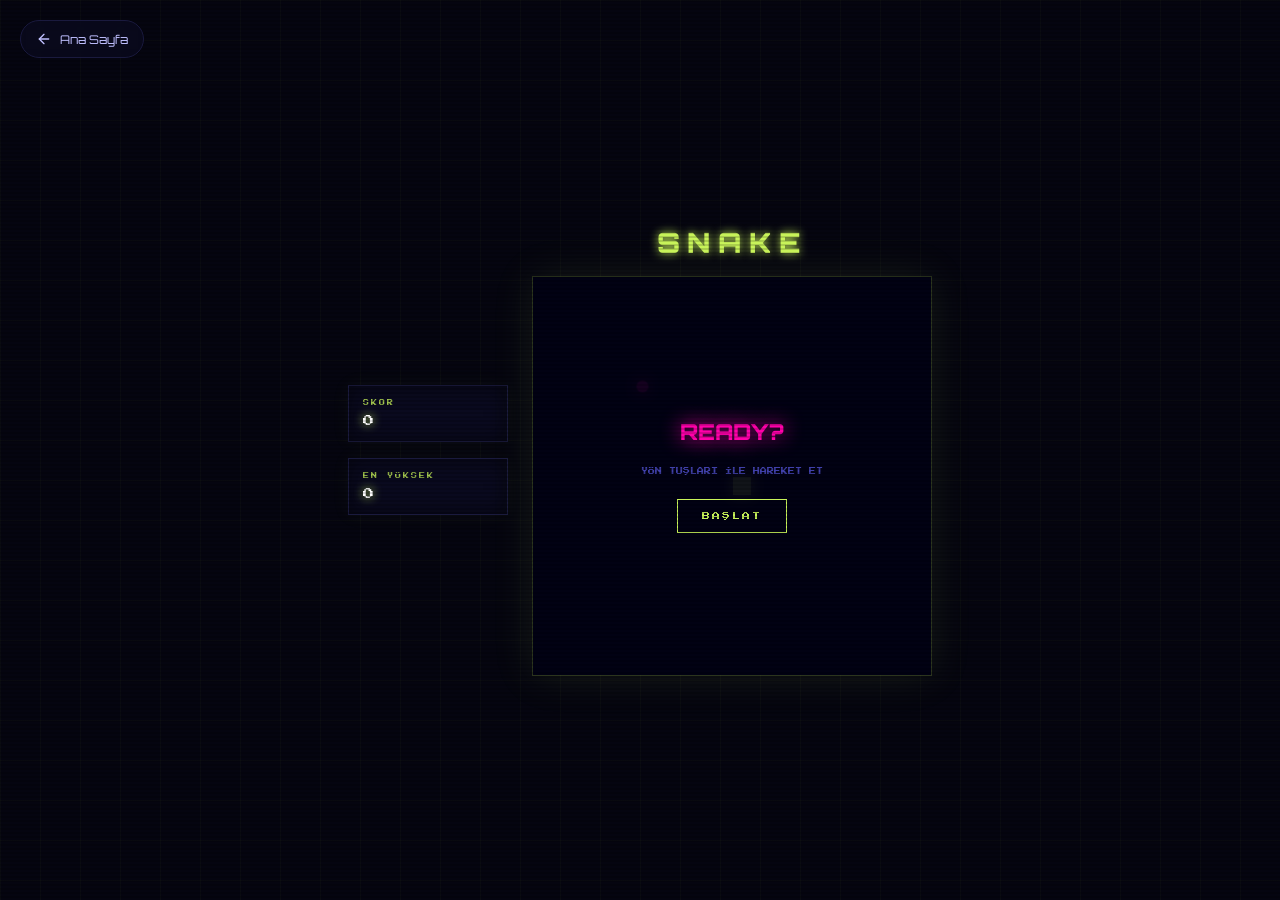
<file: snake.html>
<!DOCTYPE html>
<html lang="tr">
<head>
<meta charset="UTF-8">
<meta name="viewport" content="width=device-width, initial-scale=1.0">
<title>SNAKE — ARCADE</title>
<style>
  @import url('https://fonts.googleapis.com/css2?family=Press+Start+2P&family=Orbitron:wght@400;700;900&display=swap');

  :root {
    --bg: #050510;
    --panel: #0a0a1f;
    --border: #1a1a3e;
    --neon-green: #c8f35a;
    --neon-pink: #ff00aa;
    --text: #c0c0ff;
    --dim: #4040aa;
  }

  * { margin: 0; padding: 0; box-sizing: border-box; }

  body {
    background: var(--bg);
    font-family: 'Press Start 2P', monospace;
    display: flex;
    justify-content: center;
    align-items: center;
    min-height: 100vh;
    overflow: hidden;
    color: var(--text);
  }

  /* Back to Home Button */
  .back-btn {
    position: fixed;
    top: 20px;
    left: 20px;
    z-index: 1000;
    text-decoration: none;
    color: var(--text);
    background: rgba(10, 10, 31, 0.8);
    padding: 10px 15px;
    border-radius: 30px;
    font-family: 'Orbitron', sans-serif;
    font-size: 12px;
    border: 1px solid var(--border);
    backdrop-filter: blur(5px);
    display: flex;
    align-items: center;
    gap: 8px;
    transition: all 0.2s;
  }
  .back-btn:hover {
    border-color: var(--neon-green);
    color: var(--neon-green);
    transform: translateX(4px);
  }

  /* Animated background grid */
  body::before {
    content: '';
    position: fixed;
    inset: 0;
    background-image:
      linear-gradient(rgba(200,243,90,0.03) 1px, transparent 1px),
      linear-gradient(90deg, rgba(200,243,90,0.03) 1px, transparent 1px);
    background-size: 40px 40px;
    animation: gridMove 20s linear infinite;
    pointer-events: none;
  }

  @keyframes gridMove {
    0% { transform: translateY(0); }
    100% { transform: translateY(40px); }
  }

  /* Scanline effect */
  body::after {
    content: '';
    position: fixed;
    inset: 0;
    background: repeating-linear-gradient(
      0deg,
      transparent,
      transparent 2px,
      rgba(0,0,0,0.15) 2px,
      rgba(0,0,0,0.15) 4px
    );
    pointer-events: none;
    z-index: 999;
  }

  .wrapper {
    display: flex;
    gap: 24px;
    align-items: center;
    position: relative;
    z-index: 1;
  }

  .side-panel {
    width: 160px;
    display: flex;
    flex-direction: column;
    gap: 16px;
  }

  .panel-box {
    background: var(--panel);
    border: 1px solid var(--border);
    padding: 14px;
    position: relative;
    box-shadow: 0 0 20px rgba(200,243,90,0.05), inset 0 0 20px rgba(0,0,0,0.5);
  }

  .panel-label {
    font-size: 6px;
    color: var(--neon-green);
    letter-spacing: 2px;
    text-transform: uppercase;
    margin-bottom: 10px;
    opacity: 0.8;
  }

  .panel-value {
    font-size: 11px;
    color: #fff;
    text-shadow: 0 0 10px var(--neon-green);
  }

  .game-container {
    display: flex;
    flex-direction: column;
    align-items: center;
    gap: 16px;
  }

  .game-title {
    font-family: 'Orbitron', monospace;
    font-size: 28px;
    font-weight: 900;
    letter-spacing: 8px;
    color: var(--neon-green);
    text-shadow: 0 0 10px var(--neon-green);
    animation: titlePulse 3s ease-in-out infinite;
  }

  @keyframes titlePulse {
    0%, 100% { text-shadow: 0 0 10px var(--neon-green), 0 0 20px rgba(200,243,90,0.3); }
    50% { text-shadow: 0 0 20px var(--neon-green), 0 0 40px rgba(200,243,90,0.5); }
  }

  .canvas-wrapper {
    position: relative;
    border: 1px solid rgba(200,243,90,0.2);
    box-shadow: 0 0 40px rgba(200,243,90,0.1);
    width: min(90vw, 400px);
    aspect-ratio: 1;
  }

  canvas {
    display: block;
    background: #02020f;
    width: 100%;
    height: 100%;
  }

  .overlay {
    position: absolute;
    inset: 0;
    display: flex;
    flex-direction: column;
    align-items: center;
    justify-content: center;
    background: rgba(2, 2, 20, 0.92);
    gap: 20px;
    z-index: 10;
    text-align: center;
  }

  .overlay.hidden { display: none; }

  .overlay-title {
    font-family: 'Orbitron', monospace;
    font-size: 22px;
    font-weight: 900;
    color: var(--neon-pink);
    text-shadow: 0 0 20px var(--neon-pink);
  }

  .btn {
    background: transparent;
    border: 1px solid var(--neon-green);
    color: var(--neon-green);
    font-family: 'Press Start 2P', monospace;
    font-size: 8px;
    padding: 12px 24px;
    cursor: pointer;
    letter-spacing: 2px;
    text-transform: uppercase;
    transition: all 0.2s;
  }

  .btn:hover {
    background: var(--neon-green);
    color: var(--bg);
    box-shadow: 0 0 30px var(--neon-green);
  }

  .touch-controls {
    display: none;
    grid-template-columns: repeat(3, 1fr);
    gap: 10px;
    margin-top: 20px;
  }
  .touch-controls.show { display: grid; }
  .touch-btn {
    background: var(--panel);
    border: 1px solid var(--border);
    color: var(--neon-green);
    font-size: 24px;
    padding: 15px;
    border-radius: 8px;
    cursor: pointer;
    user-select: none;
  }
  .touch-btn:active { background: var(--neon-green); color: var(--bg); }
  .up { grid-column: 2; }
  .left { grid-column: 1; grid-row: 2; }
  .down { grid-column: 2; grid-row: 2; }
  .right { grid-column: 3; grid-row: 2; }

  @media (max-width: 700px) {
    .wrapper { flex-direction: column; padding-top: 60px; }
    .side-panel { flex-direction: row; width: 100%; max-width: 400px; }
    .side-panel .panel-box { flex: 1; padding: 10px; }
    .controls-hint { display: none; }
  }
</style>
</head>
<body>

<a href="index.html" class="back-btn">
  <svg width="16" height="16" viewBox="0 0 24 24" fill="none" stroke="currentColor" stroke-width="2" stroke-linecap="round" stroke-linejoin="round"><line x1="19" y1="12" x2="5" y2="12"></line><polyline points="12 19 5 12 12 5"></polyline></svg>
  Ana Sayfa
</a>

<div class="wrapper">
  <div class="side-panel">
    <div class="panel-box">
      <div class="panel-label">SKOR</div>
      <div class="panel-value" id="score">0</div>
    </div>
    <div class="panel-box">
      <div class="panel-label">EN YÜKSEK</div>
      <div class="panel-value" id="highScore">0</div>
    </div>
  </div>

  <div class="game-container">
    <div class="game-title">SNAKE</div>
    <div class="canvas-wrapper">
      <canvas id="gameCanvas" width="400" height="400"></canvas>
      <div class="overlay" id="startScreen">
        <div class="overlay-title">READY?</div>
        <div style="font-size: 7px; line-height: 2; color: var(--dim);" class="controls-hint">YÖN TUŞLARI İLE HAREKET ET</div>
        <button class="btn" id="startBtn">BAŞLAT</button>
      </div>
      <div class="overlay hidden" id="gameOverScreen">
        <div class="overlay-title">GAME OVER</div>
        <div class="panel-value" id="finalScore" style="margin: 10px 0;">SKOR: 0</div>
        <button class="btn" id="restartBtn">YENİDEN</button>
      </div>
    </div>

    <div class="touch-controls" id="touchControls">
      <button class="touch-btn up" data-dir="up">↑</button>
      <button class="touch-btn left" data-dir="left">←</button>
      <button class="touch-btn down" data-dir="down">↓</button>
      <button class="touch-btn right" data-dir="right">→</button>
    </div>
  </div>
</div>

<script>
const canvas = document.getElementById('gameCanvas');
const ctx = canvas.getContext('2d');
const scoreEl = document.getElementById('score');
const highScoreEl = document.getElementById('highScore');
const finalScoreEl = document.getElementById('finalScore');
const startScreen = document.getElementById('startScreen');
const gameOverScreen = document.getElementById('gameOverScreen');

const GRID_SIZE = 20;
const TILE_COUNT = canvas.width / GRID_SIZE;

let snake = [{x: 10, y: 10}];
let food = {x: 5, y: 5};
let dx = 0;
let dy = 0;
let nextDx = 0;
let nextDy = 0;
let score = 0;
let highScore = localStorage.getItem('snakeHighScore') || 0;
let gameLoop;
let isPaused = true;

highScoreEl.textContent = highScore;

function draw() {
  ctx.fillStyle = '#02020f';
  ctx.fillRect(0, 0, canvas.width, canvas.height);

  // Grid background
  ctx.strokeStyle = 'rgba(200,243,90,0.02)';
  for(let i=0; i<TILE_COUNT; i++) {
    ctx.beginPath(); ctx.moveTo(i*GRID_SIZE, 0); ctx.lineTo(i*GRID_SIZE, canvas.height); ctx.stroke();
    ctx.beginPath(); ctx.moveTo(0, i*GRID_SIZE); ctx.lineTo(canvas.width, i*GRID_SIZE); ctx.stroke();
  }

  // Draw snake
  snake.forEach((part, index) => {
    const isHead = index === 0;
    ctx.fillStyle = isHead ? '#c8f35a' : 'rgba(200,243,90,0.5)';
    ctx.shadowBlur = isHead ? 15 : 5;
    ctx.shadowColor = '#c8f35a';
    ctx.fillRect(part.x * GRID_SIZE + 1, part.y * GRID_SIZE + 1, GRID_SIZE - 2, GRID_SIZE - 2);
    ctx.shadowBlur = 0;
  });

  // Draw food
  ctx.fillStyle = '#ff00aa';
  ctx.shadowBlur = 15;
  ctx.shadowColor = '#ff00aa';
  ctx.beginPath();
  ctx.arc(food.x * GRID_SIZE + GRID_SIZE/2, food.y * GRID_SIZE + GRID_SIZE/2, GRID_SIZE/2 - 4, 0, Math.PI*2);
  ctx.fill();
  ctx.shadowBlur = 0;
}

function update() {
  if (isPaused) return;

  dx = nextDx;
  dy = nextDy;

  if (dx === 0 && dy === 0) return;

  const head = {x: snake[0].x + dx, y: snake[0].y + dy};

  // Wall collision
  if (head.x < 0 || head.x >= TILE_COUNT || head.y < 0 || head.y >= TILE_COUNT) {
    return gameOver();
  }

  // Self collision
  if (snake.some(part => part.x === head.x && part.y === head.y)) {
    return gameOver();
  }

  snake.unshift(head);

  // Food collision
  if (head.x === food.x && head.y === food.y) {
    score += 10;
    scoreEl.textContent = score;
    if (score > highScore) {
      highScore = score;
      highScoreEl.textContent = highScore;
      localStorage.setItem('snakeHighScore', highScore);
    }
    placeFood();
  } else {
    snake.pop();
  }
}

function placeFood() {
  food = {
    x: Math.floor(Math.random() * TILE_COUNT),
    y: Math.floor(Math.random() * TILE_COUNT)
  };
  // Don't place food on snake
  if (snake.some(part => part.x === food.x && part.y === food.y)) {
    placeFood();
  }
}

function gameOver() {
  isPaused = true;
  clearInterval(gameLoop);
  finalScoreEl.textContent = `SKOR: ${score}`;
  gameOverScreen.classList.remove('hidden');
}

function resetGame() {
  snake = [{x: 10, y: 10}];
  dx = 0; dy = 0; nextDx = 0; nextDy = 0;
  score = 0;
  scoreEl.textContent = score;
  isPaused = false;
  placeFood();
  startScreen.classList.add('hidden');
  gameOverScreen.classList.add('hidden');
  if(gameLoop) clearInterval(gameLoop);
  gameLoop = setInterval(() => {
    update();
    draw();
  }, 100);

  if ('ontouchstart' in window) {
    document.getElementById('touchControls').classList.add('show');
  }
}

document.addEventListener('keydown', (e) => {
  switch(e.key) {
    case 'ArrowUp': if (dy !== 1) { nextDx = 0; nextDy = -1; } break;
    case 'ArrowDown': if (dy !== -1) { nextDx = 0; nextDy = 1; } break;
    case 'ArrowLeft': if (dx !== 1) { nextDx = -1; nextDy = 0; } break;
    case 'ArrowRight': if (dx !== -1) { nextDx = 1; nextDy = 0; } break;
  }
});

document.getElementById('startBtn').addEventListener('click', resetGame);
document.getElementById('restartBtn').addEventListener('click', resetGame);

document.querySelectorAll('.touch-btn').forEach(btn => {
  btn.addEventListener('touchstart', (e) => {
    e.preventDefault();
    const dir = btn.dataset.dir;
    switch(dir) {
      case 'up': if (dy !== 1) { nextDx = 0; nextDy = -1; } break;
      case 'down': if (dy !== -1) { nextDx = 0; nextDy = 1; } break;
      case 'left': if (dx !== 1) { nextDx = -1; nextDy = 0; } break;
      case 'right': if (dx !== -1) { nextDx = 1; nextDy = 0; } break;
    }
  });
});

draw();
</script>
</body>
</html>
</file>
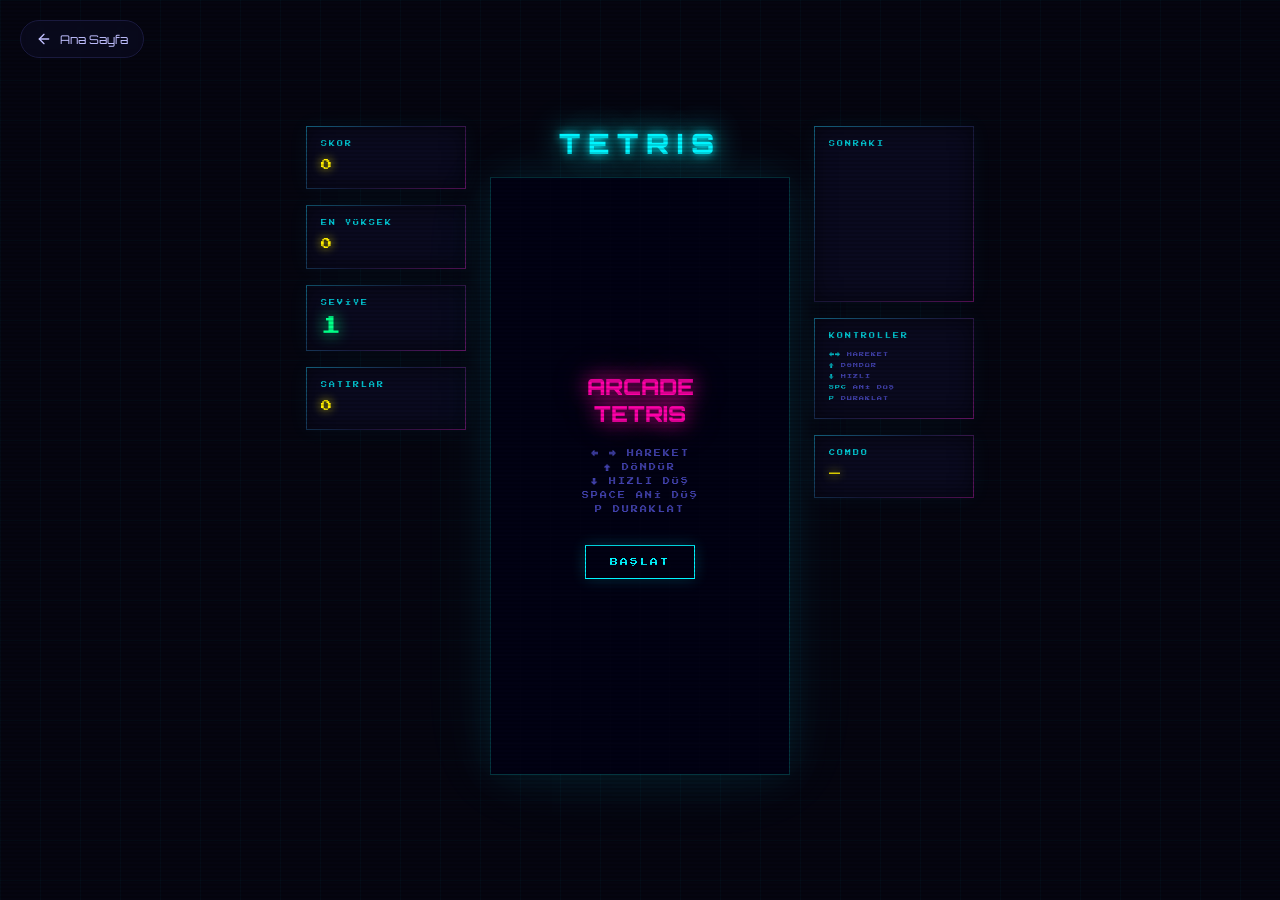
<file: tetris.html>
<!DOCTYPE html>
<html lang="tr">
<head>
<meta charset="UTF-8">
<meta name="viewport" content="width=device-width, initial-scale=1.0">
<title>TETRIS — ARCADE</title>
<style>
  @import url('https://fonts.googleapis.com/css2?family=Press+Start+2P&family=Orbitron:wght@400;700;900&display=swap');

  :root {
    --bg: #050510;
    --panel: #0a0a1f;
    --border: #1a1a3e;
    --neon-cyan: #00f5ff;
    --neon-pink: #ff00aa;
    --neon-yellow: #ffee00;
    --neon-green: #00ff88;
    --neon-orange: #ff6600;
    --text: #c0c0ff;
    --dim: #4040aa;
  }

  * { margin: 0; padding: 0; box-sizing: border-box; }

  body {
    background: var(--bg);
    font-family: 'Press Start 2P', monospace;
    display: flex;
    justify-content: center;
    align-items: center;
    min-height: 100vh;
    overflow: hidden;
    color: var(--text);
  }

  /* Animated background grid */
  body::before {
    content: '';
    position: fixed;
    inset: 0;
    background-image:
      linear-gradient(rgba(0,245,255,0.03) 1px, transparent 1px),
      linear-gradient(90deg, rgba(0,245,255,0.03) 1px, transparent 1px);
    background-size: 40px 40px;
    animation: gridMove 20s linear infinite;
    pointer-events: none;
  }

  @keyframes gridMove {
    0% { transform: translateY(0); }
    100% { transform: translateY(40px); }
  }

  /* Scanline effect */
  body::after {
    content: '';
    position: fixed;
    inset: 0;
    background: repeating-linear-gradient(
      0deg,
      transparent,
      transparent 2px,
      rgba(0,0,0,0.15) 2px,
      rgba(0,0,0,0.15) 4px
    );
    pointer-events: none;
    z-index: 999;
  }

  .wrapper {
    display: flex;
    gap: 24px;
    align-items: flex-start;
    position: relative;
    z-index: 1;
  }

  /* Side panels */
  .side-panel {
    width: 160px;
    display: flex;
    flex-direction: column;
    gap: 16px;
  }

  .panel-box {
    background: var(--panel);
    border: 1px solid var(--border);
    padding: 14px;
    position: relative;
    box-shadow: 0 0 20px rgba(0,245,255,0.05), inset 0 0 20px rgba(0,0,0,0.5);
  }

  .panel-box::before {
    content: '';
    position: absolute;
    top: -1px; left: -1px; right: -1px; bottom: -1px;
    border: 1px solid transparent;
    background: linear-gradient(135deg, var(--neon-cyan), transparent, var(--neon-pink)) border-box;
    -webkit-mask: linear-gradient(#fff 0 0) padding-box, linear-gradient(#fff 0 0);
    -webkit-mask-composite: destination-out;
    mask-composite: exclude;
    opacity: 0.3;
  }

  .panel-label {
    font-size: 6px;
    color: var(--neon-cyan);
    letter-spacing: 2px;
    text-transform: uppercase;
    margin-bottom: 10px;
    opacity: 0.8;
  }

  .panel-value {
    font-size: 11px;
    color: var(--neon-yellow);
    text-shadow: 0 0 10px var(--neon-yellow);
    line-height: 1.6;
  }

  /* Main game area */
  .game-container {
    display: flex;
    flex-direction: column;
    align-items: center;
    gap: 16px;
  }

  .game-title {
    font-family: 'Orbitron', monospace;
    font-size: 28px;
    font-weight: 900;
    letter-spacing: 8px;
    color: var(--neon-cyan);
    text-shadow:
      0 0 10px var(--neon-cyan),
      0 0 30px var(--neon-cyan),
      0 0 60px rgba(0,245,255,0.3);
    animation: titlePulse 3s ease-in-out infinite;
  }

  @keyframes titlePulse {
    0%, 100% { text-shadow: 0 0 10px var(--neon-cyan), 0 0 30px var(--neon-cyan), 0 0 60px rgba(0,245,255,0.3); }
    50% { text-shadow: 0 0 20px var(--neon-cyan), 0 0 50px var(--neon-cyan), 0 0 80px rgba(0,245,255,0.5); }
  }

  .canvas-wrapper {
    position: relative;
    border: 1px solid rgba(0,245,255,0.2);
    box-shadow:
      0 0 40px rgba(0,245,255,0.1),
      0 0 80px rgba(0,245,255,0.05),
      inset 0 0 40px rgba(0,0,0,0.8);
    width: min(90vw, 300px);
  }

  canvas {
    display: block;
    background: #02020f;
    width: 100%;
    height: auto;
  }

  /* Overlay screens */
  .overlay {
    position: absolute;
    inset: 0;
    display: flex;
    flex-direction: column;
    align-items: center;
    justify-content: center;
    background: rgba(2, 2, 20, 0.92);
    gap: 20px;
    z-index: 10;
  }

  .overlay.hidden { display: none; }

  .overlay-title {
    font-family: 'Orbitron', monospace;
    font-size: 22px;
    font-weight: 900;
    color: var(--neon-pink);
    text-shadow: 0 0 20px var(--neon-pink), 0 0 40px rgba(255,0,170,0.4);
    text-align: center;
    animation: flicker 2s infinite;
  }

  @keyframes flicker {
    0%, 95%, 100% { opacity: 1; }
    96% { opacity: 0.4; }
    98% { opacity: 0.8; }
  }

  .overlay-sub {
    font-size: 7px;
    color: var(--dim);
    letter-spacing: 2px;
    text-align: center;
    line-height: 2;
  }

  .overlay-score {
    font-size: 10px;
    color: var(--neon-yellow);
    text-shadow: 0 0 10px var(--neon-yellow);
  }

  .btn {
    background: transparent;
    border: 1px solid var(--neon-cyan);
    color: var(--neon-cyan);
    font-family: 'Press Start 2P', monospace;
    font-size: 8px;
    padding: 12px 24px;
    cursor: pointer;
    letter-spacing: 2px;
    text-transform: uppercase;
    transition: all 0.2s;
    box-shadow: 0 0 15px rgba(0,245,255,0.2);
    margin-top: 8px;
  }

  .btn:hover {
    background: var(--neon-cyan);
    color: var(--bg);
    box-shadow: 0 0 30px var(--neon-cyan);
    transform: scale(1.05);
  }

  /* Next piece preview */
  #nextCanvas {
    display: block;
    background: transparent;
  }

  /* Controls hint */
  .controls {
    font-size: 5px;
    color: var(--dim);
    line-height: 2.2;
    letter-spacing: 1px;
  }

  .controls span {
    color: var(--neon-cyan);
    opacity: 0.7;
  }

  /* Line clear flash */
  .flash {
    position: absolute;
    inset: 0;
    background: white;
    opacity: 0;
    pointer-events: none;
    z-index: 5;
    transition: opacity 0.05s;
  }

  .flash.active { opacity: 0.15; }

  /* Level badge */
  .level-badge {
    font-size: 20px;
    color: var(--neon-green);
    text-shadow: 0 0 15px var(--neon-green);
  }

  /* Touch controls */
  .touch-controls {
    display: none;
    gap: clamp(4px, 1.5vw, 8px);
    justify-content: center;
    flex-wrap: wrap;
    max-width: 300px;
    margin-top: 8px;
  }
  .touch-controls.show { display: flex; }
  .touch-btn {
    background: var(--panel);
    border: 1px solid var(--border);
    color: var(--neon-cyan);
    font-family: 'Orbitron', monospace;
    font-size: clamp(16px, 4vw, 22px);
    font-weight: 700;
    cursor: pointer;
    padding: clamp(10px, 2vw, 14px) clamp(14px, 3vw, 20px);
    border-radius: 4px;
    box-shadow: 0 0 10px rgba(0,245,255,0.1);
    transition: all 0.1s;
    user-select: none;
    -webkit-user-select: none;
    touch-action: manipulation;
  }
  .touch-btn:active {
    background: var(--neon-cyan);
    color: var(--bg);
    transform: scale(0.95);
  }
  .touch-btn.wide {
    flex: 0 0 100%;
  }

  @media (max-width: 700px) {
    .wrapper { flex-direction: column; align-items: center; gap: 12px; }
    .side-panel { flex-direction: row; width: 100%; max-width: 300px; gap: 8px; }
    .side-panel .panel-box { flex: 1; padding: 10px; }
    .game-title { font-size: clamp(18px, 5vw, 24px); letter-spacing: 4px; }
    .panel-label { font-size: 5px; }
    .panel-value { font-size: 9px; }
    .level-badge { font-size: 14px; }
    .controls { display: none; }
    .side-panel:last-child .panel-box:last-child { display: none; }
  }

  /* Back to Home Button */
  .back-btn {
    position: fixed;
    top: 20px;
    left: 20px;
    z-index: 1000;
    text-decoration: none;
    color: var(--text);
    background: rgba(10, 10, 31, 0.8);
    padding: 10px 15px;
    border-radius: 30px;
    font-family: 'Orbitron', sans-serif;
    font-size: 12px;
    border: 1px solid var(--border);
    backdrop-filter: blur(5px);
    display: flex;
    align-items: center;
    gap: 8px;
    transition: all 0.2s;
  }
  .back-btn:hover {
    border-color: var(--neon-cyan);
    color: var(--neon-cyan);
    transform: translateX(4px);
  }
</style>
</head>
<body>

<a href="index.html" class="back-btn">
  <svg width="16" height="16" viewBox="0 0 24 24" fill="none" stroke="currentColor" stroke-width="2" stroke-linecap="round" stroke-linejoin="round"><line x1="19" y1="12" x2="5" y2="12"></line><polyline points="12 19 5 12 12 5"></polyline></svg>
  Ana Sayfa
</a>

<div class="wrapper">

  <!-- Sol panel -->
  <div class="side-panel">
    <div class="panel-box">
      <div class="panel-label">SKOR</div>
      <div class="panel-value" id="scoreDisplay">0</div>
    </div>
    <div class="panel-box">
      <div class="panel-label">EN YÜKSEK</div>
      <div class="panel-value" id="highScoreDisplay">0</div>
    </div>
    <div class="panel-box">
      <div class="panel-label">SEVİYE</div>
      <div class="level-badge" id="levelDisplay">1</div>
    </div>
    <div class="panel-box">
      <div class="panel-label">SATIRLAR</div>
      <div class="panel-value" id="linesDisplay">0</div>
    </div>
  </div>

  <!-- Oyun alanı -->
  <div class="game-container">
    <div class="game-title">TETRIS</div>

    <div class="canvas-wrapper">
      <canvas id="gameCanvas" width="300" height="600"></canvas>
      <div class="flash" id="flash"></div>

      <!-- Start screen -->
      <div class="overlay" id="startScreen">
        <div class="overlay-title">ARCADE<br>TETRIS</div>
        <div class="overlay-sub">
          ← → HAREKET<br>
          ↑ DÖNDÜR<br>
          ↓ HIZLI DÜŞ<br>
          SPACE ANİ DÜŞ<br>
          P DURAKLAT
        </div>
        <button class="btn" id="startBtn">BAŞLAT</button>
      </div>

      <!-- Pause screen -->
      <div class="overlay hidden" id="pauseScreen">
        <div class="overlay-title">DURAKLADI</div>
        <button class="btn" id="resumeBtn">DEVAM</button>
      </div>

      <!-- Game over screen -->
      <div class="overlay hidden" id="gameOverScreen">
        <div class="overlay-title">GAME<br>OVER</div>
        <div class="overlay-score" id="finalScore"></div>
        <button class="btn" id="restartBtn">YENİDEN</button>
      </div>
    </div>

    <div class="touch-controls" id="touchControls">
      <button class="touch-btn" data-action="left">←</button>
      <button class="touch-btn" data-action="rotate">↻</button>
      <button class="touch-btn" data-action="right">→</button>
      <button class="touch-btn" data-action="softDrop">↓</button>
      <button class="touch-btn wide" data-action="hardDrop">⤓ ANİ DÜŞ</button>
    </div>
  </div>

  <!-- Sağ panel -->
  <div class="side-panel">
    <div class="panel-box">
      <div class="panel-label">SONRAKI</div>
      <canvas id="nextCanvas" width="120" height="120"></canvas>
    </div>
    <div class="panel-box">
      <div class="panel-label">KONTROLLER</div>
      <div class="controls">
        <span>←→</span> HAREKET<br>
        <span>↑</span>  DÖNDÜR<br>
        <span>↓</span>  HIZLI<br>
        <span>SPC</span> ANİ DÜŞ<br>
        <span>P</span>   DURAKLAT
      </div>
    </div>
    <div class="panel-box">
      <div class="panel-label">COMBO</div>
      <div class="panel-value" id="comboDisplay">—</div>
    </div>
  </div>

</div>

<script>
const canvas = document.getElementById('gameCanvas');
const ctx = canvas.getContext('2d');
const nextCanvas = document.getElementById('nextCanvas');
const nCtx = nextCanvas.getContext('2d');

const COLS = 10, ROWS = 20, CELL = 30;

// Tetromino colors — neon palette
const COLORS = {
  I: { fill: '#00f5ff', glow: '#00f5ff' },
  O: { fill: '#ffee00', glow: '#ffee00' },
  T: { fill: '#cc00ff', glow: '#cc00ff' },
  S: { fill: '#00ff88', glow: '#00ff88' },
  Z: { fill: '#ff0055', glow: '#ff0055' },
  J: { fill: '#0066ff', glow: '#0066ff' },
  L: { fill: '#ff6600', glow: '#ff6600' },
};

const SHAPES = {
  I: [[0,0,0,0],[1,1,1,1],[0,0,0,0],[0,0,0,0]],
  O: [[1,1],[1,1]],
  T: [[0,1,0],[1,1,1],[0,0,0]],
  S: [[0,1,1],[1,1,0],[0,0,0]],
  Z: [[1,1,0],[0,1,1],[0,0,0]],
  J: [[1,0,0],[1,1,1],[0,0,0]],
  L: [[0,0,1],[1,1,1],[0,0,0]],
};

const SCORE_TABLE = { 1: 100, 2: 300, 3: 500, 4: 800 };

let board, piece, nextPiece, score, highScore, level, lines, combo, gameState, dropInterval, lastTime, dropCounter;

function init() {
  board = Array.from({length: ROWS}, () => Array(COLS).fill(null));
  score = 0;
  level = 1;
  lines = 0;
  combo = 0;
  gameState = 'idle';
  dropInterval = 800;
  lastTime = 0;
  dropCounter = 0;
  highScore = parseInt(localStorage.getItem('tetrisHS') || '0');
  updateUI();
  nextPiece = randomPiece();
}

function randomPiece() {
  const types = Object.keys(SHAPES);
  const type = types[Math.floor(Math.random() * types.length)];
  return {
    type,
    shape: SHAPES[type].map(r => [...r]),
    color: COLORS[type],
    x: Math.floor(COLS / 2) - Math.floor(SHAPES[type][0].length / 2),
    y: 0,
  };
}

function spawnPiece() {
  piece = { ...nextPiece, shape: nextPiece.shape.map(r => [...r]) };
  nextPiece = randomPiece();
  drawNextPiece();
  if (collides(piece, 0, 0)) {
    endGame();
  }
}

function rotate(shape) {
  const rows = shape.length, cols = shape[0].length;
  return Array.from({length: cols}, (_, c) => Array.from({length: rows}, (_, r) => shape[rows - 1 - r][c]));
}

function collides(p, dx, dy, shape) {
  shape = shape || p.shape;
  for (let r = 0; r < shape.length; r++) {
    for (let c = 0; c < shape[r].length; c++) {
      if (!shape[r][c]) continue;
      const nx = p.x + c + dx;
      const ny = p.y + r + dy;
      if (nx < 0 || nx >= COLS || ny >= ROWS) return true;
      if (ny >= 0 && board[ny][nx]) return true;
    }
  }
  return false;
}

function lock() {
  for (let r = 0; r < piece.shape.length; r++) {
    for (let c = 0; c < piece.shape[r].length; c++) {
      if (!piece.shape[r][c]) continue;
      const ny = piece.y + r;
      if (ny < 0) { endGame(); return; }
      board[ny][piece.x + c] = piece.color;
    }
  }
  clearLines();
  spawnPiece();
}

function clearLines() {
  let cleared = 0;
  for (let r = ROWS - 1; r >= 0; r--) {
    if (board[r].every(c => c !== null)) {
      board.splice(r, 1);
      board.unshift(Array(COLS).fill(null));
      cleared++;
      r++;
    }
  }
  if (cleared > 0) {
    combo++;
    const base = SCORE_TABLE[cleared] || 1000;
    const comboBonus = combo > 1 ? Math.floor(base * 0.5 * (combo - 1)) : 0;
    score += (base + comboBonus) * level;
    lines += cleared;
    level = Math.floor(lines / 10) + 1;
    dropInterval = Math.max(100, 800 - (level - 1) * 70);
    flashEffect();
    if (score > highScore) {
      highScore = score;
      localStorage.setItem('tetrisHS', highScore);
    }
    document.getElementById('comboDisplay').textContent = combo > 1 ? `x${combo}!` : '—';
  } else {
    combo = 0;
    document.getElementById('comboDisplay').textContent = '—';
  }
  updateUI();
}

function flashEffect() {
  const f = document.getElementById('flash');
  f.classList.add('active');
  setTimeout(() => f.classList.remove('active'), 80);
}

function ghostY() {
  let dy = 0;
  while (!collides(piece, 0, dy + 1)) dy++;
  return piece.y + dy;
}

function drawCell(ctx, x, y, color, size, alpha) {
  size = size || CELL;
  alpha = alpha !== undefined ? alpha : 1;
  ctx.save();
  ctx.globalAlpha = alpha;

  // Cell background
  ctx.fillStyle = '#000';
  ctx.fillRect(x * size + 1, y * size + 1, size - 2, size - 2);

  // Gradient fill
  const grad = ctx.createLinearGradient(x * size, y * size, x * size + size, y * size + size);
  grad.addColorStop(0, color.fill);
  grad.addColorStop(1, shadeColor(color.fill, -40));
  ctx.fillStyle = grad;
  ctx.fillRect(x * size + 1, y * size + 1, size - 2, size - 2);

  // Inner highlight
  ctx.fillStyle = 'rgba(255,255,255,0.2)';
  ctx.fillRect(x * size + 2, y * size + 2, size - 4, 4);

  // Glow border
  ctx.shadowColor = color.glow;
  ctx.shadowBlur = 8;
  ctx.strokeStyle = color.fill;
  ctx.lineWidth = 1;
  ctx.strokeRect(x * size + 1, y * size + 1, size - 2, size - 2);

  ctx.restore();
}

function shadeColor(hex, amount) {
  const n = parseInt(hex.replace('#',''), 16);
  const r = Math.max(0, Math.min(255, (n >> 16) + amount));
  const g = Math.max(0, Math.min(255, ((n >> 8) & 0xff) + amount));
  const b = Math.max(0, Math.min(255, (n & 0xff) + amount));
  return `rgb(${r},${g},${b})`;
}

function drawBoard() {
  ctx.clearRect(0, 0, canvas.width, canvas.height);

  // Background grid
  ctx.strokeStyle = 'rgba(255,255,255,0.03)';
  ctx.lineWidth = 1;
  for (let r = 0; r < ROWS; r++) {
    for (let c = 0; c < COLS; c++) {
      ctx.strokeRect(c * CELL, r * CELL, CELL, CELL);
    }
  }

  // Board cells
  for (let r = 0; r < ROWS; r++) {
    for (let c = 0; c < COLS; c++) {
      if (board[r][c]) {
        drawCell(ctx, c, r, board[r][c]);
      }
    }
  }

  if (!piece) return;

  // Ghost piece
  const gy = ghostY();
  if (gy !== piece.y) {
    for (let r = 0; r < piece.shape.length; r++) {
      for (let c = 0; c < piece.shape[r].length; c++) {
        if (!piece.shape[r][c]) continue;
        ctx.save();
        ctx.globalAlpha = 0.15;
        ctx.fillStyle = piece.color.fill;
        ctx.fillRect((piece.x + c) * CELL + 1, (gy + r) * CELL + 1, CELL - 2, CELL - 2);
        ctx.strokeStyle = piece.color.fill;
        ctx.lineWidth = 1;
        ctx.strokeRect((piece.x + c) * CELL + 1, (gy + r) * CELL + 1, CELL - 2, CELL - 2);
        ctx.restore();
      }
    }
  }

  // Active piece
  for (let r = 0; r < piece.shape.length; r++) {
    for (let c = 0; c < piece.shape[r].length; c++) {
      if (!piece.shape[r][c]) continue;
      drawCell(ctx, piece.x + c, piece.y + r, piece.color);
    }
  }
}

function drawNextPiece() {
  nCtx.clearRect(0, 0, nextCanvas.width, nextCanvas.height);
  if (!nextPiece) return;

  const s = nextPiece.shape;
  const cellSize = 22;
  const offsetX = Math.floor((nextCanvas.width - s[0].length * cellSize) / 2) / cellSize;
  const offsetY = Math.floor((nextCanvas.height - s.length * cellSize) / 2) / cellSize;

  for (let r = 0; r < s.length; r++) {
    for (let c = 0; c < s[r].length; c++) {
      if (!s[r][c]) continue;
      const px = (offsetX + c) * cellSize;
      const py = (offsetY + r) * cellSize;

      nCtx.fillStyle = '#000';
      nCtx.fillRect(px + 1, py + 1, cellSize - 2, cellSize - 2);

      const grad = nCtx.createLinearGradient(px, py, px + cellSize, py + cellSize);
      grad.addColorStop(0, nextPiece.color.fill);
      grad.addColorStop(1, shadeColor(nextPiece.color.fill, -40));
      nCtx.fillStyle = grad;
      nCtx.fillRect(px + 1, py + 1, cellSize - 2, cellSize - 2);

      nCtx.fillStyle = 'rgba(255,255,255,0.2)';
      nCtx.fillRect(px + 2, py + 2, cellSize - 4, 3);

      nCtx.shadowColor = nextPiece.color.glow;
      nCtx.shadowBlur = 6;
      nCtx.strokeStyle = nextPiece.color.fill;
      nCtx.lineWidth = 1;
      nCtx.strokeRect(px + 1, py + 1, cellSize - 2, cellSize - 2);
      nCtx.shadowBlur = 0;
    }
  }
}

function updateUI() {
  document.getElementById('scoreDisplay').textContent = score.toLocaleString('tr');
  document.getElementById('highScoreDisplay').textContent = highScore.toLocaleString('tr');
  document.getElementById('levelDisplay').textContent = level;
  document.getElementById('linesDisplay').textContent = lines;
}

function gameLoop(timestamp) {
  if (gameState !== 'playing') return;

  const delta = timestamp - lastTime;
  lastTime = timestamp;
  dropCounter += delta;

  if (dropCounter >= dropInterval) {
    dropCounter = 0;
    if (!collides(piece, 0, 1)) {
      piece.y++;
    } else {
      lock();
    }
  }

  drawBoard();
  requestAnimationFrame(gameLoop);
}

function startGame() {
  init();
  spawnPiece();
  drawNextPiece();
  gameState = 'playing';
  lastTime = 0;
  dropCounter = 0;
  document.getElementById('startScreen').classList.add('hidden');
  document.getElementById('gameOverScreen').classList.add('hidden');
  document.getElementById('touchControls').classList.add('show');
  requestAnimationFrame(ts => { lastTime = ts; requestAnimationFrame(gameLoop); });
}

function endGame() {
  gameState = 'gameover';
  document.getElementById('finalScore').textContent = `SKOR: ${score.toLocaleString('tr')}`;
  document.getElementById('gameOverScreen').classList.remove('hidden');
  document.getElementById('touchControls').classList.remove('show');
}

function togglePause() {
  if (gameState === 'playing') {
    gameState = 'paused';
    document.getElementById('pauseScreen').classList.remove('hidden');
  } else if (gameState === 'paused') {
    gameState = 'playing';
    document.getElementById('pauseScreen').classList.add('hidden');
    lastTime = 0;
    requestAnimationFrame(ts => { lastTime = ts; requestAnimationFrame(gameLoop); });
  }
}

// Controls
document.addEventListener('keydown', e => {
  if (gameState !== 'playing' && e.key !== 'p' && e.key !== 'P') return;
  switch(e.key) {
    case 'ArrowLeft':
      e.preventDefault();
      if (!collides(piece, -1, 0)) piece.x--;
      break;
    case 'ArrowRight':
      e.preventDefault();
      if (!collides(piece, 1, 0)) piece.x++;
      break;
    case 'ArrowDown':
      e.preventDefault();
      if (!collides(piece, 0, 1)) { piece.y++; score += 1; }
      else lock();
      dropCounter = 0;
      break;
    case 'ArrowUp':
      e.preventDefault();
      const rotated = rotate(piece.shape);
      if (!collides(piece, 0, 0, rotated)) {
        piece.shape = rotated;
      } else if (!collides(piece, 1, 0, rotated)) {
        piece.shape = rotated; piece.x++;
      } else if (!collides(piece, -1, 0, rotated)) {
        piece.shape = rotated; piece.x--;
      }
      break;
    case ' ':
      e.preventDefault();
      const dy = ghostY() - piece.y;
      piece.y = ghostY();
      score += dy * 2;
      lock();
      dropCounter = 0;
      break;
    case 'p':
    case 'P':
      if (gameState === 'playing' || gameState === 'paused') togglePause();
      break;
  }
  updateUI();
});

document.getElementById('startBtn').addEventListener('click', startGame);
document.getElementById('restartBtn').addEventListener('click', startGame);
document.getElementById('resumeBtn').addEventListener('click', togglePause);

// Touch controls
document.querySelectorAll('.touch-btn').forEach(btn => {
  btn.addEventListener('click', () => {
    if (gameState !== 'playing') return;
    const keyMap = { left:'ArrowLeft', right:'ArrowRight', rotate:'ArrowUp', softDrop:'ArrowDown', hardDrop:' ' };
    const key = keyMap[btn.dataset.action];
    if (key) document.dispatchEvent(new KeyboardEvent('keydown', { key }));
  });
});

// Swipe controls on canvas
let tx = 0, ty = 0;
const cw = document.querySelector('.canvas-wrapper');
cw.addEventListener('touchstart', e => { tx = e.touches[0].clientX; ty = e.touches[0].clientY; });
cw.addEventListener('touchend', e => {
  if (gameState !== 'playing') return;
  const dx = e.changedTouches[0].clientX - tx;
  const dy = e.changedTouches[0].clientY - ty;
  const ax = Math.abs(dx), ay = Math.abs(dy);
  if (ax < 20 && ay < 20) { document.dispatchEvent(new KeyboardEvent('keydown', { key: ' ' })); }
  else if (ax > ay) { document.dispatchEvent(new KeyboardEvent('keydown', { key: dx > 0 ? 'ArrowRight' : 'ArrowLeft' })); }
  else { document.dispatchEvent(new KeyboardEvent('keydown', { key: dy > 0 ? 'ArrowDown' : 'ArrowUp' })); }
});

// Initial draw
init();
drawBoard();
</script>
</body>
</html>
</file>
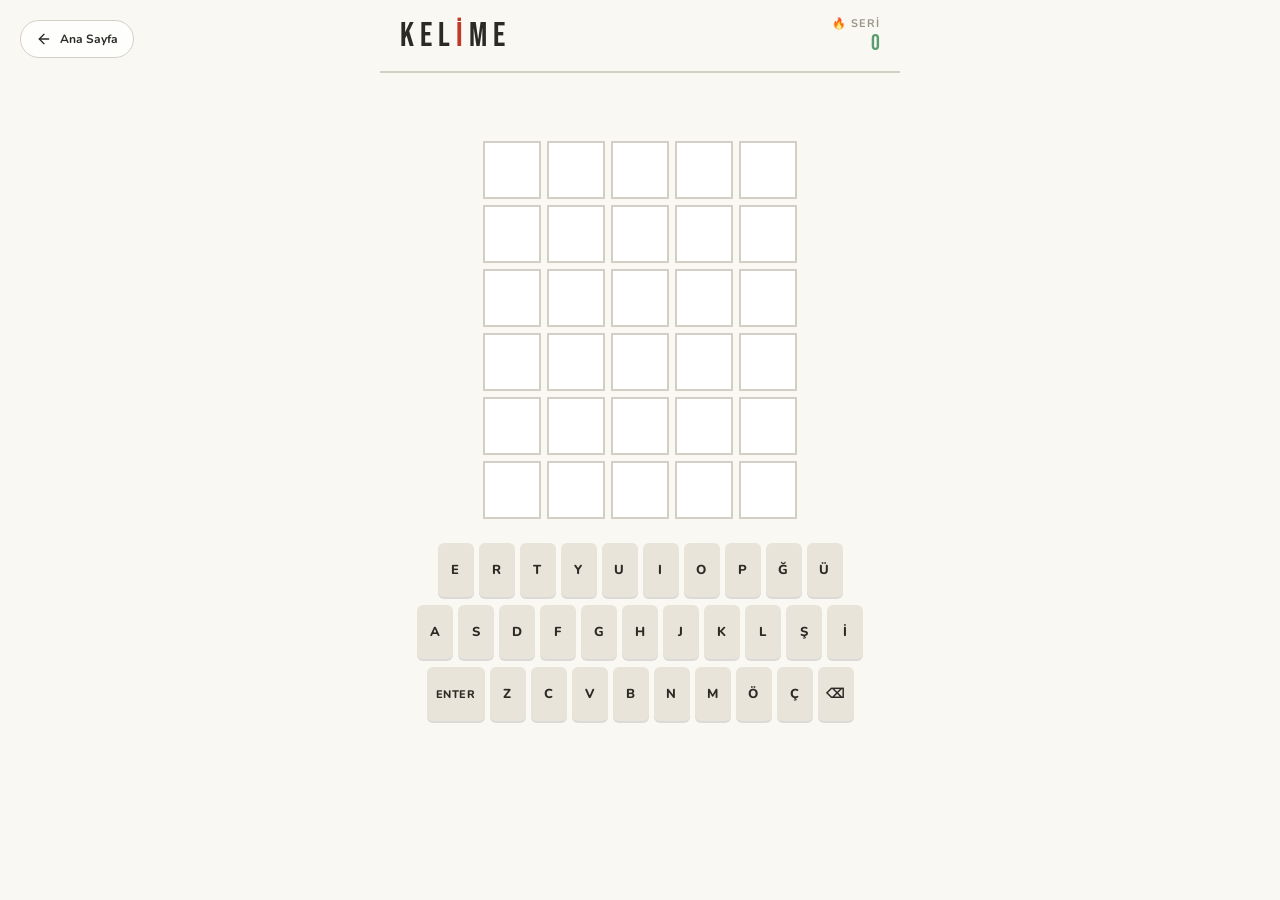
<file: wordle.html>
<!DOCTYPE html>
<html lang="tr">
<head>
<meta charset="UTF-8">
<meta name="viewport" content="width=device-width, initial-scale=1.0">
<title>KELIME</title>
<style>
@import url('https://fonts.googleapis.com/css2?family=Bebas+Neue&family=Nunito:wght@300;400;700;800&display=swap');

:root {
  --bg: #faf8f3;
  --surface: #ffffff;
  --border: #d4cfc4;
  --text: #2c2a25;
  --subtext: #9a9488;
  --correct: #5a9e6f;
  --present: #c9a84c;
  --absent: #8a8580;
  --correct-light: #e8f5ee;
  --present-light: #fdf3dc;
  --absent-light: #efefed;
  --key-bg: #e8e4da;
  --key-text: #2c2a25;
  --accent: #c0392b;
}

* { margin:0; padding:0; box-sizing:border-box; }

body {
  background: var(--bg);
  font-family: 'Nunito', sans-serif;
  min-height: 100vh;
  display: flex;
  flex-direction: column;
  align-items: center;
  color: var(--text);
  padding-bottom: 30px;
}

/* Header */
header {
  width: 100%;
  max-width: 520px;
  display: flex;
  align-items: center;
  justify-content: space-between;
  padding: 16px 20px;
  border-bottom: 2px solid var(--border);
  margin-bottom: 24px;
}

.logo {
  font-family: 'Bebas Neue', sans-serif;
  font-size: clamp(24px, 7vw, 34px);
  letter-spacing: clamp(3px, 1.2vw, 6px);
  color: var(--text);
  line-height: 1;
}
.logo span { color: var(--accent); }

.header-right {
  display: flex;
  flex-direction: column;
  align-items: flex-end;
  gap: 2px;
}
.streak {
  font-size: 11px;
  font-weight: 700;
  color: var(--subtext);
  letter-spacing: 1px;
  text-transform: uppercase;
}
.streak-val {
  font-family: 'Bebas Neue', sans-serif;
  font-size: 22px;
  color: var(--correct);
  line-height: 1;
}

/* Status message */
.msg-bar {
  height: 32px;
  display: flex;
  align-items: center;
  justify-content: center;
  margin-bottom: 12px;
}
.msg {
  background: var(--text);
  color: var(--bg);
  font-size: 13px;
  font-weight: 700;
  letter-spacing: 1px;
  padding: 6px 18px;
  border-radius: 20px;
  opacity: 0;
  transform: translateY(-6px);
  transition: all 0.25s;
}
.msg.show {
  opacity: 1;
  transform: translateY(0);
}

/* Grid */
.grid {
  display: flex;
  flex-direction: column;
  gap: clamp(3px, 1vw, 6px);
  margin-bottom: 24px;
}

.row {
  display: flex;
  gap: clamp(3px, 1vw, 6px);
}

.tile {
  width: clamp(38px, 11vw, 58px);
  height: clamp(38px, 11vw, 58px);
  border: 2px solid var(--border);
  display: flex;
  align-items: center;
  justify-content: center;
  font-family: 'Bebas Neue', sans-serif;
  font-size: clamp(18px, 5.5vw, 28px);
  letter-spacing: 1px;
  color: var(--text);
  background: var(--surface);
  transition: border-color 0.1s;
  position: relative;
  user-select: none;
}

.tile.filled {
  border-color: #b0aa9e;
  animation: pop 0.1s ease-out;
}

.tile.correct {
  background: var(--correct);
  border-color: var(--correct);
  color: white;
}
.tile.present {
  background: var(--present);
  border-color: var(--present);
  color: white;
}
.tile.absent {
  background: var(--absent);
  border-color: var(--absent);
  color: white;
}

/* Flip animation on reveal */
.tile.reveal {
  animation: flip 0.5s ease forwards;
}

@keyframes flip {
  0%   { transform: rotateX(0deg); }
  49%  { transform: rotateX(90deg); }
  50%  { transform: rotateX(90deg); }
  100% { transform: rotateX(0deg); }
}

@keyframes pop {
  0%   { transform: scale(1); }
  50%  { transform: scale(1.12); }
  100% { transform: scale(1); }
}

@keyframes shake {
  0%,100% { transform: translateX(0); }
  20%  { transform: translateX(-6px); }
  40%  { transform: translateX(6px); }
  60%  { transform: translateX(-4px); }
  80%  { transform: translateX(4px); }
}

.row.shake { animation: shake 0.4s ease; }

@keyframes bounce {
  0%,100% { transform: translateY(0); }
  40% { transform: translateY(-16px); }
  60% { transform: translateY(-8px); }
}
.tile.bounce { animation: bounce 0.5s ease; }

/* Keyboard */
.keyboard {
  display: flex;
  flex-direction: column;
  gap: clamp(4px, 1.5vw, 8px);
  align-items: center;
  width: 100%;
  max-width: 520px;
  padding: 0 clamp(4px, 2vw, 8px);
}

.key-row {
  display: flex;
  gap: clamp(3px, 0.8vw, 5px);
  justify-content: center;
}

.key {
  height: clamp(44px, 10vw, 54px);
  min-width: clamp(28px, 7vw, 36px);
  padding: 0 6px;
  border: none;
  border-radius: 6px;
  background: var(--key-bg);
  color: var(--key-text);
  font-family: 'Nunito', sans-serif;
  font-size: clamp(11px, 3vw, 13px);
  font-weight: 800;
  cursor: pointer;
  display: flex;
  align-items: center;
  justify-content: center;
  transition: all 0.15s;
  box-shadow: 0 2px 0 rgba(0,0,0,0.12);
  text-transform: uppercase;
  letter-spacing: 0.5px;
}
.key:active { transform: translateY(1px); box-shadow: none; }
.key.wide { min-width: 58px; font-size: 11px; }

.key.correct { background: var(--correct); color: white; box-shadow: 0 2px 0 rgba(0,0,0,0.15); }
.key.present { background: var(--present); color: white; box-shadow: 0 2px 0 rgba(0,0,0,0.15); }
.key.absent  { background: var(--absent);  color: white; box-shadow: 0 2px 0 rgba(0,0,0,0.1); }

/* Win overlay (inline, not modal) */
.result-box {
  display: none;
  flex-direction: column;
  align-items: center;
  gap: 12px;
  margin: 16px 0;
  padding: 20px 28px;
  background: var(--surface);
  border: 2px solid var(--border);
  border-radius: 12px;
  max-width: 340px;
  text-align: center;
  animation: fadeIn 0.4s ease;
}
.result-box.show { display: flex; }

@keyframes fadeIn {
  from { opacity:0; transform: translateY(10px); }
  to   { opacity:1; transform: translateY(0); }
}

.result-emoji { font-size: 40px; }
.result-title {
  font-family: 'Bebas Neue', sans-serif;
  font-size: 28px;
  letter-spacing: 3px;
  color: var(--text);
}
.result-word {
  font-size: 13px;
  color: var(--subtext);
}
.result-word strong { color: var(--text); font-size: 16px; letter-spacing: 2px; }

.play-again {
  background: var(--text);
  color: var(--bg);
  border: none;
  font-family: 'Nunito', sans-serif;
  font-size: 13px;
  font-weight: 800;
  letter-spacing: 2px;
  padding: 12px 28px;
  border-radius: 8px;
  cursor: pointer;
  text-transform: uppercase;
  transition: all 0.2s;
  margin-top: 4px;
}
.play-again:hover {
  background: var(--accent);
  transform: translateY(-1px);
}

/* Decorative dots */
.dots {
  display: flex;
  gap: 6px;
  margin: 8px 0;
}
.dot {
  width: 8px; height: 8px;
  border-radius: 50%;
  background: var(--border);
}
.dot.c { background: var(--correct); }
.dot.p { background: var(--present); }

/* Back to Home Button */
.back-btn {
  position: fixed;
  top: 20px;
  left: 20px;
  z-index: 1000;
  text-decoration: none;
  color: var(--text);
  background: rgba(255, 255, 255, 0.8);
  padding: 10px 15px;
  border-radius: 30px;
  font-family: 'Nunito', sans-serif;
  font-size: 12px;
  font-weight: 700;
  border: 1px solid var(--border);
  backdrop-filter: blur(5px);
  display: flex;
  align-items: center;
  gap: 8px;
  transition: all 0.2s;
}
.back-btn:hover {
  border-color: var(--accent);
  color: var(--accent);
  transform: translateX(4px);
}
@media (max-width: 768px) {
  .back-btn {
    top: 10px;
    left: 10px;
    padding: 8px 12px;
    font-size: 11px;
  }
}
</style>
</head>
<body>

<a href="index.html" class="back-btn">
  <svg width="16" height="16" viewBox="0 0 24 24" fill="none" stroke="currentColor" stroke-width="2" stroke-linecap="round" stroke-linejoin="round"><line x1="19" y1="12" x2="5" y2="12"></line><polyline points="12 19 5 12 12 5"></polyline></svg>
  Ana Sayfa
</a>

<header>
  <div class="logo">KEL<span>İ</span>ME</div>
  <div class="header-right">
    <div class="streak">🔥 seri</div>
    <div class="streak-val" id="streakVal">0</div>
  </div>
</header>

<div class="msg-bar"><div class="msg" id="msg"></div></div>

<div class="grid" id="grid"></div>

<div class="result-box" id="resultBox">
  <div class="result-emoji" id="resultEmoji"></div>
  <div class="result-title" id="resultTitle"></div>
  <div class="dots"><div class="dot c"></div><div class="dot p"></div><div class="dot"></div></div>
  <div class="result-word" id="resultWord"></div>
  <button class="play-again" onclick="newGame()">YENİ KELİME</button>
</div>

<div class="keyboard" id="keyboard"></div>

<script>
// ─── WORD LIST ────────────────────────────────────────────────────────────────
const WORDS = [
  'ARABA','BEBEK','CADDE','DUMAN','ELMAS','FENER','GITAR','HASTA','İNSAN','JAPON',
  'KALEM','LAHIT','MADEN','NAZAR','OCAK','PASTA','RAKET','SANAT','TAŞİT','UZMAN',
  'VİTES','YAZAR','ZAMAN','ALARM','BANKA','ÇELIK','DAĞİL','ERKEK','FİKİR','GÜNEŞ',
  'HABER','İZMİR','KANAT','LAMBA','MASAL','NİYET','OYNAK','PERDE','RENK','SAHNE',
  'TAVAN','UÇUŞ','VATAN','YEMEĞİ','ZEMIN','ADRES','BULUT','ÇİÇEK','DENIZ','EVRİM',
  'FAYDA','GEMİ','HAYAL','İPEK','KADIN','LISAN','MEYVE','NOTER','OLGUN','PAZAR',
  'RESIM','SEZON','TARAF','UĞRAŞ','VERGI','YORUM','ZENGI','ARAZI','BİTKİ','ÇORBA',
  'DAVUL','EKRAN','FASIL','GÖREV','HESAP','İZLEM','KARMA','LOKAL','MUTLU','NÜKTE',
  'ÖZGÜR','PAZIR','RÜZGR','SALON','TAHTA','UMUT','VAKIF','YAZIM','ZATEN','ASKER',
  'BUĞDAY','ÇEVRE','DEVIR','EFSANE','FORUM','GÖRÜŞ','HAMUR','İNEK','KALIP','LEZIZ',
  'MIRAS','NEHIR','ORAN','PEYNR','RAYIÇ','SİVİL','TURİZ','UZAKL','VERİM','YIKIL',
  'ABIDE','BIÇAK','ÇANAK','DEMET','ELMAN','FIDAN','GÖLGE','HİSSE','İÇERİ','KABUL',
  'LIMON','MASKE','NIYET','OMLET','PİLAV','ROBOT','SIMIT','TOPUK','ULUSAL','VAPUR',
  'YILAN','ZORLU','AÇLIK','BÖLGE','ÇIĞIR','DAMAR','ETKEN','FENER','GELİR','HAMLE',
  'İKLİM','KARŞI','LANET','MANGA','NEHIR','OYUNU','PENÇE','RÜZGAR','SABAH','TANGI',
  'UZMAN','VURGU','YETKİ','ZİYAN','AKICI','BURUN','ÇÖMLEK','DÖNÜŞ','ERDEM','FAYDA',
  'GARIP','HIZLI','İŞARET','KAYAK','LOĞUSA','MEYDAN','NESIL','OTLAK','PETEK','RESMI',
  'SIVRI','TAŞIM','ULEMA','VAKIT','YANGI','ZORBA','ALARM','BIÇIM','ÇÖZÜM','DEVAM',
  'ELÇI','FAKIR','GÜDÜK','HİKAY','İKRAM','KURAL','LEVHA','MANTO','NAZIM','ONLAR',
  'PALTO','RAGBI','SUNUM','TEKLF','UNVAN','VENÜS','YANKI','ZİNCR',
  // Daha yaygın kelimeler
  'TEMEL','SINIF','KİTAP','OKUL','MASA','ARABA','KAPAK','DUVAR','PENCERE','YÜZÜK',
  'ÇANTA','BAHÇE','SOKAK','KÖPRÜ','NEHIR','GÖLET','ORMAN','YAYLA','KIYIM','BAYIR',
  'YUNUS','KARTAL','ASLAN','KAPLAN','KİRPİ','TAVŞAN','SİNEK','ARICI','BALIK','KARGO',
];

// Sadece 5 harflileri filtrele ve temizle
const VALID = [...new Set(
  WORDS.filter(w => [...w].length === 5).map(w => w.toUpperCase())
)];

// Türkçe klavye düzeni
const ROWS_TR = [
  ['E','R','T','Y','U','I','O','P','Ğ','Ü'],
  ['A','S','D','F','G','H','J','K','L','Ş','İ'],
  ['ENTER','Z','C','V','B','N','M','Ö','Ç','⌫']
];

// ─── STATE ────────────────────────────────────────────────────────────────────
let target, currentRow, currentCol, gameOver, board, revealed, streak;

function newGame() {
  target = VALID[Math.floor(Math.random() * VALID.length)];
  currentRow = 0;
  currentCol = 0;
  gameOver = false;
  board = Array.from({length:6}, () => Array(5).fill(''));
  revealed = Array.from({length:6}, () => Array(5).fill(null));
  streak = parseInt(localStorage.getItem('wordleStreak') || '0');
  document.getElementById('streakVal').textContent = streak;
  document.getElementById('resultBox').classList.remove('show');
  renderGrid();
  renderKeyboard();
  hideMsg();
}

// ─── RENDER ───────────────────────────────────────────────────────────────────
function renderGrid() {
  const grid = document.getElementById('grid');
  grid.innerHTML = '';
  for (let r = 0; r < 6; r++) {
    const row = document.createElement('div');
    row.className = 'row';
    row.id = `row-${r}`;
    for (let c = 0; c < 5; c++) {
      const tile = document.createElement('div');
      tile.className = 'tile';
      tile.id = `tile-${r}-${c}`;
      const letter = board[r][c];
      if (letter) { tile.textContent = letter; tile.classList.add('filled'); }
      if (revealed[r][c]) tile.classList.add(revealed[r][c]);
      row.appendChild(tile);
    }
    grid.appendChild(row);
  }
}

function renderKeyboard() {
  const kb = document.getElementById('keyboard');
  kb.innerHTML = '';
  ROWS_TR.forEach(keys => {
    const row = document.createElement('div');
    row.className = 'key-row';
    keys.forEach(k => {
      const btn = document.createElement('button');
      btn.className = 'key' + (k.length > 1 ? ' wide' : '');
      btn.textContent = k;
      btn.dataset.key = k;
      btn.addEventListener('click', () => handleKey(k));
      row.appendChild(btn);
    });
    kb.appendChild(row);
  });
}

function updateKeyColors() {
  // Build best state per letter
  const state = {};
  for (let r = 0; r < currentRow; r++) {
    for (let c = 0; c < 5; c++) {
      const letter = board[r][c];
      const rev = revealed[r][c];
      if (!state[letter] || priority(rev) > priority(state[letter])) {
        state[letter] = rev;
      }
    }
  }
  document.querySelectorAll('.key').forEach(btn => {
    const k = btn.dataset.key;
    if (state[k]) {
      btn.classList.remove('correct','present','absent');
      btn.classList.add(state[k]);
    }
  });
}

function priority(s) { return s==='correct'?3:s==='present'?2:s==='absent'?1:0; }

// ─── INPUT ────────────────────────────────────────────────────────────────────
document.addEventListener('keydown', e => {
  if (gameOver) return;
  if (e.key === 'Enter') handleKey('ENTER');
  else if (e.key === 'Backspace') handleKey('⌫');
  else if (/^[a-zA-ZçÇğĞıİöÖşŞüÜ]$/.test(e.key)) handleKey(e.key.toUpperCase());
});

function handleKey(key) {
  if (gameOver) return;

  if (key === '⌫') {
    if (currentCol > 0) {
      currentCol--;
      board[currentRow][currentCol] = '';
      updateTile(currentRow, currentCol, '', false);
    }
    return;
  }

  if (key === 'ENTER') {
    submitGuess();
    return;
  }

  if (currentCol < 5) {
    board[currentRow][currentCol] = key;
    updateTile(currentRow, currentCol, key, true);
    currentCol++;
  }
}

function updateTile(r, c, letter, filled) {
  const tile = document.getElementById(`tile-${r}-${c}`);
  if (!tile) return;
  tile.textContent = letter;
  if (filled) tile.classList.add('filled');
  else tile.classList.remove('filled');
}

// ─── GUESS LOGIC ──────────────────────────────────────────────────────────────
function submitGuess() {
  if (currentCol < 5) { showMsg('5 harf gir!'); shakeRow(currentRow); return; }

  const guess = board[currentRow].join('');

  // Evaluate
  const result = evaluate(guess, target);
  revealed[currentRow] = result;

  // Animate tiles with flip
  revealRow(currentRow, result, () => {
    updateKeyColors();
    const won = result.every(r => r === 'correct');
    if (won) {
      streak++;
      localStorage.setItem('wordleStreak', streak);
      document.getElementById('streakVal').textContent = streak;
      gameOver = true;
      const msgs = ['Mükemmel! 🎯','Harika! 🔥','Çok iyi! 👏','İyi! 😊','Oldu! 😅','Son anda! 😰'];
      setTimeout(() => showResult(true, msgs[currentRow] || 'Tebrikler!'), 400);
    } else {
      currentRow++;
      currentCol = 0;
      if (currentRow === 6) {
        streak = 0;
        localStorage.setItem('wordleStreak', streak);
        document.getElementById('streakVal').textContent = streak;
        gameOver = true;
        setTimeout(() => showResult(false), 400);
      }
    }
  });
}

function evaluate(guess, target) {
  const result = Array(5).fill('absent');
  const targetArr = [...target];
  const guessArr = [...guess];
  const used = Array(5).fill(false);

  // First pass: correct
  for (let i = 0; i < 5; i++) {
    if (guessArr[i] === targetArr[i]) {
      result[i] = 'correct';
      used[i] = true;
    }
  }
  // Second pass: present
  for (let i = 0; i < 5; i++) {
    if (result[i] === 'correct') continue;
    for (let j = 0; j < 5; j++) {
      if (!used[j] && guessArr[i] === targetArr[j]) {
        result[i] = 'present';
        used[j] = true;
        break;
      }
    }
  }
  return result;
}

function revealRow(r, result, cb) {
  let done = 0;
  for (let c = 0; c < 5; c++) {
    const tile = document.getElementById(`tile-${r}-${c}`);
    const delay = c * 120;
    setTimeout(() => {
      tile.style.animationDelay = '0ms';
      tile.classList.add('reveal');
      setTimeout(() => {
        tile.classList.add(result[c]);
        tile.classList.remove('reveal');
        done++;
        if (done === 5 && cb) cb();
      }, 250);
    }, delay);
  }
}

function shakeRow(r) {
  const row = document.getElementById(`row-${r}`);
  row.classList.add('shake');
  setTimeout(() => row.classList.remove('shake'), 400);
}

// ─── UI ───────────────────────────────────────────────────────────────────────
let msgTimeout;
function showMsg(text) {
  const el = document.getElementById('msg');
  el.textContent = text;
  el.classList.add('show');
  clearTimeout(msgTimeout);
  msgTimeout = setTimeout(() => el.classList.remove('show'), 1800);
}
function hideMsg() {
  document.getElementById('msg').classList.remove('show');
}

function showResult(won) {
  const box = document.getElementById('resultBox');
  const emoji = document.getElementById('resultEmoji');
  const title = document.getElementById('resultTitle');
  const word = document.getElementById('resultWord');

  if (won) {
    emoji.textContent = '🎉';
    title.textContent = 'BİLDİN!';
    word.innerHTML = `Kelime: <strong>${target}</strong>`;
  } else {
    emoji.textContent = '😔';
    title.textContent = 'BİTTİ';
    word.innerHTML = `Kelime: <strong>${target}</strong>`;
  }
  box.classList.add('show');
}

// Start!
newGame();
</script>
</body>
</html>
</file>
